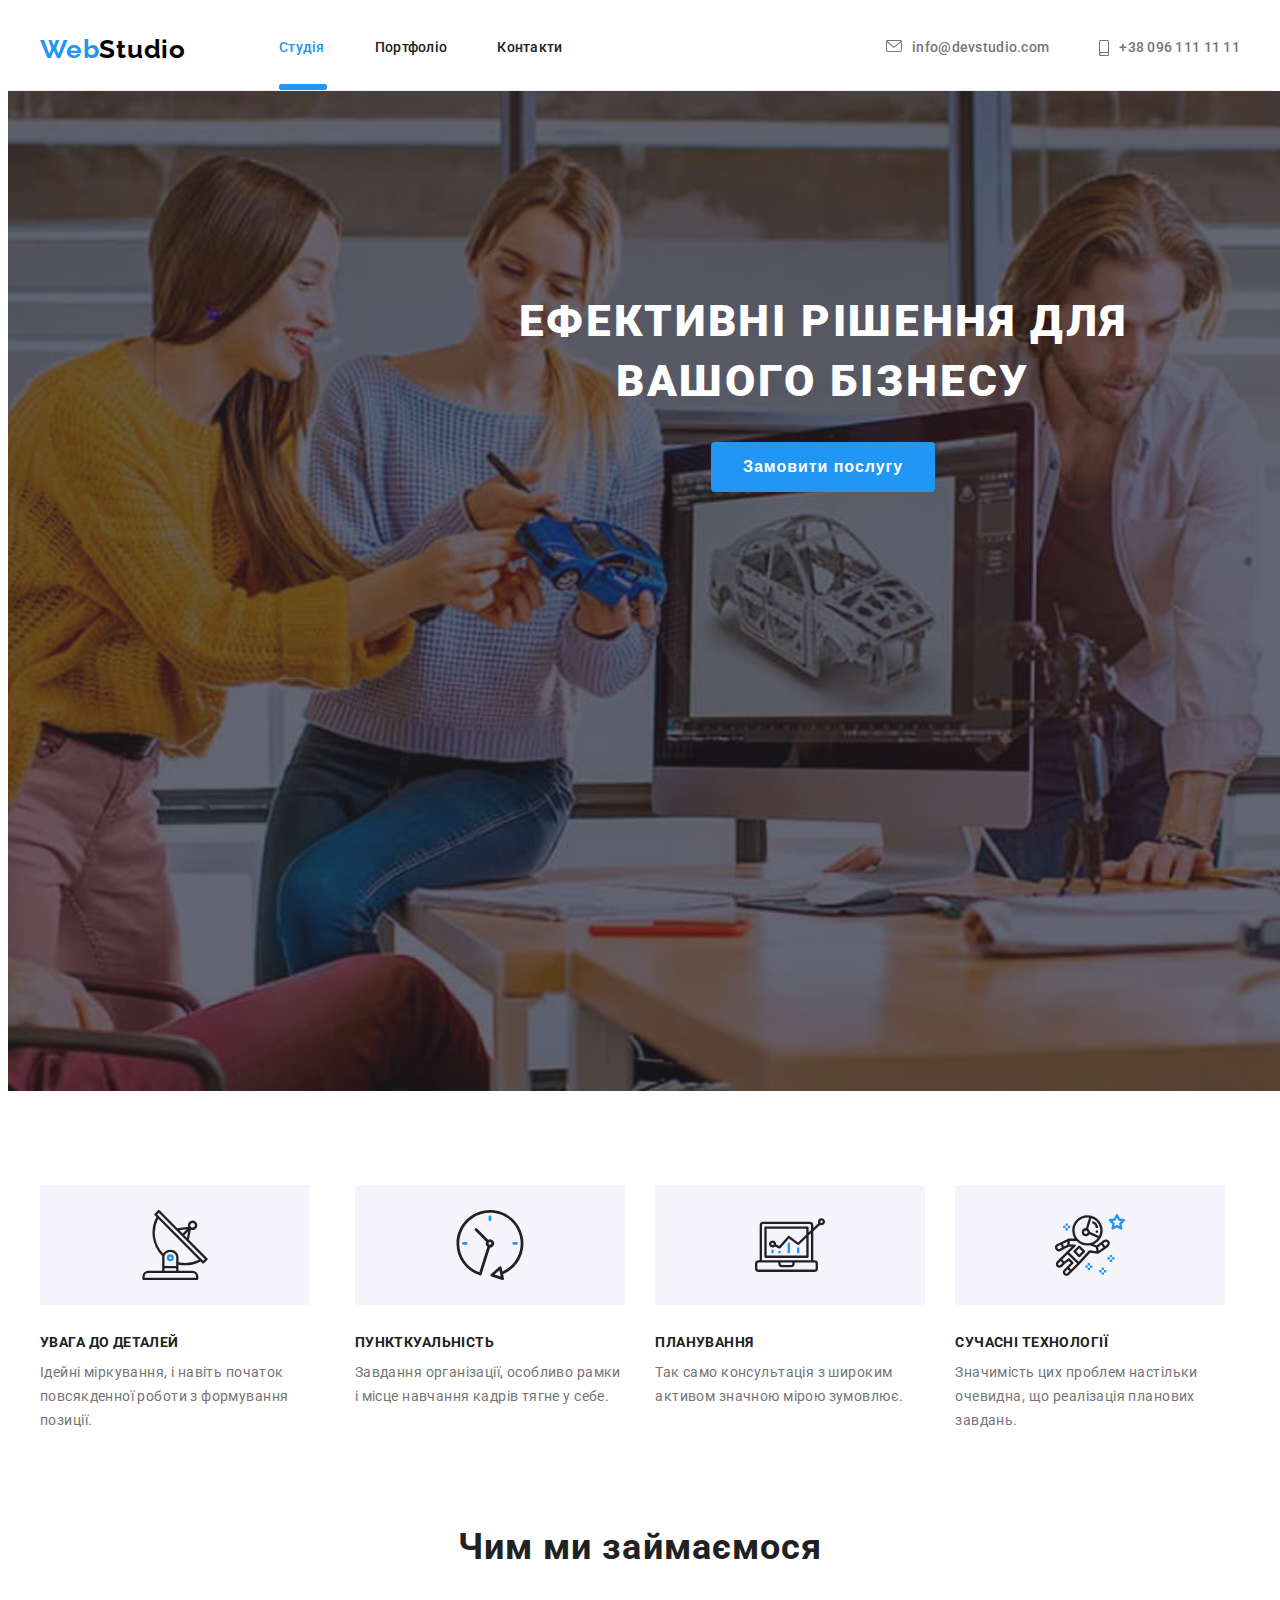
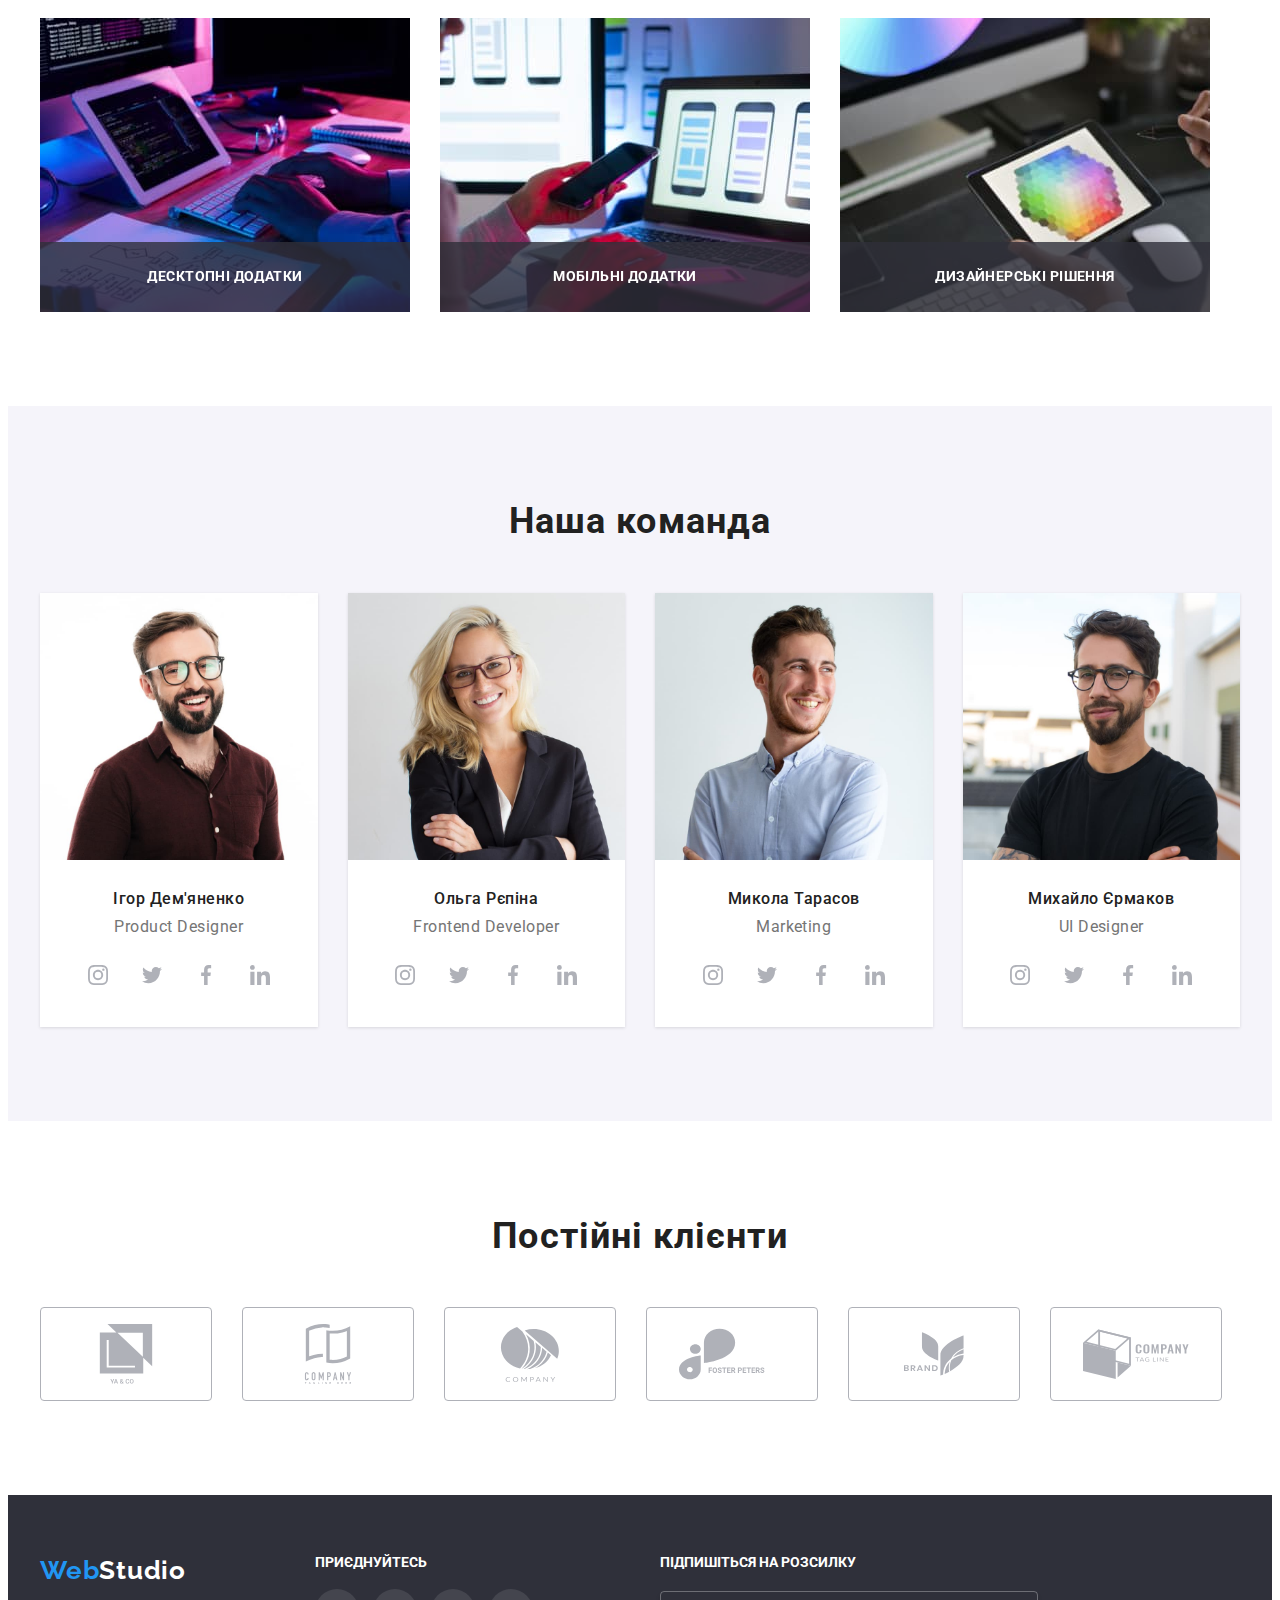
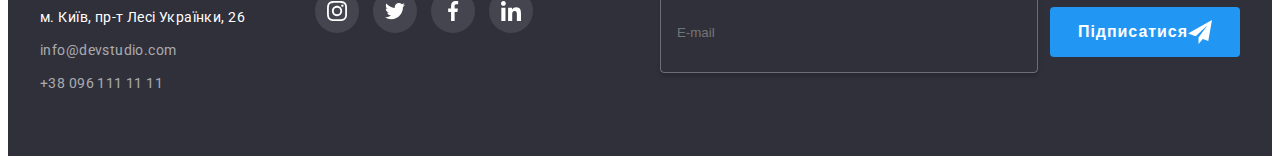
<file: index.html>
<!DOCTYPE html>
<html lang="uk">
    <head>
        <meta charset="UTF-8">
        <meta name="viewport" content="width=device-width, initial-scale=1.0">
        <link rel="preconnect" href="https://fonts.googleapis.com">
<link rel="preconnect" href="https://fonts.gstatic.com" crossorigin>
<link href="https://fonts.googleapis.com/css2?family=Raleway:wght@700&family=Roboto:wght@400;500;700;900&display=swap" rel="stylesheet">
<link rel="stylesheet" href="https://cdnjs.cloudflare.com/ajax/libs/modern-normalize/1.1.0/modern-normalize.min.css" integrity="sha512-wpPYUAdjBVSE4KJnH1VR1HeZfpl1ub8YT/NKx4PuQ5NmX2tKuGu6U/JRp5y+Y8XG2tV+wKQpNHVUX03MfMFn9Q==" crossorigin="anonymous" referrerpolicy="no-referrer" />
<link rel="stylesheet" href="css/styles.css">      
<title>Головна</title>
    </head>
    <body>
        <!--Верхня лінія-->
        <header>
            <div class="container headerdiv">
            <nav class="mainnav">
                <a href="./index.html" class="logomain"><span class="logoweb">Web</span>Studio</a>
                <ul class="menunav list">
                    <li><a class="mainmenu list current" href="index.html">Студія</a></li>
                    <li><a class="mainmenu list" href="portfolio.html">Портфоліо</a></li>
                    <li><a class="mainmenu list" href="">Контакти</a></li>
                </ul>
            </nav>
                <ul class="contactsnav list">
                    <li>
                        <div>
                        <a class="maincontacts list" href="mailto:info@devstudio.com">
                            <svg class="iconemail" width="16px" height="12px">
                                <use href="./images/symbols.svg#envelope"></use>
                            </svg>
                            info@devstudio.com
                        </a>
                        </div>
                    </li>
                    <li>
                        <div>
                        <a class="maincontacts list" href="tel:+380961111111">
                            <svg class="iconsmartphone" width="10px" height="16px">
                                <use href="./images/symbols.svg#smartphone"></use>
                            </svg>
                            +38 096 111 11 11
                        </a>
                        </div>
                    </li>
                </ul>
            </div>
        </header>
        <!--Шапка-->
        <main>
            <!--Герой-->
            <section class="mainpagebox">
                <div class="container overlay">
                <h1 class="mainpagetitle">
                    Ефективні рішення для Вашого бізнесу
                </h1>
                <button class="buttonopen" data-modal-open type="button">Замовити послугу</button>
                </div>
                <div data-modal class="backdrop is-hidden">
                    <div class="modal">
                        <button data-modal-close class="modalbutton">
                        <svg class="close" width="18px" height="18px"><use href="./images/symbol-defs.svg#close"></use></svg>
                        </button>
                        <p>Залиште свої дані, ми вам передзвонимо</p>
                        <form>
                            <div class="name">
                                <label class="form-label" type="name" for="username">Iм'я</label>
                                <input class="form-input" type="text" name="Name" id="username"/>
                                <svg width="18px" height="18px" class="nameitemform"><use href="./images/symbol-defin.svg#person-black"></use></svg>
                            </div>
                            <div class="phone">
                                <label class="form-label" type="phone" for="phone">Телефон</label>
                                <input class="form-input" type="tel" name="phone" id="phone"/>
                                <svg width="18px" height="18px" class="phoneitemform"><use href="./images/symbol-defin.svg#phone-black"></use></svg>
                            </div>
                            <div class="email">
                                <label class="form-label" type="email" for="email">Пошта</label>
                                <input class="form-input" type="email" name="email" id="email"/>
                                <svg width="18px" height="18px" class="emailitemform"><use href="./images/symbol-defin.svg#email-black"></use></svg>
                            </div>
                            <div class="comment">
                                <label class="form-label" type="textarea" for="textarea">Коментар</label>
                                <textarea class="form-input-agree" type="textarea" rows="6" name="textarea" id="textarea" placeholder="Введіть текст"></textarea>
                            </div>
                            <div class="agreetext">
                                <label class="agree-label">
                                    <input class="checkbox" type="checkbox" name="agreement"/>
                                    <span class="checkitem"><svg width="16" height="15"><use href="./images/defs.svg#icon-check"></use></svg></span>
                                    <p>Погоджуюся з розсилкою та приймаю <a class="agreelink" href="">Умови договору</a></p>
                                </label>
                            </div>
                            <button type="submit" class="agree">Відправити</button>
                        </form>
                    </div>
                </div>
            </section>
            <!--Особливості-->
            <section class="benefit">
                <div class="container">
                <h2 class="visually-hidden">Наші особливості</h2>
                <ul class="benefits list">
                    <li>
                        <div class="antenna">
                        <svg width="70px" height="70px"><use href="./images/icons.svg#antenna"></use></svg></div>
                        <h3 class="titlebenefits">Увага до деталей</h3>
                        <p class="textbenefits">Ідейні міркування, і навіть початок повсякденної роботи з формування позиції.</p>
                    </li>
                    <li>
                        <div class="clock">
                        <svg width="70px" height="70px"><use href="./images/icons.svg#clock"></use></svg></div>
                        <h3 class="titlebenefits">Пункткуальність</h3>
                        <p class="textbenefits">Завдання організації, особливо рамки і місце навчання кадрів тягне у себе.</p>
                    </li>
                    <li>
                        <div class="diagram">
                        <svg width="70px" height="70px"><use href="./images/icons.svg#diagram"></use></svg></div>
                        <h3 class="titlebenefits">Планування</h3>
                        <p class="textbenefits">Так само консультація з широким активом значною мірою зумовлює.</p>
                    </li>
                    <li>
                        <div class="astronaut">
                        <svg width="70px" height="70px"><use href="./images/icons.svg#astronaut"></use></svg></div>
                        <h3 class="titlebenefits">Сучасні технології</h3>
                        <p class="textbenefits">Значимість цих проблем настільки очевидна, що реалізація планових завдань.</p>
                    </li>
                </ul>
                </div>
            </section>
            <!--Чим ми займаємося-->
            <section class="work">
                <div class="container works">
                <h2>Чим ми займаємося</h2>
                <ul class="list">
                    <li class="working">
                        <img 
                        src="images/img01b.jpg" 
                        width="370" 
                        alt="programming"
                        >
                        <p>Десктопні додатки</p>
                    </li>
                    <li class="working">
                        <img 
                        src="images/img02b.jpg" 
                        width="370" 
                        alt="testing"
                        >
                        <p>Мобільні додатки</p>                           
                    </li>
                    <li class="working">
                        <img 
                        src="images/img03b.jpg" 
                        width="370" 
                        alt="design"
                        >
                        <p>Дизайнерські рішення</p>                         
                    </li>
                </ul>
                </div>
            </section>
            <!--Наша команда-->                        
            <section class="team">
                <div class="container teamsection">
                <h2 class="ourteamname">Наша команда</h2>
                <ul class="list">
                    <li class="teamsectionli">
                        <img 
                        src="images/img01a.jpg" 
                        width="260" 
                        alt="ihor_demyanenko"
                        >
                        <div class="teamdiv">
                        <h3 class="teammember">Ігор Дем'яненко</h3>
                        <p class="teamposition">Product Designer</p>
                        </div>
                            <ul class="teamicons">
                                <li><a class="teamiconlink" href="">
                                    <svg class="socialicon1" width="20px" height="20px"><use href="./images/icons.svg#instagram-1"></use></svg>
                                </a></li>
                                <li><a class="teamiconlink" href="">
                                    <svg class="socialicon1" width="20px" height="20px"><use href="./images/icons.svg#twitter-1"></use></svg>
                                </a></li>
                                <li><a class="teamiconlink" href="">
                                    <svg class="socialicon1" width="20px" height="20px"><use href="./images/icons.svg#facebook-1"></use></svg>
                                </a></li>
                                <li><a class="teamiconlink" href="">
                                    <svg class="socialicon1" width="20px" height="20px"><use href="./images/icons.svg#linkedin-1"></use></svg>
                                </a></li>
                            </ul>
                    </li>
                    <li class="teamsectionli">
                        <img 
                        src="images/img02a.jpg" 
                        width="260" 
                        alt="olha_repina"
                        >
                        <div class="teamdiv">
                        <h3 class="teammember">Ольга Рєпіна</h3>
                        <p class="teamposition">Frontend Developer</p>
                        </div>
                            <ul class="teamicons">
                                <li><a class="teamiconlink" href="">
                                    <svg class="socialicon1" width="20px" height="20px"><use href="./images/icons.svg#instagram-1"></use></svg>
                                </a></li>
                                <li><a class="teamiconlink" href="">
                                    <svg class="socialicon1" width="20px" height="20px"><use href="./images/icons.svg#twitter-1"></use></svg>
                                </a></li>
                                <li><a class="teamiconlink" href="">
                                    <svg class="socialicon1" width="20px" height="20px"><use href="./images/icons.svg#facebook-1"></use></svg>
                                </a></li>
                                <li><a class="teamiconlink" href="">
                                    <svg class="socialicon1" width="20px" height="20px"><use href="./images/icons.svg#linkedin-1"></use></svg>
                                </a></li>
                            </ul>
                    </li>
                    <li class="teamsectionli">
                        <img 
                        src="images/img03a.jpg" 
                        width="260" 
                        alt="mykola_tarasov"
                        >
                        <div class="teamdiv">
                        <h3 class="teammember">Микола Тарасов</h3>
                        <p class="teamposition">Marketing</p>
                        </div>
                            <ul class="teamicons">
                                <li><a class="teamiconlink" href="">
                                    <svg class="socialicon1" width="20px" height="20px"><use href="./images/icons.svg#instagram-1"></use></svg>
                                </a></li>
                                <li><a class="teamiconlink" href="">
                                    <svg class="socialicon1" width="20px" height="20px"><use href="./images/icons.svg#twitter-1"></use></svg>
                                </a></li>
                                <li><a class="teamiconlink" href="">
                                    <svg class="socialicon1" width="20px" height="20px"><use href="./images/icons.svg#facebook-1"></use></svg>
                                </a></li>
                                <li><a class="teamiconlink" href="">
                                    <svg class="socialicon1" width="20px" height="20px"><use href="./images/icons.svg#linkedin-1"></use></svg>
                                </a></li>
                            </ul>
                    </li>
                    <li class="teamsectionli">
                        <img 
                        src="images/img04a.jpg" 
                        width="260" 
                        alt="mykhailo_yermakov"
                        >
                        <div class="teamdiv">
                        <h3 class="teammember">Михайло Єрмаков</h3>
                        <p class="teamposition">UI Designer</p>
                        </div>
                            <ul class="teamicons">
                                <li><a class="teamiconlink" href="">
                                    <svg class="socialicon1" width="20px" height="20px"><use href="./images/icons.svg#instagram-1"></use></svg>
                                </a></li>
                                <li><a class="teamiconlink" href="">
                                    <svg class="socialicon1" width="20px" height="20px"><use href="./images/icons.svg#twitter-1"></use></svg>
                                </a></li>
                                <li><a class="teamiconlink" href="">
                                    <svg class="socialicon1" width="20px" height="20px"><use href="./images/icons.svg#facebook-1"></use></svg>
                                </a></li>
                                <li><a class="teamiconlink" href="">
                                    <svg class="socialicon1" width="20px" height="20px"><use href="./images/icons.svg#linkedin-1"></use></svg>
                                </a></li>
                            </ul>
                    </li>
                </ul>
                </div>
            </section>
                    <!--Клієнти-->                        
                    <section class="clients">
                        <div class="container clientlist">
                        <h2 class="ourclients">Постійні клієнти</h2>
                        <ul class="listclients">
                            <li><a class="linkclients" href=""><svg class="iconclients" width="106" height="60"><use href="./images/icons.svg#client1"></use></svg></a>
                            </li>
                            <li><a class="linkclients" href=""><svg class="iconclients" width="106" height="60"><use href="./images/icons.svg#client2"></use></svg></a>
                            </li>
                            <li><a class="linkclients" href=""><svg class="iconclients" width="106" height="60"><use href="./images/icons.svg#client3"></use></svg></a>
                            </li>
                            <li><a class="linkclients" href=""><svg class="iconclients" width="106" height="60"><use href="./images/icons.svg#client4"></use></svg></a>
                            </li>
                            <li><a class="linkclients" href=""><svg class="iconclients" width="106" height="60"><use href="./images/icons.svg#client5"></use></svg></a>
                            </li>
                            <li><a class="linkclients" href=""><svg class="iconclients" width="106" height="60"><use href="./images/icons.svg#client6"></use></svg></a>
                            </li>
                        </ul>
                        </div>
                    </section>
        </main>
        <footer>
        <!--Підвал-->
        <div class="container footerdiv">
            <div class="footercolumn1">
            <a href="/" class="logofooter"><span class="logoweb">Web</span><span class="logostudio">Studio</span></a>
            <address>
            <ul class="list">
               <li class="postaladdress"><a href="https://goo.gl/maps/3s3zqB7Dk2urCySu9">м. Київ, пр-т Лесі Українки, 26</a></li>
               <li class="otheraddress"><a href="mailto:info@devstudio.com">info@devstudio.com</a></li>
               <li class="otheraddress"><a href="tel:+380961111111">+38 096 111 11 11</a></li>
            </ul>
            </address>
            </div>
            <div class="footercolumn2">
            <p>Приєднуйтесь</p>
            <ul>
                <li class="instagramfooter">
                    <a class="linkinstagram" href="" title="Instagram">
                        <svg width="20px" height="20px"><use href="./images/icons.svg#instagram-2"></use></svg>
                    </a>
                </li>
                <li class="twitterfooter">
                    <a class="linktwitter" href="" title="Twitter">
                        <svg width="20px" height="20px"><use href="./images/icons.svg#twitter-2"></use></svg>
                    </a>    
                </li>
                <li class="facebookfooter">
                    <a class="linkfacebook" href="" title="Facebook">
                        <svg width="20px" height="20px"><use href="./images/icons.svg#facebook-2"></use></svg>
                    </a>
                </li>
                <li class="linkedinfooter">
                    <a class="linklinkedin" href="" title="Linkedin">
                        <svg width="20px" height="20px"><use href="./images/icons.svg#linkedin-2"></use></svg>
                    </a>
                </li>
            </ul>
            </div>
            <div class="footercolumn3">
                <p>Підпишіться на розсилку</p>
                <form>
                    <input class="inputfooter" type="Email" name="Email" placeholder="E-mail"/>
                    <button class="btnfooter" type="button" name="signup">
                            Підписатися
                            <svg width="24px" height="24px"><use href="./images/symbol-defin.svg#icon-send"></use></svg>
                    </button>
                </form>
            </div>
        </div>
        </footer>
        <script src="./js/modal.js"></script>
    </body>
</html>
</file>
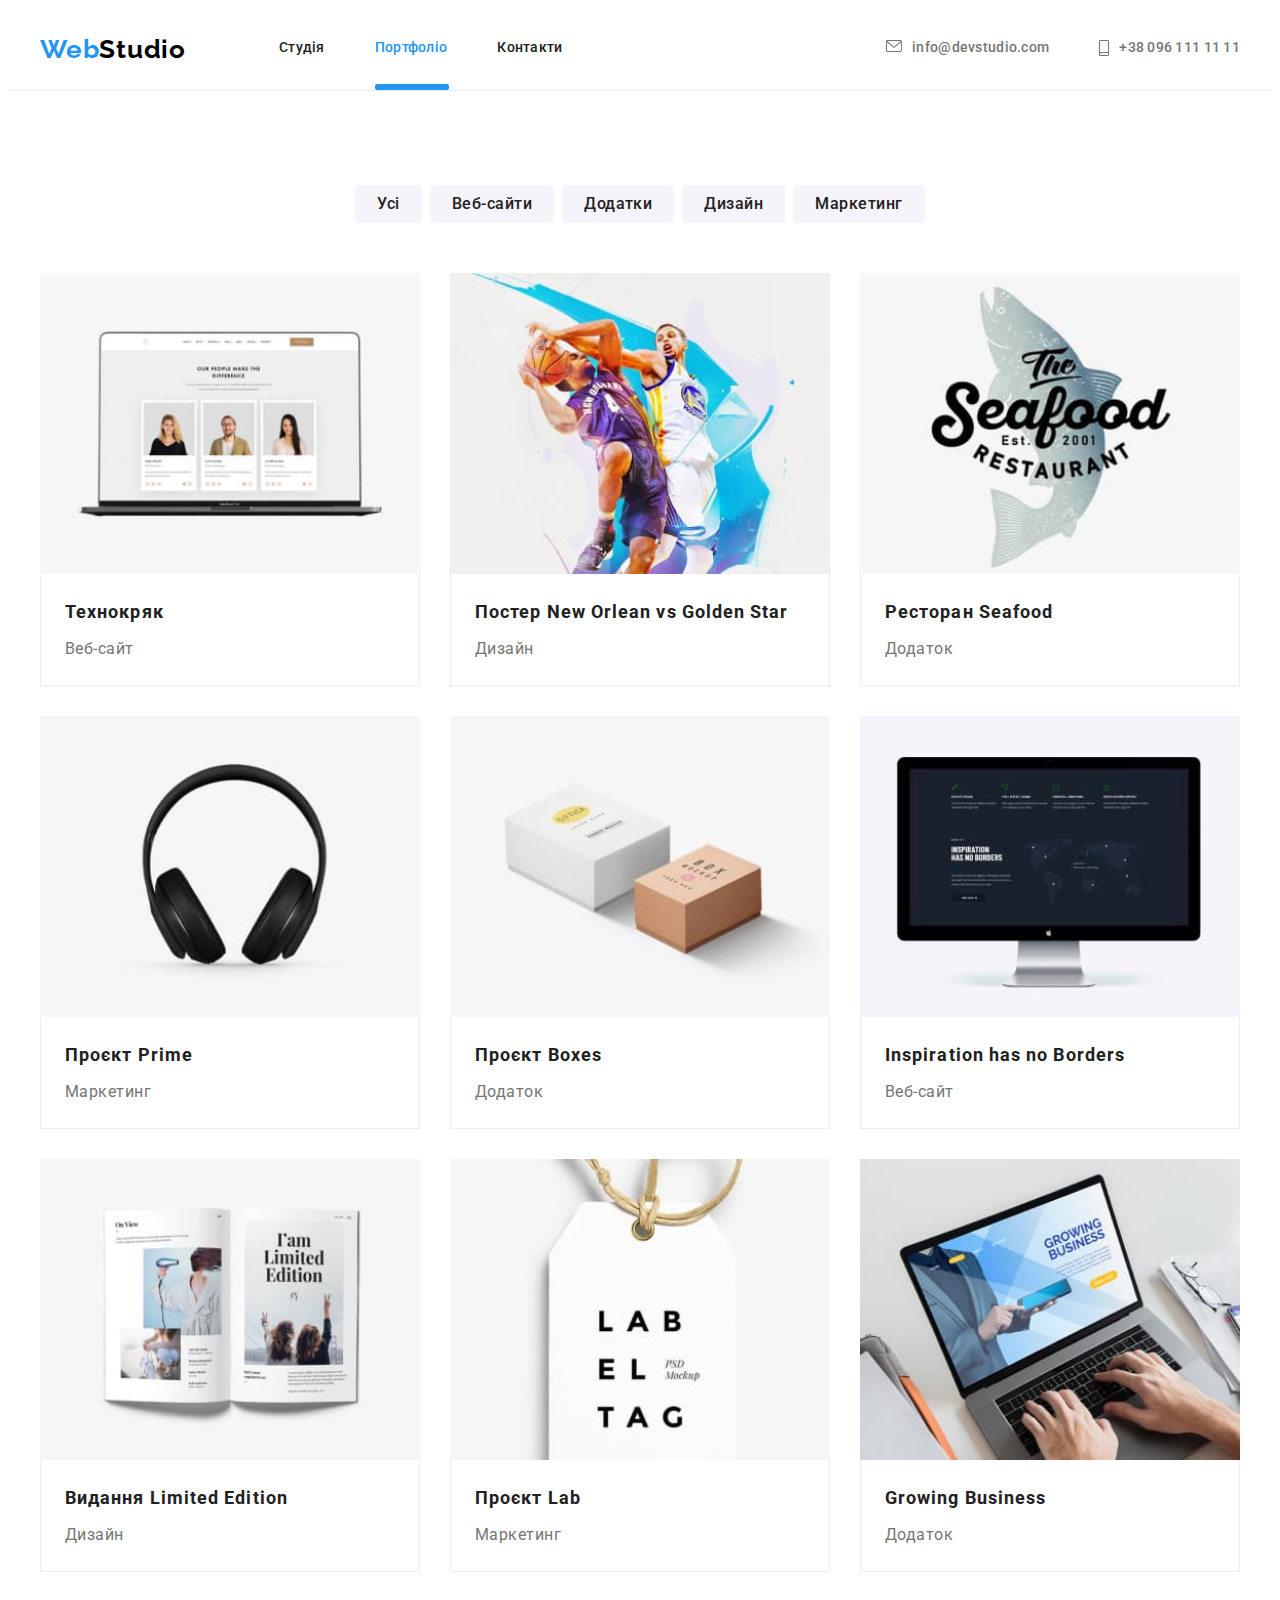
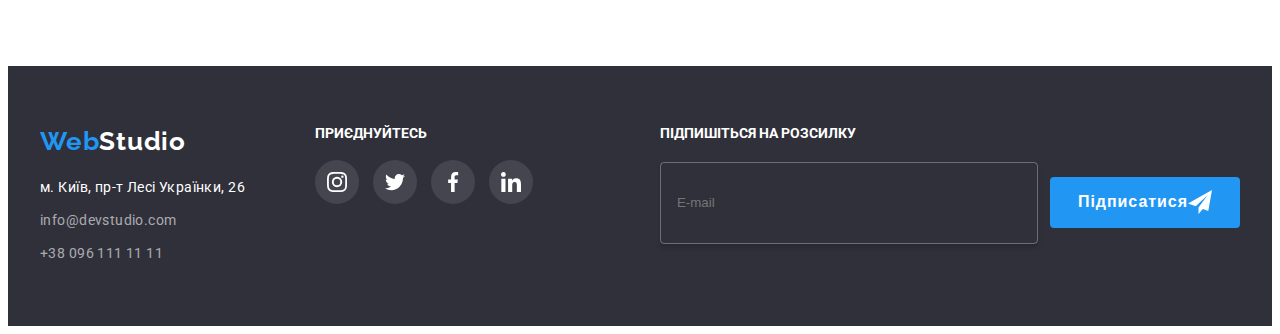
<file: portfolio.html>
<!DOCTYPE html>
<html lang="uk">
<head>
    <meta charset="UTF-8">
    <meta name="viewport" content="width=device-width, initial-scale=1.0">
    <link rel="preconnect" href="https://fonts.googleapis.com">
<link rel="preconnect" href="https://fonts.gstatic.com" crossorigin>
<link href="https://fonts.googleapis.com/css2?family=Raleway:wght@700&family=Roboto:wght@400;500;700;900&display=swap" rel="stylesheet">
<link rel="stylesheet" href="https://cdnjs.cloudflare.com/ajax/libs/modern-normalize/1.1.0/modern-normalize.min.css" integrity="sha512-wpPYUAdjBVSE4KJnH1VR1HeZfpl1ub8YT/NKx4PuQ5NmX2tKuGu6U/JRp5y+Y8XG2tV+wKQpNHVUX03MfMFn9Q==" crossorigin="anonymous" referrerpolicy="no-referrer" />
<link rel="stylesheet" href="css/styles.css">
<title>Портфоліо</title>
</head>
<body>
        <!--Верхня лінія-->
        <header>
            <div class="container headerdiv">
            <nav class="mainnav">
                <a href="./index.html" class="logomain"><span class="logoweb">Web</span>Studio</a>
                <ul class="menunav list">
                    <li><a class="mainmenu list" href="index.html">Студія</a></li>
                    <li><a class="mainmenu list current" href="portfolio.html">Портфоліо</a></li>
                    <li><a class="mainmenu list" href="">Контакти</a></li>
                </ul>
            </nav>
            <ul class="contactsnav list">
                <li>
                    <div>
                    <a class="maincontacts list" href="mailto:info@devstudio.com">
                        <svg class="iconemail" width="16px" height="12px">
                            <use href="./images/symbols.svg#envelope"></use>
                        </svg>
                        info@devstudio.com
                    </a>
                    </div>
                </li>
                <li>
                    <div>
                    <a class="maincontacts list" href="tel:+380961111111">
                        <svg class="iconsmartphone" width="10px" height="16px">
                            <use href="./images/symbols.svg#smartphone"></use>
                        </svg>
                        +38 096 111 11 11
                    </a>
                    </div>
                </li>
            </ul>
            </div>
        </header>
    <!--Шапка-->
    <main>
        <!--Перелік проектів-->
        <section class="pageportfolio">
            <div class="container portfolio">
            <h1 class="visually-hidden">Портфоліо робіт</h1>
            <ul class="projects">
                <li><button class="projectsbutton" type="button">Усі</button></li>
                <li><button class="projectsbutton" type="button">Веб-сайти</button></li>
                <li><button class="projectsbutton" type="button">Додатки</button></li>
                <li><button class="projectsbutton" type="button">Дизайн</button></li>
                <li><button class="projectsbutton" type="button">Маркетинг</button></li>
            </ul>
            <ul class="projectname list">
                <li class="projectlist"><a class="namelink" href="">
                    <div class="thumb">
                        <img src="./images/portfolio01.jpg" width="370" height="294" alt="Технокряк">
                        <div class="overlayproject"><p>Ресурс пропонує комплексні пропозиції з різним рівнем функціоналу та сервісів. Все це дозволить відвідувачу отримати вичерпні відомості про компанію чи приватну особу.</p></div>
                    </div>
                    <div class="portfolioflex">
                    <h2 class="portfoliotitle">Технокряк</h2>
                    <p class="description">Веб-сайт</p>
                    </div>
                    </a>
                </li>
                <li class="projectlist"><a class="namelink" href="">
                    <div class="thumb">
                        <img class="projectimg" src="./images/portfolio02.jpg" width="370" height="294" alt="Постер New Orlean vs Golden Star">
                        <div class="overlayproject"><p>Ресурс пропонує комплексні пропозиції з різним рівнем функціоналу та сервісів. Все це дозволить відвідувачу отримати вичерпні відомості про компанію чи приватну особу.</p></div>
                    </div>
                    <div class="portfolioflex">
                    <h2 class="portfoliotitle">Постер New Orlean vs Golden Star</h2>
                    <p class="description">Дизайн</p>
                    </div>
                    </a>
                </li>
                <li class="projectlist"><a class="namelink" href="">
                    <div class="thumb">
                        <img class="projectimg" src="./images/portfolio03.jpg" width="370" height="294" alt="Ресторан Seafood">
                        <div class="overlayproject"><p>Ресурс пропонує комплексні пропозиції з різним рівнем функціоналу та сервісів. Все це дозволить відвідувачу отримати вичерпні відомості про компанію чи приватну особу.</p></div>
                    </div>
                    <div class="portfolioflex">
                    <h2 class="portfoliotitle">Ресторан Seafood</h2>
                    <p class="description">Додаток</p>
                    </div>
                    </a>
                </li>
                <li class="projectlist"><a class="namelink" href="">
                    <div class="thumb">
                        <img class="projectimg" src="./images/portfolio04.jpg" width="370" height="294" alt="Проєкт Prime">
                        <div class="overlayproject"><p>Ресурс пропонує комплексні пропозиції з різним рівнем функціоналу та сервісів. Все це дозволить відвідувачу отримати вичерпні відомості про компанію чи приватну особу.</p></div>
                    </div>
                    <div class="portfolioflex">
                    <h2 class="portfoliotitle">Проєкт Prime</h2>
                    <p class="description">Маркетинг</p>
                    </div>
                    </a>
                </li>
                <li class="projectlist"><a class="namelink" href="">
                    <div class="thumb">
                        <img class="projectimg" src="./images/portfolio05.jpg" width="370" height="294" alt="Проєкт Boxes">
                        <div class="overlayproject"><p>Ресурс пропонує комплексні пропозиції з різним рівнем функціоналу та сервісів. Все це дозволить відвідувачу отримати вичерпні відомості про компанію чи приватну особу.</p></div>
                    </div>
                    <div class="portfolioflex">
                    <h2 class="portfoliotitle">Проєкт Boxes</h2>
                    <p class="description">Додаток</p>
                    </div>
                    </a>
                </li>
                <li class="projectlist"><a class="namelink" href="">
                    <div class="thumb">
                        <img class="projectimg" src="./images/portfolio06.jpg" width="370" height="294" alt="Inspiration has no Borders">
                        <div class="overlayproject"><p>Ресурс пропонує комплексні пропозиції з різним рівнем функціоналу та сервісів. Все це дозволить відвідувачу отримати вичерпні відомості про компанію чи приватну особу.</p></div>
                    </div>
                    <div class="portfolioflex">
                    <h2 class="portfoliotitle">Inspiration has no Borders</h2>
                    <p class="description">Веб-сайт</p>
                    </div>
                    </a>
                </li>
                <li class="projectlist"><a class="namelink" href="">
                    <div class="thumb">
                        <img class="projectimg" src="./images/portfolio07.jpg" width="370" height="294" alt="Видання Limited Edition">
                        <div class="overlayproject"><p>Ресурс пропонує комплексні пропозиції з різним рівнем функціоналу та сервісів. Все це дозволить відвідувачу отримати вичерпні відомості про компанію чи приватну особу.</p></div>
                    </div>
                    <div class="portfolioflex">
                    <h2 class="portfoliotitle">Видання Limited Edition</h2>
                    <p class="description">Дизайн</p>
                    </div>
                    </a>
                </li>
                <li class="projectlist"><a class="namelink" href="">
                    <div class="thumb">
                        <img class="projectimg" src="./images/portfolio08.jpg" width="370" height="294" alt="Проєкт Lab">
                        <div class="overlayproject"><p>Ресурс пропонує комплексні пропозиції з різним рівнем функціоналу та сервісів. Все це дозволить відвідувачу отримати вичерпні відомості про компанію чи приватну особу.</p></div>
                    </div>
                    <div class="portfolioflex">
                    <h2 class="portfoliotitle">Проєкт Lab</h2>
                    <p class="description">Маркетинг</p>
                    </div>
                    </a>
                </li>
                <li class="projectlist"><a class="namelink" href="">
                    <div class="thumb">
                        <img class="projectimg" src="./images/portfolio09.jpg" width="370" height="294" alt="Growing Business">
                        <div class="overlayproject"><p>Ресурс пропонує комплексні пропозиції з різним рівнем функціоналу та сервісів. Все це дозволить відвідувачу отримати вичерпні відомості про компанію чи приватну особу.</p></div>
                    </div>
                    <div class="portfolioflex">
                    <h2 class="portfoliotitle">Growing Business</h2>
                    <p class="description">Додаток</p>
                    </div>
                    </a>
                </li>
            </ul>
            </div>
        </section>
    </main>
    <footer>
        <!--Підвал-->
        <div class="container footerdiv">
            <div class="footercolumn1">
            <a href="/" class="logofooter"><span class="logoweb">Web</span><span class="logostudio">Studio</span></a>
            <address>
            <ul class="list">
               <li class="postaladdress"><a href="https://goo.gl/maps/3s3zqB7Dk2urCySu9">м. Київ, пр-т Лесі Українки, 26</a></li>
               <li class="otheraddress"><a href="mailto:info@devstudio.com">info@devstudio.com</a></li>
               <li class="otheraddress"><a href="tel:+380961111111">+38 096 111 11 11</a></li>
            </ul>
            </address>
            </div>
            <div class="footercolumn2">
            <p>Приєднуйтесь</p>
            <ul>
                <li class="instagramfooter">
                    <a class="linkinstagram" href="" title="Instagram">
                        <svg width="20px" height="20px"><use href="./images/icons.svg#instagram-2"></use></svg>
                    </a>
                </li>
                <li class="twitterfooter">
                    <a class="linktwitter" href="" title="Twitter">
                        <svg width="20px" height="20px"><use href="./images/icons.svg#twitter-2"></use></svg>
                    </a>    
                </li>
                <li class="facebookfooter">
                    <a class="linkfacebook" href="" title="Facebook">
                        <svg width="20px" height="20px"><use href="./images/icons.svg#facebook-2"></use></svg>
                    </a>
                </li>
                <li class="linkedinfooter">
                    <a class="linklinkedin" href="" title="Linkedin">
                        <svg width="20px" height="20px"><use href="./images/icons.svg#linkedin-2"></use></svg>
                    </a>
                </li>
            </ul>
            </div>
            <div class="footercolumn3">
                <p>Підпишіться на розсилку</p>
                <form>
                    <input class="inputfooter" type="Email" name="Email" placeholder="E-mail"/>
                    <button class="btnfooter" type="button" name="signup">
                            Підписатися
                            <svg width="24px" height="24px"><use href="./images/symbol-defin.svg#icon-send"></use></svg>
                    </button>
                </form>
            </div>
        </div>
        </footer>
        <script src="./js/modal.js"></script>
</body>
</html>
</file>
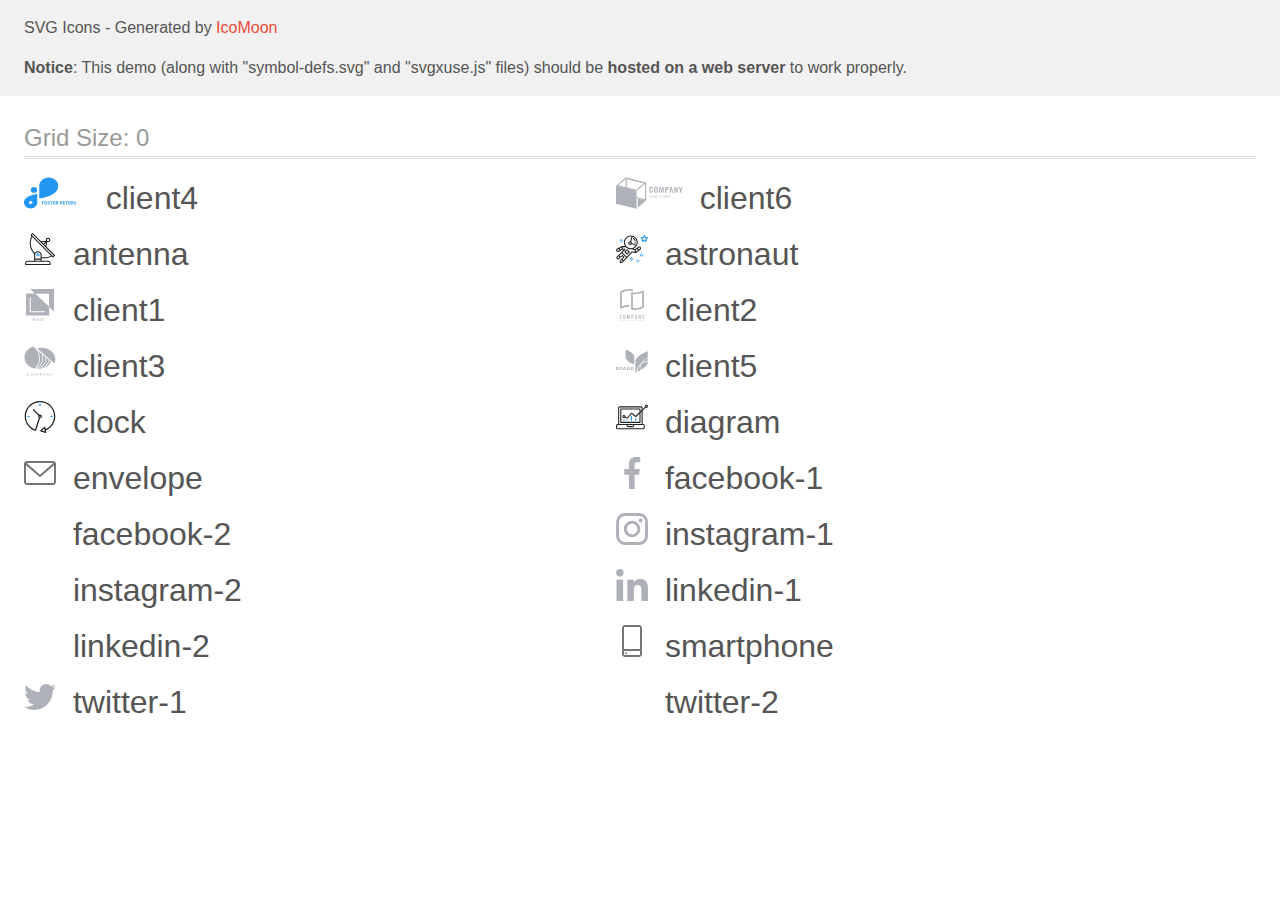
<file: icons/demo-external-svg.html>
<!doctype html>
<html>
<head>
    <title>IcoMoon - SVG Icons</title>
    <meta charset="utf-8">
    <meta name="viewport" content="width=device-width, initial-scale=1">
    <link rel="stylesheet" href="demo-files/demo.css">
    <link rel="stylesheet" href="style.css">
</head>
<body>
<header class="bgc1 clearfix">
<div class="mhl">
    <p>SVG Icons - Generated by <a href="https://icomoon.io/app">IcoMoon</a></p><p><strong>Notice</strong>: This demo (along with "symbol-defs.svg" and "svgxuse.js" files) should be <b>hosted on a web server</b> to work properly.</p>
</div>
</header>
    <div class="clearfix mhl ptl">
        <h1 class="mvm mtn fgc1">Grid Size: 0</h1>
        <div class="glyph fs1">
            <div class="clearfix pbs">
                <svg class="icon client4"><use xlink:href="symbol-defs.svg#client4"></use></svg><span class="name"> client4</span>
            </div>
        </div>
        <div class="glyph fs1">
            <div class="clearfix pbs">
                <svg class="icon client6"><use xlink:href="symbol-defs.svg#client6"></use></svg><span class="name"> client6</span>
            </div>
        </div>
        <div class="glyph fs1">
            <div class="clearfix pbs">
                <svg class="icon antenna"><use xlink:href="symbol-defs.svg#antenna"></use></svg><span class="name"> antenna</span>
            </div>
        </div>
        <div class="glyph fs1">
            <div class="clearfix pbs">
                <svg class="icon astronaut"><use xlink:href="symbol-defs.svg#astronaut"></use></svg><span class="name"> astronaut</span>
            </div>
        </div>
        <div class="glyph fs1">
            <div class="clearfix pbs">
                <svg class="icon client1"><use xlink:href="symbol-defs.svg#client1"></use></svg><span class="name"> client1</span>
            </div>
        </div>
        <div class="glyph fs1">
            <div class="clearfix pbs">
                <svg class="icon client2"><use xlink:href="symbol-defs.svg#client2"></use></svg><span class="name"> client2</span>
            </div>
        </div>
        <div class="glyph fs1">
            <div class="clearfix pbs">
                <svg class="icon client3"><use xlink:href="symbol-defs.svg#client3"></use></svg><span class="name"> client3</span>
            </div>
        </div>
        <div class="glyph fs1">
            <div class="clearfix pbs">
                <svg class="icon client5"><use xlink:href="symbol-defs.svg#client5"></use></svg><span class="name"> client5</span>
            </div>
        </div>
        <div class="glyph fs1">
            <div class="clearfix pbs">
                <svg class="icon clock"><use xlink:href="symbol-defs.svg#clock"></use></svg><span class="name"> clock</span>
            </div>
        </div>
        <div class="glyph fs1">
            <div class="clearfix pbs">
                <svg class="icon diagram"><use xlink:href="symbol-defs.svg#diagram"></use></svg><span class="name"> diagram</span>
            </div>
        </div>
        <div class="glyph fs1">
            <div class="clearfix pbs">
                <svg class="icon envelope"><use xlink:href="symbol-defs.svg#envelope"></use></svg><span class="name"> envelope</span>
            </div>
        </div>
        <div class="glyph fs1">
            <div class="clearfix pbs">
                <svg class="icon facebook-1"><use xlink:href="symbol-defs.svg#facebook-1"></use></svg><span class="name"> facebook-1</span>
            </div>
        </div>
        <div class="glyph fs1">
            <div class="clearfix pbs">
                <svg class="icon facebook-2"><use xlink:href="symbol-defs.svg#facebook-2"></use></svg><span class="name"> facebook-2</span>
            </div>
        </div>
        <div class="glyph fs1">
            <div class="clearfix pbs">
                <svg class="icon instagram-1"><use xlink:href="symbol-defs.svg#instagram-1"></use></svg><span class="name"> instagram-1</span>
            </div>
        </div>
        <div class="glyph fs1">
            <div class="clearfix pbs">
                <svg class="icon instagram-2"><use xlink:href="symbol-defs.svg#instagram-2"></use></svg><span class="name"> instagram-2</span>
            </div>
        </div>
        <div class="glyph fs1">
            <div class="clearfix pbs">
                <svg class="icon linkedin-1"><use xlink:href="symbol-defs.svg#linkedin-1"></use></svg><span class="name"> linkedin-1</span>
            </div>
        </div>
        <div class="glyph fs1">
            <div class="clearfix pbs">
                <svg class="icon linkedin-2"><use xlink:href="symbol-defs.svg#linkedin-2"></use></svg><span class="name"> linkedin-2</span>
            </div>
        </div>
        <div class="glyph fs1">
            <div class="clearfix pbs">
                <svg class="icon smartphone"><use xlink:href="symbol-defs.svg#smartphone"></use></svg><span class="name"> smartphone</span>
            </div>
        </div>
        <div class="glyph fs1">
            <div class="clearfix pbs">
                <svg class="icon twitter-1"><use xlink:href="symbol-defs.svg#twitter-1"></use></svg><span class="name"> twitter-1</span>
            </div>
        </div>
        <div class="glyph fs1">
            <div class="clearfix pbs">
                <svg class="icon twitter-2"><use xlink:href="symbol-defs.svg#twitter-2"></use></svg><span class="name"> twitter-2</span>
            </div>
        </div>
  </div>
<script defer src="svgxuse.js"></script>
</body>
</html>
</file>
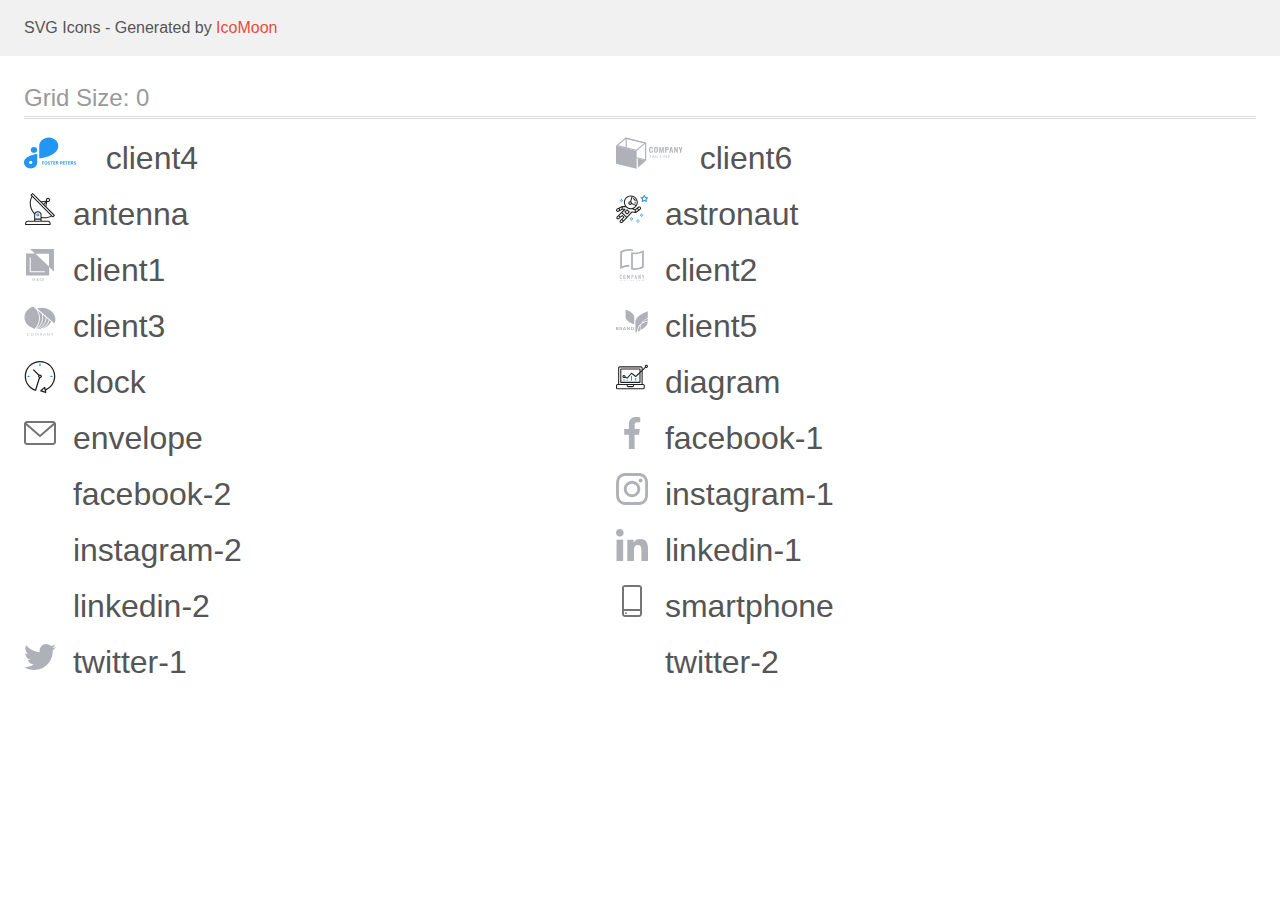
<file: icons/demo.html>
<!doctype html>
<html>
<head>
    <title>IcoMoon - SVG Icons</title>
    <meta charset="utf-8">
    <meta name="viewport" content="width=device-width, initial-scale=1">
    <link rel="stylesheet" href="demo-files/demo.css">
    <link rel="stylesheet" href="style.css">
</head>
<body>
<svg aria-hidden="true" style="position: absolute; width: 0; height: 0; overflow: hidden;" version="1.1" xmlns="http://www.w3.org/2000/svg" xmlns:xlink="http://www.w3.org/1999/xlink">
<defs>
<symbol id="client4" viewBox="0 0 65 32">
<path fill="#2196f3" style="fill: var(--color1, #2196f3)" d="M10.016 9.983h-0.002c-1.827 0-3.308 1.316-3.308 2.94v0.002c0 1.624 1.481 2.94 3.308 2.94h0.002c1.827 0 3.308-1.316 3.308-2.94v-0.002c0-1.624-1.481-2.94-3.308-2.94z"></path>
<path fill="#2196f3" style="fill: var(--color1, #2196f3)" d="M34.434 9.043c-0.005-2.255-1.015-4.417-2.81-6.012s-4.226-2.493-6.764-2.498v0c-2.538 0.004-4.972 0.902-6.767 2.497s-2.806 3.757-2.811 6.013v0 12.436c0 0 19.149-1.895 19.151-12.434v-0.002z"></path>
<path fill="#2196f3" style="fill: var(--color1, #2196f3)" d="M0 25.562c0.005 1.569 0.708 3.073 1.956 4.183s2.94 1.735 4.706 1.74v0c1.765-0.005 3.457-0.63 4.705-1.739s1.952-2.613 1.957-4.182v0-8.654c0 0-13.325 1.32-13.325 8.652zM6.662 27.112c-0.345 0-0.682-0.091-0.969-0.261s-0.511-0.413-0.643-0.696c-0.132-0.283-0.167-0.595-0.099-0.896s0.233-0.577 0.477-0.794 0.555-0.364 0.893-0.424c0.338-0.060 0.689-0.029 1.008 0.088s0.591 0.316 0.783 0.571c0.192 0.255 0.294 0.555 0.294 0.861 0.001 0.204-0.044 0.406-0.131 0.595s-0.216 0.36-0.378 0.505c-0.162 0.145-0.355 0.259-0.567 0.338s-0.439 0.119-0.669 0.119v-0.006z"></path>
<path fill="#2196f3" style="fill: var(--color1, #2196f3)" d="M20.128 26.258h-1.286v1.328h-0.67v-3.25h2.116v0.542h-1.446v0.839h1.286v0.54zM23.346 26.035c0 0.32-0.057 0.6-0.17 0.842s-0.275 0.427-0.487 0.558c-0.21 0.131-0.451 0.196-0.723 0.196-0.269 0-0.51-0.065-0.721-0.194s-0.375-0.314-0.491-0.554c-0.116-0.241-0.175-0.518-0.176-0.83v-0.161c0-0.32 0.057-0.601 0.172-0.844 0.116-0.244 0.279-0.431 0.489-0.56 0.211-0.131 0.452-0.196 0.723-0.196s0.511 0.065 0.721 0.196c0.211 0.129 0.374 0.316 0.489 0.56 0.116 0.242 0.174 0.523 0.174 0.841v0.145zM22.668 25.888c0-0.341-0.061-0.6-0.183-0.777s-0.296-0.266-0.522-0.266c-0.225 0-0.398 0.088-0.52 0.263-0.122 0.174-0.184 0.43-0.185 0.768v0.158c0 0.332 0.061 0.589 0.183 0.772s0.298 0.275 0.527 0.275c0.225 0 0.397-0.088 0.518-0.263 0.121-0.177 0.182-0.434 0.183-0.772v-0.158zM25.518 26.734c0-0.126-0.045-0.223-0.134-0.29-0.089-0.068-0.25-0.14-0.482-0.214-0.232-0.076-0.416-0.15-0.551-0.223-0.369-0.199-0.554-0.468-0.554-0.806 0-0.176 0.049-0.332 0.147-0.469 0.1-0.138 0.242-0.246 0.426-0.324 0.186-0.077 0.394-0.116 0.625-0.116 0.232 0 0.439 0.042 0.621 0.127 0.181 0.083 0.322 0.202 0.422 0.355 0.101 0.153 0.152 0.327 0.152 0.522h-0.67c0-0.149-0.047-0.264-0.141-0.346-0.094-0.083-0.225-0.125-0.395-0.125-0.164 0-0.291 0.035-0.382 0.105-0.091 0.068-0.136 0.159-0.136 0.272 0 0.106 0.053 0.194 0.158 0.266 0.107 0.071 0.264 0.138 0.471 0.201 0.381 0.115 0.659 0.257 0.833 0.426s0.261 0.381 0.261 0.634c0 0.281-0.106 0.502-0.319 0.663-0.213 0.159-0.499 0.239-0.859 0.239-0.25 0-0.478-0.045-0.683-0.136-0.205-0.092-0.362-0.218-0.471-0.377-0.107-0.159-0.161-0.344-0.161-0.554h0.672c0 0.359 0.214 0.538 0.643 0.538 0.159 0 0.284-0.032 0.373-0.096 0.089-0.065 0.134-0.156 0.134-0.272zM29.092 24.879h-0.996v2.708h-0.67v-2.708h-0.982v-0.542h2.647v0.542zM31.431 26.178h-1.286v0.871h1.509v0.538h-2.179v-3.25h2.174v0.542h-1.504v0.775h1.286v0.525zM33.251 26.396h-0.533v1.19h-0.67v-3.25h1.208c0.384 0 0.68 0.086 0.888 0.257s0.312 0.413 0.312 0.725c0 0.222-0.048 0.407-0.145 0.556-0.095 0.147-0.24 0.265-0.435 0.353l0.703 1.328v0.031h-0.719l-0.609-1.19zM32.717 25.854h0.54c0.168 0 0.298-0.042 0.391-0.127 0.092-0.086 0.138-0.205 0.138-0.355 0-0.153-0.044-0.274-0.132-0.362-0.086-0.088-0.219-0.132-0.4-0.132h-0.538v0.975zM36.775 26.441v1.145h-0.67v-3.25h1.268c0.244 0 0.458 0.045 0.643 0.134 0.186 0.089 0.329 0.216 0.429 0.382 0.1 0.164 0.15 0.35 0.15 0.56 0 0.318-0.109 0.57-0.328 0.754-0.217 0.183-0.519 0.275-0.904 0.275h-0.587zM36.775 25.899h0.598c0.177 0 0.312-0.042 0.404-0.125 0.094-0.083 0.141-0.202 0.141-0.357 0-0.159-0.047-0.288-0.141-0.386s-0.223-0.149-0.388-0.152h-0.614v1.020zM41.012 26.178h-1.286v0.871h1.509v0.538h-2.179v-3.25h2.174v0.542h-1.504v0.775h1.286v0.525zM44.119 24.879h-0.995v2.708h-0.67v-2.708h-0.982v-0.542h2.647v0.542zM46.458 26.178h-1.286v0.871h1.509v0.538h-2.178v-3.25h2.174v0.542h-1.504v0.775h1.286v0.525zM48.277 26.396h-0.533v1.19h-0.67v-3.25h1.208c0.384 0 0.68 0.086 0.888 0.257s0.313 0.413 0.313 0.725c0 0.222-0.048 0.407-0.145 0.556-0.095 0.147-0.24 0.265-0.435 0.353l0.703 1.328v0.031h-0.719l-0.609-1.19zM47.744 25.854h0.54c0.168 0 0.298-0.042 0.391-0.127 0.092-0.086 0.138-0.205 0.138-0.355 0-0.153-0.044-0.274-0.132-0.362-0.086-0.088-0.219-0.132-0.4-0.132h-0.538v0.975zM51.679 26.734c0-0.126-0.045-0.223-0.134-0.29-0.089-0.068-0.25-0.14-0.482-0.214-0.232-0.076-0.416-0.15-0.551-0.223-0.369-0.199-0.554-0.468-0.554-0.806 0-0.176 0.049-0.332 0.147-0.469 0.1-0.138 0.242-0.246 0.426-0.324 0.186-0.077 0.394-0.116 0.625-0.116 0.232 0 0.439 0.042 0.621 0.127 0.182 0.083 0.322 0.202 0.422 0.355 0.101 0.153 0.152 0.327 0.152 0.522h-0.67c0-0.149-0.047-0.264-0.141-0.346-0.094-0.083-0.225-0.125-0.395-0.125-0.164 0-0.291 0.035-0.382 0.105-0.091 0.068-0.136 0.159-0.136 0.272 0 0.106 0.053 0.194 0.158 0.266 0.107 0.071 0.264 0.138 0.471 0.201 0.381 0.115 0.658 0.257 0.833 0.426s0.261 0.381 0.261 0.634c0 0.281-0.106 0.502-0.319 0.663-0.213 0.159-0.499 0.239-0.859 0.239-0.25 0-0.478-0.045-0.683-0.136-0.205-0.092-0.362-0.218-0.471-0.377-0.107-0.159-0.161-0.344-0.161-0.554h0.672c0 0.359 0.214 0.538 0.643 0.538 0.159 0 0.283-0.032 0.373-0.096 0.089-0.065 0.134-0.156 0.134-0.272z"></path>
</symbol>
<symbol id="client6" viewBox="0 0 67 32">
<path fill="#afb1b8" style="fill: var(--color2, #afb1b8)" d="M33.724 15.224c-0.315-0.419-0.466-0.915-0.43-1.414v-2.050c0-0.628 0.142-1.106 0.428-1.433s0.775-0.489 1.469-0.488c0.652 0 1.115 0.139 1.389 0.417 0.299 0.355 0.444 0.789 0.411 1.226v0.482h-1.167v-0.488c0.004-0.16-0.007-0.319-0.034-0.478-0.017-0.108-0.076-0.208-0.167-0.284-0.12-0.081-0.271-0.121-0.423-0.111-0.16-0.010-0.318 0.031-0.444 0.117-0.102 0.084-0.169 0.193-0.193 0.313-0.033 0.167-0.049 0.337-0.046 0.507v2.488c-0.018 0.24 0.033 0.48 0.15 0.699 0.058 0.074 0.139 0.132 0.233 0.169s0.198 0.050 0.301 0.039c0.149 0.011 0.298-0.030 0.413-0.113 0.095-0.082 0.156-0.188 0.174-0.302 0.027-0.165 0.039-0.332 0.036-0.498v-0.505h1.167v0.461c0.033 0.456-0.109 0.909-0.403 1.289-0.268 0.305-0.725 0.457-1.396 0.457s-1.179-0.163-1.466-0.501z"></path>
<path fill="#afb1b8" style="fill: var(--color2, #afb1b8)" d="M38.583 15.245c-0.295-0.319-0.442-0.784-0.442-1.4v-2.157c0-0.609 0.147-1.070 0.442-1.383s0.788-0.469 1.478-0.467c0.686 0 1.177 0.156 1.471 0.467 0.295 0.313 0.444 0.774 0.444 1.383v2.157c0 0.609-0.15 1.076-0.449 1.397s-0.788 0.482-1.466 0.482c-0.679 0-1.181-0.163-1.478-0.48zM40.605 14.727c0.106-0.2 0.154-0.419 0.14-0.638v-2.641c0.014-0.215-0.034-0.43-0.138-0.626-0.059-0.075-0.142-0.135-0.238-0.172s-0.203-0.050-0.308-0.037c-0.105-0.013-0.212 0-0.308 0.037s-0.18 0.096-0.24 0.172c-0.106 0.195-0.154 0.41-0.14 0.626v2.653c-0.015 0.219 0.033 0.439 0.14 0.638 0.068 0.067 0.152 0.121 0.246 0.158s0.196 0.056 0.3 0.056c0.103 0 0.206-0.019 0.3-0.056s0.178-0.091 0.246-0.158v-0.012z"></path>
<path fill="#afb1b8" style="fill: var(--color2, #afb1b8)" d="M43.38 9.901h1.256l0.945 3.979 0.966-3.979h1.222l0.123 5.743h-0.904l-0.097-3.992-0.932 3.992h-0.725l-0.966-4.006-0.089 4.006h-0.913l0.114-5.743z"></path>
<path fill="#afb1b8" style="fill: var(--color2, #afb1b8)" d="M49.301 9.901h1.957c1.127 0 1.691 0.544 1.691 1.631 0 1.041-0.593 1.561-1.78 1.56h-0.667v2.553h-1.208l0.007-5.743zM50.973 12.356c0.119 0.013 0.24 0.004 0.355-0.028s0.22-0.084 0.309-0.154c0.139-0.194 0.2-0.422 0.174-0.649 0.006-0.175-0.013-0.35-0.058-0.521-0.017-0.057-0.047-0.111-0.089-0.158s-0.093-0.086-0.153-0.116c-0.168-0.069-0.353-0.101-0.539-0.092h-0.469v1.716h0.469z"></path>
<path fill="#afb1b8" style="fill: var(--color2, #afb1b8)" d="M54.691 9.901h1.297l1.331 5.743h-1.126l-0.263-1.324h-1.157l-0.271 1.324h-1.143l1.331-5.743zM55.8 13.655l-0.452-2.411-0.452 2.411h0.903z"></path>
<path fill="#afb1b8" style="fill: var(--color2, #afb1b8)" d="M58.395 9.901h0.846l1.619 3.276v-3.276h1.003v5.743h-0.804l-1.628-3.42v3.42h-1.036l0.002-5.743z"></path>
<path fill="#afb1b8" style="fill: var(--color2, #afb1b8)" d="M64.209 13.455l-1.346-3.546h1.133l0.821 2.277 0.771-2.277h1.109l-1.329 3.546v2.19h-1.16v-2.19z"></path>
<path fill="#afb1b8" style="fill: var(--color2, #afb1b8)" d="M35.589 18.156v0.3h-0.986v2.334h-0.413v-2.334h-0.99v-0.3h2.389z"></path>
<path fill="#afb1b8" style="fill: var(--color2, #afb1b8)" d="M38.679 20.79h-0.319c-0.032 0.002-0.064-0.007-0.089-0.025-0.024-0.015-0.043-0.036-0.053-0.060l-0.285-0.626h-1.367l-0.285 0.626c-0.008 0.026-0.023 0.050-0.044 0.071-0.025 0.017-0.057 0.026-0.089 0.025h-0.319l1.208-2.634h0.42l1.222 2.624zM36.679 19.812h1.14l-0.483-1.072c-0.036-0.081-0.066-0.164-0.089-0.248-0.017 0.050-0.031 0.098-0.046 0.14l-0.044 0.11-0.478 1.070z"></path>
<path fill="#afb1b8" style="fill: var(--color2, #afb1b8)" d="M40.762 20.532c0.076 0.003 0.151 0.003 0.227 0 0.065-0.006 0.13-0.016 0.193-0.031 0.059-0.013 0.117-0.029 0.174-0.048 0.053-0.019 0.106-0.042 0.162-0.065v-0.592h-0.483c-0.012 0.001-0.024-0.001-0.035-0.005s-0.021-0.009-0.030-0.016c-0.008-0.006-0.014-0.013-0.018-0.022s-0.006-0.017-0.006-0.026v-0.202h0.937v1.010c-0.077 0.047-0.157 0.089-0.242 0.125-0.086 0.037-0.176 0.067-0.268 0.090-0.099 0.025-0.2 0.043-0.302 0.054-0.117 0.011-0.235 0.017-0.353 0.017-0.208 0.002-0.415-0.032-0.609-0.098-0.181-0.063-0.345-0.156-0.483-0.275-0.134-0.12-0.24-0.262-0.312-0.417-0.076-0.175-0.114-0.36-0.111-0.547-0.003-0.188 0.034-0.374 0.109-0.551 0.069-0.156 0.176-0.298 0.312-0.417 0.138-0.119 0.302-0.212 0.483-0.273 0.207-0.067 0.426-0.1 0.647-0.098 0.112-0 0.225 0.008 0.336 0.023 0.098 0.014 0.195 0.036 0.288 0.067 0.084 0.027 0.165 0.062 0.242 0.104 0.074 0.041 0.144 0.087 0.21 0.138l-0.116 0.163c-0.009 0.015-0.023 0.027-0.039 0.036s-0.036 0.014-0.055 0.014c-0.027-0.001-0.053-0.008-0.075-0.021-0.036-0.017-0.075-0.038-0.118-0.063-0.051-0.028-0.106-0.052-0.162-0.071-0.072-0.025-0.146-0.044-0.222-0.058-0.101-0.016-0.204-0.024-0.307-0.023-0.159-0.002-0.318 0.023-0.466 0.073-0.134 0.047-0.256 0.118-0.355 0.209-0.1 0.095-0.177 0.206-0.225 0.328-0.108 0.285-0.108 0.593 0 0.878 0.053 0.124 0.135 0.237 0.242 0.332 0.099 0.090 0.219 0.162 0.353 0.209 0.154 0.046 0.316 0.063 0.478 0.052v0z"></path>
<path fill="#afb1b8" style="fill: var(--color2, #afb1b8)" d="M44.612 20.49h1.319v0.3h-1.722v-2.634h0.413l-0.010 2.334z"></path>
<path fill="#afb1b8" style="fill: var(--color2, #afb1b8)" d="M47.304 20.79h-0.413v-2.634h0.413v2.634z"></path>
<path fill="#afb1b8" style="fill: var(--color2, #afb1b8)" d="M48.84 18.168c0.025 0.012 0.046 0.028 0.063 0.048l1.766 1.986c-0.002-0.031-0.002-0.063 0-0.094 0-0.029 0-0.058 0-0.085v-1.877h0.36v2.645h-0.208c-0.031 0.002-0.062-0.003-0.089-0.015-0.025-0.013-0.047-0.030-0.065-0.050l-1.764-1.984c0 0.031 0 0.061 0 0.090s0 0.056 0 0.081v1.877h-0.345v-2.634h0.215c0.023 0 0.046 0.004 0.068 0.012v0z"></path>
<path fill="#afb1b8" style="fill: var(--color2, #afb1b8)" d="M54.070 18.156v0.29h-1.464v0.87h1.186v0.279h-1.186v0.899h1.464v0.29h-1.889v-2.628h1.889z"></path>
<path fill="#afb1b8" style="fill: var(--color2, #afb1b8)" d="M10.782 1.888l18.343 4.497v15.757l-18.343-4.494v-15.759zM9.605 0.545v17.867l20.694 5.074v-17.865l-20.694-5.076z"></path>
<path fill="#afb1b8" style="fill: var(--color2, #afb1b8)" d="M20.696 31.781l-20.696-5.079v-17.866l20.696 5.076v17.868z"></path>
<path fill="#afb1b8" style="fill: var(--color2, #afb1b8)" d="M9.948 1.686l18.104 4.44-7.699 6.649-18.106-4.442 7.702-6.647zM9.605 0.545l-9.605 8.292 20.696 5.076 9.603-8.292-20.694-5.076z"></path>
<path fill="#afb1b8" style="fill: var(--color2, #afb1b8)" d="M21.861 30.776l8.438-7.287-8.438-2.071v9.358z"></path>
</symbol>
<symbol id="antenna" viewBox="0 0 32 32">
<path fill="#212121" style="fill: var(--color3, #212121)" d="M30.773 22.098l-8.443-8.505 0.937-4.615c0.242 0.094 0.499 0.144 0.758 0.146h0.006c1.192 0.014 2.17-0.941 2.184-2.133s-0.941-2.17-2.133-2.184c-1.192-0.014-2.17 0.941-2.184 2.133-0.003 0.255 0.039 0.509 0.125 0.749l-4.96 0.605-8.091-8.133c-0.099-0.101-0.235-0.159-0.377-0.16-0.14 0.001-0.274 0.056-0.373 0.155l-1.513 1.504c-0.208 0.208-0.208 0.546 0 0.754l0.814 0.826c-3.153 5.798-2.129 12.978 2.519 17.663 0.043 0.041 0.092 0.074 0.146 0.098-0.034 0.18-0.051 0.364-0.052 0.547v6.187h-6.4c-1.472 0.002-2.665 1.195-2.667 2.667v1.067c0 0.295 0.239 0.533 0.533 0.533h24.533c0.295 0 0.533-0.239 0.533-0.533v-1.067c-0.002-1.472-1.195-2.665-2.667-2.667h-6.4v-2.742c1.003 0.21 2.024 0.317 3.049 0.32 2.458-0.003 4.877-0.615 7.040-1.783l0.818 0.823c0.099 0.101 0.235 0.159 0.377 0.16 0.14-0.001 0.274-0.056 0.373-0.155l1.513-1.504c0.208-0.208 0.208-0.546 0-0.754zM23.28 6.233c0.418-0.415 1.093-0.414 1.508 0.004s0.414 1.093-0.004 1.508c-0.2 0.199-0.47 0.31-0.752 0.31h-0.003c-0.589-0.003-1.064-0.483-1.061-1.072 0.002-0.282 0.115-0.552 0.314-0.751h-0.002zM22.024 9.738l-0.598 2.946-1.175-1.182 1.774-1.763zM21.419 8.836l-1.92 1.909-1.485-1.493 3.405-0.415zM24.004 28.8c0.884 0 1.6 0.716 1.6 1.6v0.533h-23.467v-0.533c0-0.884 0.716-1.6 1.6-1.6h20.267zM16.537 26.667v1.067h-5.333v-1.067h5.333zM11.204 25.6v-4.053c0-1.294 1.196-2.347 2.667-2.347s2.667 1.053 2.667 2.347v4.053h-5.333zM17.604 23.904v-2.357c0-1.882-1.675-3.413-3.733-3.413-1.331-0.020-2.576 0.657-3.281 1.786-4.058-4.274-4.971-10.645-2.279-15.887l18.602 18.708c-2.872 1.461-6.165 1.873-9.309 1.163zM28.893 23.22l-21.057-21.181 0.755-0.752 7.935 7.98c0.004 0 0.006 0.007 0.010 0.010l13.115 13.191-0.757 0.752z"></path>
<path fill="#2196f3" style="fill: var(--color1, #2196f3)" d="M13.876 20.267h-0.005c-0.884-0.001-1.601 0.714-1.602 1.598s0.714 1.601 1.598 1.602h0.005c0.884 0.001 1.601-0.714 1.602-1.598s-0.714-1.601-1.598-1.602zM14.249 22.245c-0.1 0.1-0.236 0.156-0.378 0.155-0.295-0.002-0.532-0.242-0.531-0.536 0.001-0.141 0.057-0.276 0.157-0.375s0.233-0.154 0.373-0.155c0.295 0.002 0.532 0.241 0.53 0.536-0.001 0.141-0.057 0.276-0.157 0.375h0.005z"></path>
</symbol>
<symbol id="astronaut" viewBox="0 0 32 32">
<path fill="#2196f3" style="fill: var(--color1, #2196f3)" d="M31.974 4.524c-0.063-0.193-0.229-0.333-0.43-0.363l-1.91-0.278-0.855-1.731c-0.179-0.365-0.777-0.365-0.956 0l-0.855 1.731-1.91 0.278c-0.201 0.029-0.367 0.17-0.431 0.363-0.062 0.193-0.011 0.405 0.135 0.547l1.383 1.348-0.326 1.903c-0.034 0.2 0.048 0.402 0.212 0.522 0.166 0.121 0.382 0.135 0.562 0.040l1.709-0.899 1.709 0.899c0.078 0.041 0.164 0.061 0.249 0.061 0.11 0 0.221-0.034 0.314-0.102 0.164-0.119 0.246-0.322 0.212-0.522l-0.326-1.903 1.383-1.348c0.145-0.142 0.197-0.354 0.135-0.547zM29.511 5.851c-0.125 0.122-0.183 0.299-0.153 0.472l0.191 1.114-1-0.526c-0.078-0.041-0.163-0.061-0.249-0.061s-0.17 0.020-0.249 0.061l-1.001 0.526 0.191-1.114c0.030-0.173-0.028-0.349-0.153-0.472l-0.81-0.789 1.119-0.163c0.174-0.025 0.324-0.134 0.402-0.292l0.5-1.013 0.5 1.013c0.078 0.157 0.228 0.267 0.402 0.292l1.119 0.163-0.809 0.789z"></path>
<path fill="#2196f3" style="fill: var(--color1, #2196f3)" d="M26.134 20.522h-1.067v1.067h1.067v-1.067z"></path>
<path fill="#2196f3" style="fill: var(--color1, #2196f3)" d="M26.134 22.656h-1.067v1.067h1.067v-1.067z"></path>
<path fill="#2196f3" style="fill: var(--color1, #2196f3)" d="M27.2 21.589h-1.067v1.067h1.067v-1.067z"></path>
<path fill="#2196f3" style="fill: var(--color1, #2196f3)" d="M25.067 21.589h-1.067v1.067h1.067v-1.067z"></path>
<path fill="#2196f3" style="fill: var(--color1, #2196f3)" d="M22.4 26.389h-1.067v1.067h1.067v-1.067z"></path>
<path fill="#2196f3" style="fill: var(--color1, #2196f3)" d="M22.4 28.522h-1.067v1.067h1.067v-1.067z"></path>
<path fill="#2196f3" style="fill: var(--color1, #2196f3)" d="M23.467 27.456h-1.067v1.067h1.067v-1.067z"></path>
<path fill="#2196f3" style="fill: var(--color1, #2196f3)" d="M21.333 27.456h-1.067v1.067h1.067v-1.067z"></path>
<path fill="#2196f3" style="fill: var(--color1, #2196f3)" d="M16 24.256h-1.067v1.067h1.067v-1.067z"></path>
<path fill="#2196f3" style="fill: var(--color1, #2196f3)" d="M16 26.389h-1.067v1.067h1.067v-1.067z"></path>
<path fill="#2196f3" style="fill: var(--color1, #2196f3)" d="M17.067 25.322h-1.067v1.067h1.067v-1.067z"></path>
<path fill="#2196f3" style="fill: var(--color1, #2196f3)" d="M14.933 25.322h-1.067v1.067h1.067v-1.067z"></path>
<path fill="#2196f3" style="fill: var(--color1, #2196f3)" d="M5.867 6.122h-1.067v1.067h1.067v-1.067z"></path>
<path fill="#2196f3" style="fill: var(--color1, #2196f3)" d="M5.867 8.255h-1.067v1.067h1.067v-1.067z"></path>
<path fill="#2196f3" style="fill: var(--color1, #2196f3)" d="M6.933 7.189h-1.067v1.067h1.067v-1.067z"></path>
<path fill="#2196f3" style="fill: var(--color1, #2196f3)" d="M4.8 7.189h-1.067v1.067h1.067v-1.067z"></path>
<path fill="#212121" style="fill: var(--color3, #212121)" d="M24.715 14.159c-0.287-0.388-0.709-0.637-1.188-0.705-0.481-0.068-0.956 0.058-1.34 0.352l-1.252 0.96-1.898 1.417-1.358-0.541c2.421-1.086 4.114-3.508 4.114-6.32 0-3.823-3.123-6.933-6.961-6.933s-6.961 3.11-6.961 6.933c0 1.386 0.414 2.674 1.12 3.758l-2.764-0.024c-0.002 0-0.003 0-0.005 0-0.009 0-0.015 0.004-0.023 0.005-0.053 0.002-0.105 0.013-0.155 0.031-0.013 0.005-0.026 0.008-0.038 0.013-0.006 0.003-0.013 0.003-0.019 0.006l-3.233 1.596c-0.001 0-0.001 0-0.001 0.001l-1.893 0.911c-0.021 0.009-0.042 0.021-0.063 0.035-0.755 0.502-1.012 1.489-0.598 2.295 0.22 0.429 0.595 0.745 1.056 0.889 0.178 0.055 0.359 0.083 0.539 0.083 0.29 0 0.577-0.071 0.839-0.211l1.388-0.738 2.264-1.169 1.357-0.008-5.442 5.416c-0.001 0.001-0.001 0.001-0.002 0.001l-1.339 1.333c-0.316 0.315-0.49 0.732-0.49 1.178s0.174 0.863 0.49 1.179c0.325 0.323 0.752 0.485 1.179 0.485s0.854-0.162 1.18-0.485l1.314-1.309 1.741-1.3 0.901 0.897-1.762 1.754c-0 0.001-0.001 0.001-0.002 0.001l-1.339 1.333c-0.316 0.315-0.49 0.732-0.49 1.178s0.174 0.863 0.49 1.179c0.325 0.323 0.753 0.485 1.18 0.485s0.855-0.162 1.18-0.485l3.482-3.467c0.001-0.001 0.001-0.001 0.001-0.002l1.010-1-0.004-0.004c0.006-0.006 0.015-0.009 0.022-0.015l5.166-5.658 3.471 0.494c0.025 0.004 0.050 0.005 0.075 0.005 0.065 0 0.127-0.015 0.187-0.038 0.018-0.006 0.033-0.015 0.050-0.023 0.019-0.010 0.039-0.015 0.058-0.027l3.213-2.133c0.012-0.008 0.018-0.021 0.029-0.029 0.013-0.010 0.029-0.014 0.041-0.026l1.271-1.191c0.662-0.62 0.753-1.635 0.212-2.362zM2.13 17.77c-0.173 0.093-0.37 0.111-0.558 0.052-0.187-0.058-0.338-0.186-0.427-0.358-0.161-0.314-0.068-0.695 0.214-0.902l1.314-0.632 0.449 1.312-0.992 0.528zM5.628 15.942l-1.548 0.8-0.439-1.283 2.027-1.001-0.040 1.484zM20.727 9.322c0 0.918-0.219 1.785-0.599 2.559l-4.181-1.899c-0.044-0.573-0.341-1.075-0.788-1.388l1.464-4.86c2.378 0.756 4.105 2.974 4.105 5.588zM8.938 9.322c0-3.235 2.644-5.867 5.894-5.867 0.253 0 0.5 0.021 0.745 0.052l-1.432 4.754c-0.019-0.001-0.037-0.006-0.057-0.006-1.033 0-1.873 0.837-1.873 1.867s0.84 1.867 1.873 1.867c0.694 0 1.294-0.383 1.618-0.945l3.862 1.755c-1.075 1.446-2.795 2.39-4.737 2.39-3.25 0-5.894-2.632-5.894-5.867zM14.894 10.122c0 0.441-0.362 0.8-0.806 0.8s-0.806-0.359-0.806-0.8c0-0.441 0.362-0.8 0.806-0.8s0.806 0.359 0.806 0.8zM2.465 25.146c-0.236 0.234-0.619 0.234-0.854 0.001-0.114-0.114-0.176-0.263-0.176-0.423s0.062-0.309 0.176-0.421l0.962-0.958 0.851 0.848-0.959 0.955zM5.679 28.88c-0.236 0.234-0.619 0.235-0.855 0.001-0.114-0.114-0.176-0.263-0.176-0.423s0.062-0.309 0.176-0.421l0.963-0.959 0.852 0.848-0.96 0.955zM9.16 25.411c-0.001 0-0.001 0-0.002 0.001l-1.765 1.76-0.852-0.848 1.763-1.755c0 0 0 0 0-0s0.001-0.001 0.002-0.001c0.040-0.040 0.065-0.088 0.090-0.135 0.007-0.014 0.020-0.026 0.026-0.040 0.017-0.041 0.019-0.085 0.026-0.129 0.003-0.025 0.014-0.047 0.014-0.073 0-0.036-0.013-0.070-0.020-0.106-0.006-0.032-0.006-0.065-0.019-0.095-0.020-0.050-0.055-0.094-0.091-0.138-0.010-0.012-0.014-0.027-0.025-0.038 0 0 0 0-0.001 0s-0.001-0.002-0.001-0.002l-1.607-1.6c-0.017-0.017-0.039-0.024-0.058-0.038-0.028-0.022-0.055-0.042-0.087-0.058-0.030-0.015-0.061-0.024-0.093-0.033-0.034-0.010-0.067-0.017-0.103-0.020-0.033-0.002-0.063 0.001-0.095 0.005-0.036 0.004-0.069 0.009-0.104 0.020-0.034 0.011-0.063 0.027-0.094 0.045-0.020 0.011-0.042 0.015-0.061 0.029l-1.773 1.324-0.901-0.897 2.399-2.386 4.361 4.289-0.928 0.919zM15.979 18.394c-0.015-0.002-0.030 0.004-0.045 0.003-0.039-0.002-0.076 0.001-0.115 0.007-0.030 0.005-0.059 0.011-0.088 0.021-0.034 0.012-0.065 0.028-0.097 0.047-0.030 0.018-0.057 0.037-0.083 0.061-0.013 0.011-0.028 0.017-0.040 0.029l-4.698 5.146-4.328-4.257 2.833-2.818c0.209-0.208 0.21-0.546 0.002-0.755-0.105-0.105-0.243-0.157-0.381-0.156v-0.001l-2.219 0.013 0.028-1.607 3.104 0.027c1.265 1.294 3.029 2.101 4.981 2.101 0.437 0 0.864-0.045 1.279-0.123 0.040 0.032 0.079 0.065 0.13 0.085l2.41 0.96 0.331 1.644-3.003-0.427zM20.020 18.572l-0.313-1.558 1.446-1.080 0.947 1.257-2.080 1.381zM23.774 15.741l-0.838 0.785-0.931-1.236 0.831-0.637c0.155-0.119 0.351-0.168 0.543-0.143 0.193 0.027 0.364 0.128 0.48 0.284 0.217 0.292 0.18 0.699-0.085 0.947z"></path>
<path fill="#212121" style="fill: var(--color3, #212121)" d="M13.602 18.544l-2.143-2.133c-0.207-0.207-0.545-0.207-0.753 0l-2.142 2.133c-0.1 0.101-0.157 0.236-0.157 0.378s0.056 0.278 0.157 0.378l2.142 2.133c0.104 0.103 0.241 0.155 0.377 0.155s0.273-0.052 0.376-0.155l2.143-2.133c0.1-0.1 0.157-0.236 0.157-0.378s-0.057-0.278-0.157-0.378zM11.083 20.303l-1.387-1.381 1.387-1.381 1.387 1.381-1.387 1.381z"></path>
<path fill="#212121" style="fill: var(--color3, #212121)" d="M17.164 5.071l-0.258 1.036c0.071 0.018 1.738 0.452 1.738 2.149h1.067c-0-2.017-1.666-2.965-2.547-3.185z"></path>
<path fill="#212121" style="fill: var(--color3, #212121)" d="M19.711 9.322h-1.067v1.067h1.067v-1.067z"></path>
</symbol>
<symbol id="client1" viewBox="0 0 32 32">
<path fill="#afb1b8" style="fill: var(--color2, #afb1b8)" d="M6.128 0l4.771 4.517-8.856-0.005v21.915h23.149v-8.379l4.766 4.512v-22.559h-23.83zM24.982 17.517l-13.528-12.807h13.528v12.807zM20.782 23.221h-15.076v-14.739h1.066v13.741h14.010v0.998zM9.266 29.344l-0.557 1.147-0.557-1.147h-0.467l0.813 1.529v0.891h0.422v-0.891l0.811-1.529h-0.465zM9.965 31.764l0.196-0.563h0.938l0.198 0.563h0.439l-0.916-2.42h-0.377l-0.914 2.42h0.437zM10.63 29.858l0.351 1.004h-0.701l0.351-1.004zM12.848 30.804c-0.061 0.093-0.091 0.196-0.091 0.307 0 0.204 0.072 0.37 0.214 0.497 0.144 0.126 0.336 0.189 0.575 0.189s0.445-0.065 0.618-0.194l0.136 0.161h0.469l-0.356-0.421c0.14-0.191 0.209-0.435 0.209-0.733h-0.351c0 0.163-0.034 0.311-0.101 0.444l-0.467-0.552 0.165-0.12c0.116-0.084 0.2-0.168 0.251-0.253 0.051-0.085 0.076-0.178 0.076-0.279 0-0.153-0.056-0.281-0.17-0.384-0.112-0.104-0.256-0.156-0.432-0.156-0.195 0-0.35 0.055-0.465 0.166-0.115 0.11-0.173 0.259-0.173 0.449 0 0.078 0.018 0.158 0.055 0.241 0.038 0.083 0.104 0.184 0.198 0.303-0.18 0.129-0.3 0.24-0.361 0.334zM13.94 31.339c-0.119 0.091-0.246 0.136-0.382 0.136-0.121 0-0.217-0.035-0.289-0.105s-0.108-0.161-0.108-0.273c0-0.13 0.067-0.245 0.2-0.346l0.052-0.037 0.529 0.623zM13.506 30.267c-0.114-0.141-0.171-0.258-0.171-0.351 0-0.081 0.023-0.148 0.070-0.201s0.109-0.080 0.188-0.080c0.073 0 0.133 0.023 0.181 0.068 0.048 0.044 0.072 0.098 0.072 0.161 0 0.095-0.034 0.173-0.103 0.234l-0.052 0.042-0.184 0.126zM17.445 31.581c0.166-0.145 0.262-0.347 0.286-0.605h-0.419c-0.022 0.173-0.075 0.296-0.158 0.371s-0.207 0.111-0.372 0.111c-0.181 0-0.318-0.069-0.412-0.206-0.093-0.137-0.14-0.337-0.14-0.598v-0.214c0.002-0.258 0.052-0.454 0.15-0.587 0.099-0.134 0.239-0.201 0.422-0.201 0.157 0 0.276 0.039 0.357 0.116 0.082 0.076 0.133 0.202 0.153 0.376h0.419c-0.027-0.265-0.121-0.47-0.284-0.615s-0.378-0.218-0.645-0.218c-0.198 0-0.373 0.047-0.525 0.141-0.151 0.094-0.267 0.228-0.347 0.402s-0.121 0.375-0.121 0.603v0.226c0.003 0.223 0.045 0.418 0.125 0.587s0.193 0.299 0.339 0.391c0.147 0.091 0.317 0.136 0.51 0.136 0.276 0 0.497-0.072 0.663-0.216zM19.917 31.242c0.082-0.18 0.123-0.388 0.123-0.625v-0.135c-0.001-0.236-0.043-0.443-0.126-0.62-0.083-0.178-0.201-0.315-0.354-0.409-0.152-0.095-0.326-0.143-0.524-0.143s-0.372 0.048-0.525 0.145c-0.152 0.095-0.27 0.233-0.354 0.414-0.083 0.181-0.125 0.389-0.125 0.625v0.136c0.001 0.232 0.043 0.436 0.126 0.613 0.084 0.177 0.203 0.314 0.356 0.411 0.154 0.095 0.329 0.143 0.525 0.143 0.198 0 0.373-0.048 0.525-0.143 0.153-0.096 0.27-0.234 0.352-0.412zM19.467 29.874c0.102 0.143 0.153 0.349 0.153 0.617v0.126c0 0.273-0.050 0.48-0.151 0.622-0.1 0.142-0.243 0.213-0.429 0.213-0.184 0-0.328-0.073-0.432-0.218-0.103-0.145-0.155-0.351-0.155-0.617v-0.14c0.002-0.26 0.054-0.462 0.156-0.603 0.103-0.143 0.245-0.214 0.427-0.214 0.186 0 0.33 0.072 0.43 0.214z"></path>
</symbol>
<symbol id="client2" viewBox="0 0 32 32">
<path fill="#afb1b8" style="fill: var(--color2, #afb1b8)" d="M14.224 1.806h-0.084c-0.129-0.008-0.258-0.011-0.388-0.014v0h-0.28c-0.244 0-0.494 0.006-0.741 0.019-0.019-0.001-0.037-0.001-0.056 0-2.243 0.127-4.44 0.688-6.471 1.651l-0.266 0.128v13.625l0.623-0.211c0.546-0.188 1.129-0.357 1.731-0.513 1.629-0.418 3.301-0.64 4.982-0.662v1.79c-0.223 0.002-0.439 0.008-0.655 0.019h-0.051c-1.294 0.071-2.577 0.268-3.833 0.588-1.59 0.398-3.124 0.996-4.566 1.779v-17.475c1.497-0.873 3.11-1.529 4.79-1.948 1.475-0.381 2.992-0.576 4.515-0.582h0.263c0.314 0.008 0.621 0.022 0.909 0.044 0.759 0.053 1.511 0.173 2.249 0.358v1.762c-0.717-0.167-1.445-0.277-2.179-0.329-0.015-0.001-0.030-0.003-0.045-0.004-0.152-0.013-0.304-0.026-0.446-0.026zM17.325 3.607c0.391 0.030 0.796 0.044 1.205 0.044 1.601-0.006 3.195-0.21 4.747-0.609 1.589-0.4 3.123-0.998 4.564-1.781v17.163c-1.498 0.873-3.111 1.529-4.792 1.948-1.475 0.379-2.992 0.574-4.515 0.581-1.154 0.009-2.304-0.126-3.425-0.404v-17.275c0.265 0.061 0.537 0.117 0.814 0.164 0.455 0.077 0.934 0.133 1.401 0.167zM26.060 3.74l-0.623 0.21c-0.573 0.192-1.15 0.365-1.731 0.518-1.691 0.434-3.428 0.657-5.173 0.663-0.406 0-0.78-0.011-1.141-0.034l-0.497-0.033v14.017l0.427 0.038c0.395 0.034 0.803 0.052 1.214 0.052 1.374-0.006 2.743-0.183 4.074-0.527 1.096-0.275 2.162-0.658 3.184-1.144l0.266-0.128v-13.63z"></path>
<path fill="#afb1b8" style="fill: var(--color2, #afb1b8)" d="M5.377 25.977c-0.090-0.093-0.197-0.166-0.317-0.214s-0.247-0.071-0.376-0.066c-0.137-0.002-0.273 0.024-0.4 0.075-0.117 0.046-0.222 0.116-0.311 0.205s-0.156 0.196-0.201 0.313c-0.049 0.123-0.073 0.254-0.072 0.387v2.335c-0.006 0.165 0.026 0.328 0.092 0.479 0.055 0.12 0.135 0.226 0.234 0.313 0.093 0.079 0.203 0.135 0.321 0.166 0.114 0.032 0.231 0.048 0.349 0.049 0.13 0.001 0.259-0.027 0.377-0.081 0.117-0.051 0.222-0.124 0.311-0.216 0.087-0.091 0.156-0.197 0.204-0.313 0.050-0.118 0.075-0.244 0.075-0.372v-0.261h-0.61v0.208c0.002 0.071-0.010 0.142-0.036 0.208-0.020 0.050-0.050 0.095-0.089 0.131-0.038 0.031-0.081 0.053-0.128 0.067-0.041 0.014-0.084 0.021-0.128 0.022-0.054 0.006-0.11-0.002-0.16-0.024s-0.094-0.057-0.126-0.101c-0.058-0.094-0.086-0.203-0.081-0.313v-2.177c-0.004-0.121 0.022-0.241 0.075-0.349 0.032-0.049 0.077-0.089 0.129-0.114s0.112-0.034 0.17-0.027c0.053-0.002 0.105 0.009 0.152 0.032s0.089 0.057 0.12 0.099c0.068 0.090 0.104 0.2 0.101 0.313v0.202h0.604v-0.238c0.001-0.14-0.024-0.278-0.075-0.408-0.045-0.122-0.114-0.234-0.204-0.329z"></path>
<path fill="#afb1b8" style="fill: var(--color2, #afb1b8)" d="M9.002 25.95c-0.195-0.164-0.44-0.255-0.694-0.257-0.124 0-0.248 0.023-0.364 0.066-0.119 0.042-0.228 0.107-0.322 0.191-0.101 0.091-0.182 0.202-0.237 0.327-0.061 0.143-0.092 0.297-0.089 0.452v2.239c-0.004 0.158 0.026 0.314 0.089 0.459 0.055 0.12 0.136 0.227 0.237 0.313 0.093 0.087 0.203 0.154 0.322 0.197 0.117 0.043 0.24 0.065 0.364 0.066s0.248-0.023 0.364-0.066c0.121-0.044 0.233-0.111 0.33-0.197 0.097-0.087 0.176-0.194 0.23-0.313 0.063-0.145 0.093-0.301 0.089-0.459v-2.239c0.003-0.155-0.027-0.31-0.089-0.452-0.054-0.123-0.133-0.235-0.23-0.327zM8.718 28.969c0.005 0.060-0.003 0.12-0.024 0.176s-0.054 0.107-0.097 0.148c-0.081 0.068-0.182 0.105-0.287 0.105s-0.207-0.037-0.287-0.105c-0.043-0.041-0.076-0.092-0.097-0.148s-0.029-0.116-0.024-0.176v-2.239c-0.005-0.060 0.003-0.12 0.024-0.176s0.054-0.107 0.097-0.148c0.081-0.068 0.182-0.105 0.287-0.105s0.207 0.037 0.287 0.105c0.043 0.041 0.076 0.092 0.097 0.148s0.029 0.116 0.024 0.176v2.239z"></path>
<path fill="#afb1b8" style="fill: var(--color2, #afb1b8)" d="M13.764 29.969v-4.239h-0.587l-0.771 2.244h-0.011l-0.777-2.244h-0.581v4.239h0.606v-2.579h0.011l0.593 1.823h0.302l0.598-1.823h0.011v2.579h0.606z"></path>
<path fill="#afb1b8" style="fill: var(--color2, #afb1b8)" d="M17.205 26.027c-0.093-0.105-0.211-0.184-0.343-0.232-0.142-0.046-0.29-0.068-0.439-0.066h-0.9v4.239h0.604v-1.656h0.311c0.189 0.009 0.376-0.031 0.545-0.116 0.137-0.076 0.252-0.188 0.332-0.324 0.070-0.113 0.117-0.238 0.139-0.369 0.024-0.16 0.035-0.321 0.033-0.482 0.006-0.204-0.014-0.407-0.059-0.606-0.040-0.147-0.117-0.281-0.223-0.39zM16.894 27.319c-0.003 0.077-0.022 0.152-0.056 0.221-0.035 0.065-0.089 0.117-0.156 0.149-0.089 0.040-0.187 0.058-0.285 0.053h-0.276v-1.441h0.311c0.094-0.005 0.187 0.014 0.272 0.053 0.062 0.036 0.112 0.091 0.142 0.157 0.033 0.074 0.051 0.155 0.053 0.236 0 0.089 0 0.183 0 0.282s0.006 0.2 0 0.291h-0.006z"></path>
<path fill="#afb1b8" style="fill: var(--color2, #afb1b8)" d="M20.066 25.73h-0.495l-0.934 4.239h0.604l0.177-0.911h0.823l0.177 0.911h0.604l-0.957-4.239zM19.509 28.481l0.297-1.537h0.011l0.296 1.537h-0.604z"></path>
<path fill="#afb1b8" style="fill: var(--color2, #afb1b8)" d="M23.969 28.284h-0.011l-0.912-2.554h-0.581v4.239h0.604v-2.549h0.012l0.923 2.549h0.568v-4.239h-0.604v2.554z"></path>
<path fill="#afb1b8" style="fill: var(--color2, #afb1b8)" d="M27.66 25.73l-0.486 1.685h-0.012l-0.486-1.685h-0.64l0.83 2.447v1.792h0.604v-1.792l0.83-2.447h-0.64z"></path>
<path fill="#afb1b8" style="fill: var(--color2, #afb1b8)" d="M3.692 31.166h0.291v0.817h0.198v-0.817h0.29v-0.167h-0.778v0.167z"></path>
<path fill="#afb1b8" style="fill: var(--color2, #afb1b8)" d="M6.14 30.998l-0.381 0.984h0.21l0.081-0.224h0.392l0.084 0.224h0.215l-0.391-0.984h-0.21zM6.108 31.593l0.134-0.365 0.134 0.365h-0.268z"></path>
<path fill="#afb1b8" style="fill: var(--color2, #afb1b8)" d="M8.559 31.62h0.227v0.127c-0.066 0.053-0.149 0.082-0.233 0.083-0.040 0.002-0.079-0.005-0.116-0.021s-0.068-0.041-0.093-0.072c-0.052-0.075-0.078-0.165-0.073-0.257 0-0.219 0.095-0.329 0.283-0.329 0.050-0.005 0.099 0.008 0.14 0.037s0.070 0.071 0.082 0.12l0.195-0.038c-0.042-0.192-0.181-0.289-0.417-0.289-0.127-0.003-0.25 0.042-0.344 0.127-0.050 0.049-0.088 0.108-0.112 0.174s-0.034 0.135-0.029 0.205c-0.006 0.135 0.039 0.267 0.126 0.369 0.048 0.050 0.107 0.088 0.171 0.113s0.134 0.035 0.203 0.031c0.154 0.004 0.304-0.052 0.417-0.157v-0.388h-0.427v0.166z"></path>
<path fill="#afb1b8" style="fill: var(--color2, #afb1b8)" d="M11.029 30.998h-0.199v0.984h0.69v-0.167h-0.49v-0.817z"></path>
<path fill="#afb1b8" style="fill: var(--color2, #afb1b8)" d="M13.118 30.998h-0.199v0.984h0.199v-0.984z"></path>
<path fill="#afb1b8" style="fill: var(--color2, #afb1b8)" d="M15.161 31.656l-0.403-0.657h-0.193v0.984h0.185v-0.643l0.395 0.643h0.198v-0.984h-0.182v0.657z"></path>
<path fill="#afb1b8" style="fill: var(--color2, #afb1b8)" d="M17.007 31.549h0.49v-0.167h-0.49v-0.216h0.528v-0.167h-0.727v0.984h0.747v-0.167h-0.548v-0.266z"></path>
<path fill="#afb1b8" style="fill: var(--color2, #afb1b8)" d="M21.484 31.387h-0.388v-0.388h-0.198v0.984h0.198v-0.43h0.388v0.43h0.198v-0.984h-0.198v0.388z"></path>
<path fill="#afb1b8" style="fill: var(--color2, #afb1b8)" d="M23.342 31.549h0.492v-0.167h-0.492v-0.216h0.529v-0.167h-0.727v0.984h0.746v-0.167h-0.548v-0.266z"></path>
<path fill="#afb1b8" style="fill: var(--color2, #afb1b8)" d="M25.86 31.549c0.171-0.027 0.258-0.117 0.258-0.274 0.005-0.042-0.001-0.084-0.018-0.123s-0.044-0.072-0.078-0.096c-0.089-0.045-0.189-0.065-0.288-0.058h-0.417v0.984h0.198v-0.412h0.039c0.042-0.003 0.084 0.005 0.123 0.022 0.029 0.018 0.053 0.043 0.070 0.072l0.215 0.313h0.237l-0.12-0.192c-0.053-0.095-0.128-0.176-0.218-0.236zM25.661 31.413h-0.146v-0.247h0.156c0.068-0.005 0.136 0.002 0.201 0.023 0.014 0.013 0.026 0.029 0.033 0.046s0.011 0.037 0.010 0.056c-0.001 0.019-0.006 0.038-0.015 0.055s-0.022 0.032-0.037 0.043c-0.065 0.020-0.133 0.028-0.201 0.023z"></path>
<path fill="#afb1b8" style="fill: var(--color2, #afb1b8)" d="M27.76 31.549h0.49v-0.167h-0.49v-0.216h0.529v-0.167h-0.729v0.984h0.747v-0.167h-0.548v-0.266z"></path>
</symbol>
<symbol id="client3" viewBox="0 0 32 32">
<path fill="#afb1b8" style="fill: var(--color2, #afb1b8)" d="M5.267 30.294c0.011 0 0.022 0.003 0.033 0.007s0.020 0.010 0.027 0.017l0.155 0.148c-0.12 0.12-0.269 0.216-0.436 0.281-0.196 0.071-0.406 0.106-0.619 0.101-0.199 0.004-0.397-0.029-0.582-0.094-0.166-0.060-0.316-0.151-0.438-0.266-0.125-0.119-0.221-0.259-0.283-0.411-0.068-0.17-0.101-0.348-0.099-0.527-0.003-0.181 0.033-0.36 0.107-0.529 0.068-0.153 0.17-0.293 0.301-0.411 0.132-0.116 0.291-0.207 0.465-0.268 0.191-0.064 0.394-0.096 0.599-0.094 0.19-0.004 0.379 0.025 0.556 0.086 0.154 0.058 0.295 0.138 0.417 0.238l-0.13 0.158c-0.009 0.011-0.020 0.021-0.033 0.029-0.015 0.009-0.034 0.013-0.052 0.012-0.020-0.001-0.040-0.007-0.056-0.017l-0.070-0.042-0.097-0.054c-0.042-0.020-0.085-0.037-0.13-0.052-0.058-0.018-0.117-0.032-0.176-0.042-0.076-0.012-0.153-0.018-0.231-0.017-0.147-0.002-0.294 0.022-0.43 0.071-0.127 0.045-0.242 0.113-0.337 0.199-0.097 0.092-0.171 0.2-0.219 0.317-0.055 0.134-0.082 0.276-0.079 0.418-0.002 0.145 0.025 0.288 0.079 0.425 0.047 0.116 0.12 0.223 0.215 0.315 0.089 0.086 0.199 0.152 0.322 0.195 0.127 0.046 0.262 0.068 0.399 0.067 0.079 0.001 0.158-0.003 0.237-0.013 0.128-0.014 0.25-0.052 0.359-0.113 0.054-0.031 0.106-0.066 0.153-0.104 0.020-0.017 0.046-0.026 0.074-0.027z"></path>
<path fill="#afb1b8" style="fill: var(--color2, #afb1b8)" d="M9.745 29.549c0.002 0.179-0.033 0.356-0.105 0.524-0.063 0.152-0.163 0.291-0.292 0.407s-0.286 0.207-0.458 0.267c-0.38 0.126-0.799 0.126-1.179 0-0.172-0.061-0.327-0.152-0.456-0.268-0.129-0.118-0.23-0.258-0.295-0.411-0.14-0.339-0.14-0.71 0-1.050 0.066-0.153 0.166-0.293 0.295-0.413 0.13-0.112 0.285-0.2 0.456-0.258 0.379-0.128 0.8-0.128 1.179 0 0.172 0.061 0.328 0.152 0.458 0.268 0.128 0.117 0.227 0.255 0.293 0.406 0.072 0.169 0.107 0.347 0.105 0.527zM9.338 29.549c0.003-0.143-0.022-0.285-0.074-0.421-0.043-0.116-0.114-0.224-0.207-0.315-0.091-0.087-0.203-0.154-0.328-0.199-0.276-0.092-0.581-0.092-0.857 0-0.125 0.044-0.237 0.112-0.328 0.199-0.095 0.091-0.166 0.198-0.209 0.315-0.099 0.274-0.099 0.568 0 0.842 0.044 0.117 0.115 0.224 0.209 0.315 0.091 0.086 0.203 0.153 0.328 0.197 0.276 0.090 0.581 0.090 0.857 0 0.125-0.044 0.237-0.111 0.328-0.197 0.093-0.092 0.164-0.199 0.207-0.315 0.052-0.136 0.077-0.278 0.074-0.421z"></path>
<path fill="#afb1b8" style="fill: var(--color2, #afb1b8)" d="M12.801 29.991l0.041 0.094c0.015-0.034 0.029-0.064 0.045-0.094 0.015-0.032 0.032-0.063 0.050-0.093l0.991-1.565c0.019-0.027 0.037-0.044 0.056-0.049 0.026-0.007 0.054-0.010 0.081-0.008h0.293v2.545h-0.347v-1.871c0-0.024 0-0.051 0-0.079-0.002-0.029-0.002-0.058 0-0.088l-0.997 1.587c-0.013 0.024-0.033 0.044-0.058 0.058s-0.055 0.021-0.085 0.021h-0.056c-0.030 0-0.060-0.007-0.085-0.021s-0.046-0.034-0.058-0.058l-1.026-1.597c0 0.030 0 0.061 0 0.091s0 0.057 0 0.081v1.871h-0.335v-2.54h0.293c0.028-0.001 0.055 0.001 0.081 0.008 0.024 0.010 0.043 0.028 0.054 0.049l1.012 1.567c0.020 0.029 0.037 0.059 0.050 0.091z"></path>
<path fill="#afb1b8" style="fill: var(--color2, #afb1b8)" d="M16.529 29.864v0.953h-0.388v-2.542h0.865c0.163-0.003 0.326 0.016 0.483 0.056 0.125 0.031 0.242 0.085 0.341 0.158 0.086 0.069 0.153 0.154 0.194 0.249 0.046 0.104 0.068 0.214 0.066 0.325 0.002 0.111-0.023 0.222-0.072 0.325-0.047 0.098-0.118 0.185-0.209 0.254-0.099 0.076-0.216 0.134-0.343 0.168-0.151 0.042-0.309 0.062-0.467 0.059l-0.469-0.007zM16.529 29.592h0.469c0.102 0.001 0.203-0.012 0.3-0.039 0.080-0.023 0.154-0.061 0.217-0.11 0.058-0.047 0.103-0.104 0.132-0.168 0.032-0.068 0.048-0.141 0.047-0.214 0.004-0.071-0.009-0.141-0.039-0.207s-0.076-0.125-0.136-0.174c-0.148-0.1-0.334-0.149-0.522-0.136h-0.469v1.048z"></path>
<path fill="#afb1b8" style="fill: var(--color2, #afb1b8)" d="M21.741 30.821h-0.306c-0.031 0.001-0.061-0.007-0.085-0.024-0.022-0.016-0.039-0.036-0.050-0.059l-0.264-0.615h-1.324l-0.273 0.615c-0.010 0.022-0.027 0.042-0.049 0.057-0.025 0.017-0.056 0.026-0.087 0.025h-0.306l1.163-2.546h0.403l1.179 2.546zM19.821 29.876h1.093l-0.461-1.036c-0.035-0.078-0.064-0.158-0.087-0.239l-0.045 0.133c-0.014 0.040-0.029 0.078-0.043 0.108l-0.458 1.034z"></path>
<path fill="#afb1b8" style="fill: var(--color2, #afb1b8)" d="M23.416 28.288c0.023 0.011 0.043 0.027 0.058 0.045l1.697 1.919c0-0.030 0-0.061 0-0.089s0-0.057 0-0.084v-1.803h0.347v2.545h-0.194c-0.028 0.001-0.055-0.004-0.079-0.015-0.024-0.012-0.045-0.028-0.062-0.047l-1.695-1.917c0.002 0.029 0.002 0.058 0 0.088 0 0.029 0 0.054 0 0.077v1.814h-0.347v-2.545h0.206c0.024-0.001 0.048 0.003 0.070 0.012z"></path>
<path fill="#afb1b8" style="fill: var(--color2, #afb1b8)" d="M28.375 29.809v1.011h-0.388v-1.011l-1.072-1.533h0.347c0.030-0.002 0.059 0.006 0.083 0.022 0.021 0.016 0.039 0.036 0.052 0.057l0.671 0.989c0.027 0.042 0.050 0.081 0.070 0.118s0.035 0.072 0.049 0.108l0.050-0.11c0.019-0.040 0.041-0.079 0.066-0.116l0.661-0.996c0.014-0.020 0.031-0.038 0.050-0.054 0.023-0.017 0.053-0.027 0.083-0.025h0.351l-1.074 1.54z"></path>
<path fill="#afb1b8" style="fill: var(--color2, #afb1b8)" d="M12.609 24.004c0.169 0.019 0.339 0.034 0.512 0.047 2.616-1.017 4.829-2.681 6.363-4.785s2.319-4.553 2.259-7.043l-2.883-2.505c0.586 2.651 0.312 5.39-0.792 7.913s-2.994 4.729-5.459 6.372z"></path>
<path fill="#afb1b8" style="fill: var(--color2, #afb1b8)" d="M11.579 23.888l0.078 0.013c2.634-1.637 4.642-3.923 5.765-6.562s1.308-5.51 0.533-8.242l-4.106-3.568c1.661 2.933 2.33 6.215 1.928 9.464s-1.857 6.334-4.196 8.893z"></path>
<path fill="#afb1b8" style="fill: var(--color2, #afb1b8)" d="M25.506 15.165c-0.698 2.735-2.392 5.202-4.832 7.035-0.712 0.538-1.481 1.017-2.296 1.432 1.986-0.507 3.812-1.404 5.337-2.621s2.707-2.723 3.456-4.4l-1.665-1.445z"></path>
<path fill="#afb1b8" style="fill: var(--color2, #afb1b8)" d="M24.853 14.763l-2.371-2.060c-0.045 2.349-0.814 4.644-2.226 6.648s-3.416 3.642-5.803 4.745h0.012c0.532-0 1.064-0.028 1.592-0.083 2.231-0.791 4.202-2.050 5.737-3.664s2.586-3.533 3.060-5.586z"></path>
<path fill="#afb1b8" style="fill: var(--color2, #afb1b8)" d="M11.923 4.026l-2.829-2.461c-2.529 0.849-4.704 2.342-6.24 4.282s-2.362 4.239-2.37 6.595v0c0.009 2.603 1.018 5.128 2.865 7.177s4.429 3.504 7.335 4.135c2.594-2.746 4.113-6.14 4.336-9.688s-0.862-7.065-3.097-10.040z"></path>
<path fill="#afb1b8" style="fill: var(--color2, #afb1b8)" d="M31.388 14.384c-0.010-3.088-1.427-6.047-3.94-8.23s-5.919-3.414-9.473-3.423c-1.642-0.001-3.271 0.262-4.803 0.777l17.32 15.048c0.593-1.33 0.897-2.744 0.896-4.171z"></path>
</symbol>
<symbol id="client5" viewBox="0 0 32 32">
<path fill="#afb1b8" style="fill: var(--color2, #afb1b8)" d="M2.416 23.738c0.124 0.14 0.19 0.316 0.186 0.496 0.006 0.118-0.016 0.235-0.066 0.344s-0.126 0.205-0.222 0.283c-0.24 0.166-0.538 0.248-0.839 0.229h-1.475v-3.145h1.445c0.285-0.017 0.568 0.056 0.8 0.209 0.093 0.072 0.167 0.162 0.216 0.264s0.071 0.213 0.064 0.324c0.008 0.173-0.051 0.344-0.168 0.481-0.112 0.125-0.267 0.212-0.44 0.246 0.196 0.033 0.372 0.128 0.498 0.269zM0.686 23.264h0.617c0.14 0.009 0.28-0.028 0.393-0.104 0.046-0.038 0.082-0.086 0.105-0.139s0.032-0.111 0.027-0.168c0.004-0.057-0.005-0.114-0.028-0.167s-0.058-0.101-0.103-0.14c-0.116-0.079-0.26-0.117-0.404-0.106h-0.607v0.825zM1.757 24.47c0.050-0.039 0.089-0.089 0.114-0.144s0.036-0.115 0.032-0.175c0.004-0.061-0.008-0.121-0.034-0.177s-0.065-0.106-0.116-0.145c-0.121-0.082-0.269-0.122-0.419-0.114h-0.648v0.865h0.656c0.148 0.008 0.294-0.031 0.414-0.109z"></path>
<path fill="#afb1b8" style="fill: var(--color2, #afb1b8)" d="M5.369 25.090l-0.804-1.229h-0.302v1.229h-0.691v-3.145h1.309c0.33-0.021 0.656 0.075 0.911 0.267 0.183 0.171 0.293 0.396 0.311 0.634s-0.058 0.475-0.214 0.667c-0.161 0.169-0.382 0.282-0.624 0.32l0.856 1.257h-0.752zM4.264 23.433h0.565c0.393 0 0.589-0.159 0.589-0.476 0.004-0.065-0.007-0.13-0.032-0.191s-0.063-0.116-0.113-0.163c-0.124-0.094-0.284-0.14-0.445-0.128h-0.572l0.007 0.957z"></path>
<path fill="#afb1b8" style="fill: var(--color2, #afb1b8)" d="M9.148 24.457h-1.378l-0.243 0.633h-0.725l1.265-3.11h0.784l1.26 3.11h-0.725l-0.238-0.633zM8.963 23.981l-0.503-1.327-0.503 1.327h1.007z"></path>
<path fill="#afb1b8" style="fill: var(--color2, #afb1b8)" d="M13.878 25.090h-0.686l-1.539-2.139v2.139h-0.685v-3.145h0.685l1.539 2.151v-2.151h0.686v3.145z"></path>
<path fill="#afb1b8" style="fill: var(--color2, #afb1b8)" d="M17.794 24.338c-0.142 0.237-0.358 0.431-0.621 0.555-0.299 0.138-0.63 0.206-0.965 0.198h-1.222v-3.145h1.222c0.334-0.008 0.665 0.058 0.965 0.194 0.263 0.121 0.479 0.312 0.621 0.548 0.141 0.256 0.215 0.538 0.215 0.825s-0.074 0.569-0.215 0.825zM17.009 24.262c0.196-0.209 0.304-0.475 0.304-0.751s-0.108-0.542-0.304-0.75c-0.237-0.189-0.545-0.285-0.859-0.267h-0.476v2.036h0.476c0.314 0.018 0.622-0.078 0.859-0.267z"></path>
<path fill="#afb1b8" style="fill: var(--color2, #afb1b8)" d="M9.578 4.453c0 0 8.858 3.062 8.67 7.493v7.494c0 0-8.851-3.063-8.666-7.494l-0.003-7.493z"></path>
<path fill="#afb1b8" style="fill: var(--color2, #afb1b8)" d="M26.139 17.685c1.673-1.054 3.608-1.707 5.628-1.899v-2.346c-2.327 0.821-4.302 2.311-5.628 4.245z"></path>
<path fill="#afb1b8" style="fill: var(--color2, #afb1b8)" d="M25.134 18.392c1.369-2.524 3.743-4.472 6.633-5.443v-6.76c0 0-12.615 4.362-12.348 10.671v10.67c0 0 0.562-0.195 1.446-0.561 0-0.341 0-0.685 0.040-1.031 0.261-2.929 1.782-5.644 4.228-7.546z"></path>
<path fill="#afb1b8" style="fill: var(--color2, #afb1b8)" d="M23.934 22.356c0.066-0.74 0.214-1.472 0.441-2.185-1.523 1.643-2.446 3.682-2.638 5.83-0.018 0.203-0.029 0.406-0.034 0.615 0.716-0.315 1.55-0.708 2.426-1.171-0.224-1.016-0.29-2.056-0.196-3.090z"></path>
<path fill="#afb1b8" style="fill: var(--color2, #afb1b8)" d="M24.436 22.394c-0.084 0.935-0.032 1.876 0.156 2.798 3.446-1.888 7.319-4.806 7.17-8.332v-0.307c-2.462 0.252-4.766 1.238-6.557 2.805-0.419 0.971-0.678 1.994-0.768 3.036z"></path>
</symbol>
<symbol id="clock" viewBox="0 0 32 32">
<path fill="#212121" style="fill: var(--color3, #212121)" d="M31.297 15.301c-0.002-8.452-6.855-15.303-15.308-15.301s-15.303 6.855-15.301 15.308c0.001 6.658 4.307 12.551 10.649 14.576 0.061 0.019 0.124 0.029 0.187 0.029 0.121-0 0.239-0.032 0.342-0.094 0.135-0.080 0.236-0.207 0.283-0.356l3.865-12.25c1.057-0.005 1.909-0.866 1.903-1.923s-0.866-1.909-1.923-1.903c-0.284 0.001-0.565 0.067-0.82 0.191l-5.106-5.107c-0.253-0.245-0.657-0.238-0.902 0.016-0.239 0.247-0.239 0.639 0 0.886l5.103 5.109c-0.392 0.799-0.168 1.764 0.536 2.309l-3.683 11.673c-7.278-2.681-11.004-10.754-8.323-18.032s10.754-11.004 18.032-8.323 11.004 10.754 8.323 18.032c-1.31 3.556-4.001 6.431-7.462 7.973l-0.398-1.874c-0.073-0.344-0.411-0.565-0.756-0.492-0.109 0.023-0.209 0.074-0.292 0.148l-3.837 3.426c-0.263 0.234-0.287 0.637-0.052 0.9 0.076 0.085 0.174 0.149 0.283 0.184l4.899 1.563c0.335 0.108 0.694-0.077 0.802-0.412 0.034-0.106 0.040-0.219 0.017-0.328l-0.391-1.839c5.664-2.388 9.342-7.942 9.329-14.089zM15.992 14.664c0.352 0 0.638 0.286 0.638 0.638s-0.286 0.638-0.638 0.638c-0.352 0-0.638-0.285-0.638-0.638s0.285-0.638 0.638-0.638zM18.093 29.528l2.184-1.948 0.603 2.84-2.787-0.892z"></path>
<path fill="#2196f3" style="fill: var(--color1, #2196f3)" d="M15.354 3.185v1.275c0 0.352 0.285 0.638 0.638 0.638s0.638-0.285 0.638-0.638v-1.275c0-0.352-0.286-0.638-0.638-0.638s-0.638 0.286-0.638 0.638z"></path>
<path fill="#2196f3" style="fill: var(--color1, #2196f3)" d="M3.876 14.664c-0.352 0-0.638 0.286-0.638 0.638s0.285 0.638 0.638 0.638h1.275c0.352 0 0.638-0.285 0.638-0.638s-0.285-0.638-0.638-0.638h-1.275z"></path>
<path fill="#2196f3" style="fill: var(--color1, #2196f3)" d="M28.108 15.939c0.352 0 0.638-0.285 0.638-0.638s-0.285-0.638-0.638-0.638h-1.275c-0.352 0-0.638 0.286-0.638 0.638s0.286 0.638 0.638 0.638h1.275z"></path>
</symbol>
<symbol id="diagram" viewBox="0 0 32 32">
<path fill="#2196f3" style="fill: var(--color1, #2196f3)" d="M14.926 14.965h1.066v4.798h-1.066v-4.797z"></path>
<path fill="#2196f3" style="fill: var(--color1, #2196f3)" d="M19.19 17.097h1.066v2.665h-1.066v-2.665z"></path>
<path fill="#2196f3" style="fill: var(--color1, #2196f3)" d="M10.661 18.696h1.066v1.066h-1.066v-1.066z"></path>
<path fill="#2196f3" style="fill: var(--color1, #2196f3)" d="M7.463 18.163h1.066v1.599h-1.066v-1.599z"></path>
<path fill="#212121" style="fill: var(--color3, #212121)" d="M1.599 28.291h25.587c0.883 0 1.599-0.716 1.599-1.599v-2.132c0-0.883-0.716-1.599-1.599-1.599h-0.533v-13.293l3.028-2.868c0.703 0.346 1.553 0.136 2.013-0.499s0.396-1.508-0.152-2.068-1.42-0.644-2.065-0.198c-0.644 0.446-0.873 1.292-0.542 2.002l-2.281 2.163v-1.23c0-0.883-0.716-1.599-1.599-1.599h-21.322c-0.883 0-1.599 0.716-1.599 1.599v15.992h-0.533c-0.883 0-1.599 0.716-1.599 1.599v2.132c0 0.883 0.716 1.599 1.599 1.599zM30.384 4.837c0.294 0 0.533 0.239 0.533 0.533s-0.239 0.533-0.533 0.533c-0.294 0-0.533-0.239-0.533-0.533s0.239-0.533 0.533-0.533zM3.198 6.969c0-0.294 0.239-0.533 0.533-0.533h21.322c0.294 0 0.533 0.239 0.533 0.533v2.239l-1.066 1.013v-2.186c0-0.294-0.239-0.533-0.533-0.533h-19.19c-0.294 0-0.533 0.239-0.533 0.533v13.326c0 0.294 0.239 0.533 0.533 0.533h19.19c0.294 0 0.533-0.239 0.533-0.533v-9.674l1.066-1.010v12.284h-22.388v-15.992zM7.996 13.899c-0.721-0.002-1.354 0.478-1.546 1.174s0.105 1.433 0.725 1.801c0.62 0.368 1.41 0.276 1.928-0.226l1.853 0.93c0.215 0.108 0.476 0.057 0.636-0.123l3.939-4.431 3.872 2.901c0.208 0.156 0.498 0.139 0.686-0.039l3.365-3.188v8.131h-18.124v-12.26h18.124v2.66l-3.771 3.572-3.904-2.927c-0.222-0.166-0.534-0.135-0.718 0.072l-3.993 4.493-1.493-0.746c0.011-0.064 0.018-0.129 0.020-0.193 0-0.883-0.716-1.599-1.599-1.599zM8.529 15.498c0 0.294-0.239 0.533-0.533 0.533s-0.533-0.239-0.533-0.533c0-0.294 0.239-0.533 0.533-0.533s0.533 0.239 0.533 0.533zM11.727 24.027h5.331v0.533c0 0.294-0.239 0.533-0.533 0.533h-4.264c-0.294 0-0.533-0.239-0.533-0.533v-0.533zM1.066 24.56c0-0.294 0.239-0.533 0.533-0.533h9.062v0.533c0 0.883 0.716 1.599 1.599 1.599h4.264c0.883 0 1.599-0.716 1.599-1.599v-0.533h9.062c0.294 0 0.533 0.239 0.533 0.533v2.132c0 0.294-0.239 0.533-0.533 0.533h-25.587c-0.294 0-0.533-0.239-0.533-0.533v-2.132z"></path>
</symbol>
<symbol id="envelope" viewBox="0 0 32 32">
<path fill="#757575" style="fill: var(--color4, #757575)" d="M29 4h-26c-1.654 0-3 1.346-3 3v18c0 1.654 1.346 3 3 3h26c1.654 0 3-1.346 3-3v-18c0-1.654-1.346-3-3-3zM29 6c0.136 0 0.265 0.028 0.383 0.077l-13.383 11.599-13.383-11.599c0.118-0.049 0.247-0.077 0.383-0.077h26zM29 26h-26c-0.552 0-1-0.448-1-1v-16.81l13.345 11.565c0.188 0.163 0.422 0.244 0.655 0.244s0.467-0.081 0.655-0.244l13.345-11.565v16.81c0 0.552-0.448 1-1 1z"></path>
</symbol>
<symbol id="facebook-1" viewBox="0 0 32 32">
<path fill="#afb1b8" style="fill: var(--color2, #afb1b8)" d="M21.329 5.313h2.921v-5.088c-0.504-0.069-2.237-0.225-4.256-0.225-4.212 0-7.097 2.649-7.097 7.519v4.481h-4.648v5.688h4.648v14.312h5.699v-14.311h4.46l0.708-5.688h-5.169v-3.919c0.001-1.644 0.444-2.769 2.735-2.769z"></path>
</symbol>
<symbol id="facebook-2" viewBox="0 0 32 32">
<path fill="#fff" style="fill: var(--color5, #fff)" d="M21.329 5.313h2.921v-5.088c-0.504-0.069-2.237-0.225-4.256-0.225-4.212 0-7.097 2.649-7.097 7.519v4.481h-4.648v5.688h4.648v14.312h5.699v-14.311h4.46l0.708-5.688h-5.169v-3.919c0.001-1.644 0.444-2.769 2.735-2.769z"></path>
</symbol>
<symbol id="instagram-1" viewBox="0 0 32 32">
<path fill="#afb1b8" style="fill: var(--color2, #afb1b8)" d="M31.969 9.408c-0.075-1.7-0.35-2.869-0.744-3.882-0.406-1.075-1.032-2.038-1.851-2.838-0.8-0.813-1.769-1.444-2.832-1.844-1.019-0.394-2.182-0.669-3.882-0.744-1.713-0.081-2.257-0.1-6.601-0.1s-4.888 0.019-6.595 0.094c-1.7 0.075-2.869 0.35-3.882 0.744-1.075 0.406-2.038 1.031-2.838 1.85-0.813 0.8-1.444 1.769-1.844 2.832-0.394 1.019-0.669 2.182-0.744 3.882-0.081 1.713-0.1 2.257-0.1 6.601s0.019 4.888 0.094 6.595c0.075 1.7 0.35 2.869 0.744 3.882 0.406 1.075 1.038 2.038 1.85 2.838 0.8 0.813 1.769 1.444 2.832 1.844 1.019 0.394 2.182 0.669 3.882 0.744 1.706 0.075 2.25 0.094 6.595 0.094s4.888-0.019 6.595-0.094c1.7-0.075 2.869-0.35 3.882-0.744 2.151-0.832 3.851-2.532 4.682-4.682 0.394-1.019 0.669-2.182 0.744-3.882 0.075-1.707 0.094-2.251 0.094-6.595s-0.006-4.888-0.081-6.595zM29.087 22.473c-0.069 1.563-0.331 2.407-0.55 2.969-0.538 1.394-1.644 2.5-3.038 3.038-0.563 0.219-1.413 0.481-2.969 0.55-1.688 0.075-2.194 0.094-6.464 0.094s-4.782-0.019-6.464-0.094c-1.563-0.069-2.407-0.331-2.969-0.55-0.694-0.256-1.325-0.663-1.838-1.194-0.531-0.519-0.938-1.144-1.194-1.838-0.219-0.563-0.481-1.413-0.55-2.969-0.075-1.688-0.094-2.194-0.094-6.464s0.019-4.782 0.094-6.464c0.069-1.563 0.331-2.407 0.55-2.969 0.256-0.694 0.663-1.325 1.2-1.838 0.519-0.531 1.144-0.938 1.838-1.194 0.563-0.219 1.413-0.481 2.969-0.55 1.688-0.075 2.194-0.094 6.464-0.094 4.276 0 4.782 0.019 6.464 0.094 1.563 0.069 2.407 0.331 2.969 0.55 0.694 0.256 1.325 0.662 1.838 1.194 0.531 0.519 0.938 1.144 1.194 1.838 0.219 0.563 0.481 1.413 0.55 2.969 0.075 1.688 0.094 2.194 0.094 6.464s-0.019 4.77-0.094 6.458z"></path>
<path fill="#afb1b8" style="fill: var(--color2, #afb1b8)" d="M16.059 7.783c-4.538 0-8.22 3.682-8.22 8.22s3.682 8.22 8.22 8.22c4.538 0 8.22-3.682 8.22-8.22s-3.682-8.22-8.22-8.22zM16.059 21.335c-2.944 0-5.332-2.388-5.332-5.332s2.388-5.332 5.332-5.332c2.944 0 5.332 2.388 5.332 5.332s-2.388 5.332-5.332 5.332z"></path>
<path fill="#afb1b8" style="fill: var(--color2, #afb1b8)" d="M26.524 7.458c0 1.060-0.859 1.919-1.919 1.919s-1.919-0.859-1.919-1.919c0-1.060 0.859-1.919 1.919-1.919s1.919 0.859 1.919 1.919z"></path>
</symbol>
<symbol id="instagram-2" viewBox="0 0 32 32">
<path fill="#fff" style="fill: var(--color5, #fff)" d="M31.969 9.408c-0.075-1.7-0.35-2.869-0.744-3.882-0.406-1.075-1.032-2.038-1.851-2.838-0.8-0.813-1.769-1.444-2.832-1.844-1.019-0.394-2.182-0.669-3.882-0.744-1.713-0.081-2.257-0.1-6.601-0.1s-4.888 0.019-6.595 0.094c-1.7 0.075-2.869 0.35-3.882 0.744-1.075 0.406-2.038 1.031-2.838 1.85-0.813 0.8-1.444 1.769-1.844 2.832-0.394 1.019-0.669 2.182-0.744 3.882-0.081 1.713-0.1 2.257-0.1 6.601s0.019 4.888 0.094 6.595c0.075 1.7 0.35 2.869 0.744 3.882 0.406 1.075 1.038 2.038 1.85 2.838 0.8 0.813 1.769 1.444 2.832 1.844 1.019 0.394 2.182 0.669 3.882 0.744 1.706 0.075 2.25 0.094 6.595 0.094s4.888-0.019 6.595-0.094c1.7-0.075 2.869-0.35 3.882-0.744 2.151-0.832 3.851-2.532 4.682-4.682 0.394-1.019 0.669-2.182 0.744-3.882 0.075-1.707 0.094-2.251 0.094-6.595s-0.006-4.888-0.081-6.595zM29.087 22.473c-0.069 1.563-0.331 2.407-0.55 2.969-0.538 1.394-1.644 2.5-3.038 3.038-0.563 0.219-1.413 0.481-2.969 0.55-1.688 0.075-2.194 0.094-6.464 0.094s-4.782-0.019-6.464-0.094c-1.563-0.069-2.407-0.331-2.969-0.55-0.694-0.256-1.325-0.663-1.838-1.194-0.531-0.519-0.938-1.144-1.194-1.838-0.219-0.563-0.481-1.413-0.55-2.969-0.075-1.688-0.094-2.194-0.094-6.464s0.019-4.782 0.094-6.464c0.069-1.563 0.331-2.407 0.55-2.969 0.256-0.694 0.663-1.325 1.2-1.838 0.519-0.531 1.144-0.938 1.838-1.194 0.563-0.219 1.413-0.481 2.969-0.55 1.688-0.075 2.194-0.094 6.464-0.094 4.276 0 4.782 0.019 6.464 0.094 1.563 0.069 2.407 0.331 2.969 0.55 0.694 0.256 1.325 0.662 1.838 1.194 0.531 0.519 0.938 1.144 1.194 1.838 0.219 0.563 0.481 1.413 0.55 2.969 0.075 1.688 0.094 2.194 0.094 6.464s-0.019 4.77-0.094 6.458z"></path>
<path fill="#fff" style="fill: var(--color5, #fff)" d="M16.059 7.783c-4.538 0-8.22 3.682-8.22 8.22s3.682 8.22 8.22 8.22c4.539 0 8.22-3.682 8.22-8.22s-3.682-8.22-8.22-8.22zM16.059 21.335c-2.944 0-5.332-2.388-5.332-5.332s2.388-5.332 5.332-5.332c2.944 0 5.332 2.388 5.332 5.332s-2.388 5.332-5.332 5.332v0z"></path>
<path fill="#fff" style="fill: var(--color5, #fff)" d="M26.524 7.458c0 1.060-0.859 1.919-1.919 1.919s-1.919-0.859-1.919-1.919c0-1.060 0.859-1.919 1.919-1.919s1.919 0.859 1.919 1.919v0z"></path>
</symbol>
<symbol id="linkedin-1" viewBox="0 0 32 32">
<path fill="#afb1b8" style="fill: var(--color2, #afb1b8)" d="M31.992 32v-0.001h0.008v-11.736c0-5.741-1.236-10.164-7.948-10.164-3.227 0-5.392 1.771-6.276 3.449h-0.093v-2.913h-6.364v21.364h6.627v-10.579c0-2.785 0.528-5.479 3.977-5.479 3.399 0 3.449 3.179 3.449 5.657v10.401h6.62z"></path>
<path fill="#afb1b8" style="fill: var(--color2, #afb1b8)" d="M0.528 10.636h6.635v21.364h-6.635v-21.364z"></path>
<path fill="#afb1b8" style="fill: var(--color2, #afb1b8)" d="M3.843 0c-2.121 0-3.843 1.721-3.843 3.843s1.721 3.879 3.843 3.879c2.121 0 3.843-1.757 3.843-3.879-0.001-2.121-1.723-3.843-3.843-3.843v0z"></path>
</symbol>
<symbol id="linkedin-2" viewBox="0 0 32 32">
<path fill="#fff" style="fill: var(--color5, #fff)" d="M31.992 32v-0.001h0.008v-11.736c0-5.741-1.236-10.164-7.948-10.164-3.227 0-5.392 1.771-6.276 3.449h-0.093v-2.913h-6.364v21.364h6.627v-10.579c0-2.785 0.528-5.479 3.977-5.479 3.399 0 3.449 3.179 3.449 5.657v10.401h6.62z"></path>
<path fill="#fff" style="fill: var(--color5, #fff)" d="M0.528 10.636h6.635v21.364h-6.635v-21.364z"></path>
<path fill="#fff" style="fill: var(--color5, #fff)" d="M3.843 0c-2.121 0-3.843 1.721-3.843 3.843s1.721 3.879 3.843 3.879c2.121 0 3.843-1.757 3.843-3.879-0.001-2.121-1.723-3.843-3.843-3.843v0z"></path>
</symbol>
<symbol id="smartphone" viewBox="0 0 32 32">
<path fill="#757575" style="fill: var(--color4, #757575)" d="M23 0h-14c-1.654 0-3 1.346-3 3v26c0 1.654 1.346 3 3 3h14c1.654 0 3-1.346 3-3v-26c0-1.654-1.346-3-3-3zM9 2h14c0.552 0 1 0.448 1 1v21h-16v-21c0-0.552 0.448-1 1-1zM23 30h-14c-0.552 0-1-0.448-1-1v-3h16v3c0 0.552-0.448 1-1 1z"></path>
<path fill="#757575" style="fill: var(--color4, #757575)" d="M10.707 27.478c0.391 0.365 0.391 0.956 0 1.321s-1.024 0.365-1.414 0c-0.391-0.365-0.391-0.956 0-1.321s1.024-0.365 1.414 0z"></path>
</symbol>
<symbol id="twitter-1" viewBox="0 0 32 32">
<path fill="#afb1b8" style="fill: var(--color2, #afb1b8)" d="M32 6.078c-1.19 0.522-2.458 0.868-3.78 1.036 1.36-0.812 2.398-2.088 2.886-3.626-1.268 0.756-2.668 1.29-4.16 1.588-1.204-1.282-2.92-2.076-4.792-2.076-3.632 0-6.556 2.948-6.556 6.562 0 0.52 0.044 1.020 0.152 1.496-5.454-0.266-10.28-2.88-13.522-6.862-0.566 0.982-0.898 2.106-0.898 3.316 0 2.272 1.17 4.286 2.914 5.452-1.054-0.020-2.088-0.326-2.964-0.808 0 0.020 0 0.046 0 0.072 0 3.188 2.274 5.836 5.256 6.446-0.534 0.146-1.116 0.216-1.72 0.216-0.42 0-0.844-0.024-1.242-0.112 0.85 2.598 3.262 4.508 6.13 4.57-2.232 1.746-5.066 2.798-8.134 2.798-0.538 0-1.054-0.024-1.57-0.090 2.906 1.874 6.35 2.944 10.064 2.944 12.072 0 18.672-10 18.672-18.668 0-0.29-0.010-0.57-0.024-0.848 1.302-0.924 2.396-2.078 3.288-3.406z"></path>
</symbol>
<symbol id="twitter-2" viewBox="0 0 32 32">
<path fill="#fff" style="fill: var(--color5, #fff)" d="M32 6.078c-1.19 0.522-2.458 0.868-3.78 1.036 1.36-0.812 2.398-2.088 2.886-3.626-1.268 0.756-2.668 1.29-4.16 1.588-1.204-1.282-2.92-2.076-4.792-2.076-3.632 0-6.556 2.948-6.556 6.562 0 0.52 0.044 1.020 0.152 1.496-5.454-0.266-10.28-2.88-13.522-6.862-0.566 0.982-0.898 2.106-0.898 3.316 0 2.272 1.17 4.286 2.914 5.452-1.054-0.020-2.088-0.326-2.964-0.808 0 0.020 0 0.046 0 0.072 0 3.188 2.274 5.836 5.256 6.446-0.534 0.146-1.116 0.216-1.72 0.216-0.42 0-0.844-0.024-1.242-0.112 0.85 2.598 3.262 4.508 6.13 4.57-2.232 1.746-5.066 2.798-8.134 2.798-0.538 0-1.054-0.024-1.57-0.090 2.906 1.874 6.35 2.944 10.064 2.944 12.072 0 18.672-10 18.672-18.668 0-0.29-0.010-0.57-0.024-0.848 1.302-0.924 2.396-2.078 3.288-3.406z"></path>
</symbol>
</defs>
</svg>

<header class="bgc1 clearfix">
<div class="mhl">
    <p>SVG Icons - Generated by <a href="https://icomoon.io/app">IcoMoon</a></p>
</div>
</header>
    <div class="clearfix mhl ptl">
        <h1 class="mvm mtn fgc1">Grid Size: 0</h1>
        <div class="glyph fs1">
            <div class="clearfix pbs">
                <svg class="icon client4"><use xlink:href="#client4"></use></svg><span class="name"> client4</span>
            </div>
        </div>
        <div class="glyph fs1">
            <div class="clearfix pbs">
                <svg class="icon client6"><use xlink:href="#client6"></use></svg><span class="name"> client6</span>
            </div>
        </div>
        <div class="glyph fs1">
            <div class="clearfix pbs">
                <svg class="icon antenna"><use xlink:href="#antenna"></use></svg><span class="name"> antenna</span>
            </div>
        </div>
        <div class="glyph fs1">
            <div class="clearfix pbs">
                <svg class="icon astronaut"><use xlink:href="#astronaut"></use></svg><span class="name"> astronaut</span>
            </div>
        </div>
        <div class="glyph fs1">
            <div class="clearfix pbs">
                <svg class="icon client1"><use xlink:href="#client1"></use></svg><span class="name"> client1</span>
            </div>
        </div>
        <div class="glyph fs1">
            <div class="clearfix pbs">
                <svg class="icon client2"><use xlink:href="#client2"></use></svg><span class="name"> client2</span>
            </div>
        </div>
        <div class="glyph fs1">
            <div class="clearfix pbs">
                <svg class="icon client3"><use xlink:href="#client3"></use></svg><span class="name"> client3</span>
            </div>
        </div>
        <div class="glyph fs1">
            <div class="clearfix pbs">
                <svg class="icon client5"><use xlink:href="#client5"></use></svg><span class="name"> client5</span>
            </div>
        </div>
        <div class="glyph fs1">
            <div class="clearfix pbs">
                <svg class="icon clock"><use xlink:href="#clock"></use></svg><span class="name"> clock</span>
            </div>
        </div>
        <div class="glyph fs1">
            <div class="clearfix pbs">
                <svg class="icon diagram"><use xlink:href="#diagram"></use></svg><span class="name"> diagram</span>
            </div>
        </div>
        <div class="glyph fs1">
            <div class="clearfix pbs">
                <svg class="icon envelope"><use xlink:href="#envelope"></use></svg><span class="name"> envelope</span>
            </div>
        </div>
        <div class="glyph fs1">
            <div class="clearfix pbs">
                <svg class="icon facebook-1"><use xlink:href="#facebook-1"></use></svg><span class="name"> facebook-1</span>
            </div>
        </div>
        <div class="glyph fs1">
            <div class="clearfix pbs">
                <svg class="icon facebook-2"><use xlink:href="#facebook-2"></use></svg><span class="name"> facebook-2</span>
            </div>
        </div>
        <div class="glyph fs1">
            <div class="clearfix pbs">
                <svg class="icon instagram-1"><use xlink:href="#instagram-1"></use></svg><span class="name"> instagram-1</span>
            </div>
        </div>
        <div class="glyph fs1">
            <div class="clearfix pbs">
                <svg class="icon instagram-2"><use xlink:href="#instagram-2"></use></svg><span class="name"> instagram-2</span>
            </div>
        </div>
        <div class="glyph fs1">
            <div class="clearfix pbs">
                <svg class="icon linkedin-1"><use xlink:href="#linkedin-1"></use></svg><span class="name"> linkedin-1</span>
            </div>
        </div>
        <div class="glyph fs1">
            <div class="clearfix pbs">
                <svg class="icon linkedin-2"><use xlink:href="#linkedin-2"></use></svg><span class="name"> linkedin-2</span>
            </div>
        </div>
        <div class="glyph fs1">
            <div class="clearfix pbs">
                <svg class="icon smartphone"><use xlink:href="#smartphone"></use></svg><span class="name"> smartphone</span>
            </div>
        </div>
        <div class="glyph fs1">
            <div class="clearfix pbs">
                <svg class="icon twitter-1"><use xlink:href="#twitter-1"></use></svg><span class="name"> twitter-1</span>
            </div>
        </div>
        <div class="glyph fs1">
            <div class="clearfix pbs">
                <svg class="icon twitter-2"><use xlink:href="#twitter-2"></use></svg><span class="name"> twitter-2</span>
            </div>
        </div>
  </div>
<script defer src="svgxuse.js"></script>
</body>
</html>
</file>
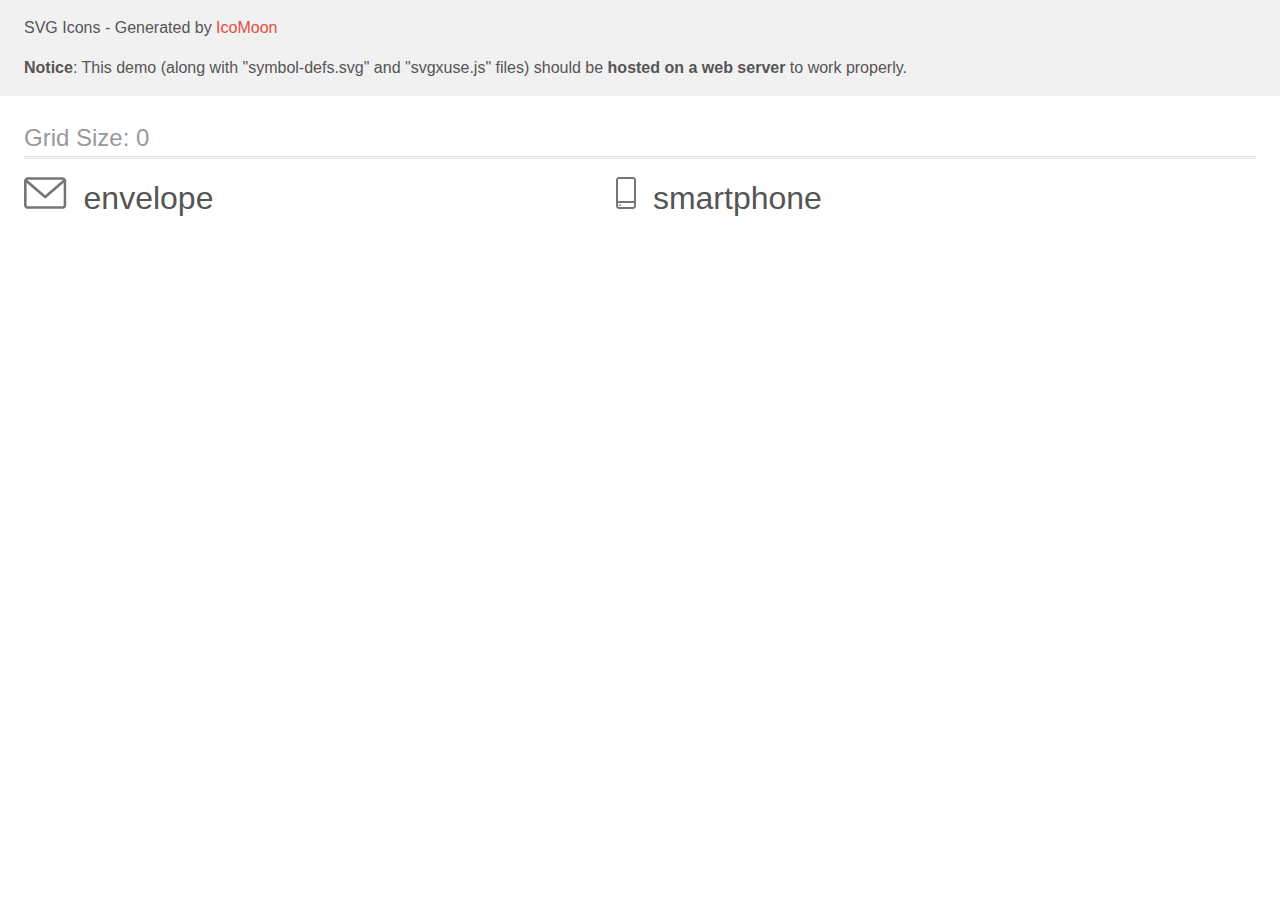
<file: icons1/demo-external-svg.html>
<!doctype html>
<html>
<head>
    <title>IcoMoon - SVG Icons</title>
    <meta charset="utf-8">
    <meta name="viewport" content="width=device-width, initial-scale=1">
    <link rel="stylesheet" href="demo-files/demo.css">
    <link rel="stylesheet" href="style.css">
</head>
<body>
<header class="bgc1 clearfix">
<div class="mhl">
    <p>SVG Icons - Generated by <a href="https://icomoon.io/app">IcoMoon</a></p><p><strong>Notice</strong>: This demo (along with "symbol-defs.svg" and "svgxuse.js" files) should be <b>hosted on a web server</b> to work properly.</p>
</div>
</header>
    <div class="clearfix mhl ptl">
        <h1 class="mvm mtn fgc1">Grid Size: 0</h1>
        <div class="glyph fs1">
            <div class="clearfix pbs">
                <svg class="icon envelope"><use xlink:href="symbol-defs.svg#envelope"></use></svg><span class="name"> envelope</span>
            </div>
        </div>
        <div class="glyph fs1">
            <div class="clearfix pbs">
                <svg class="icon smartphone"><use xlink:href="symbol-defs.svg#smartphone"></use></svg><span class="name"> smartphone</span>
            </div>
        </div>
  </div>
<script defer src="svgxuse.js"></script>
</body>
</html>
</file>
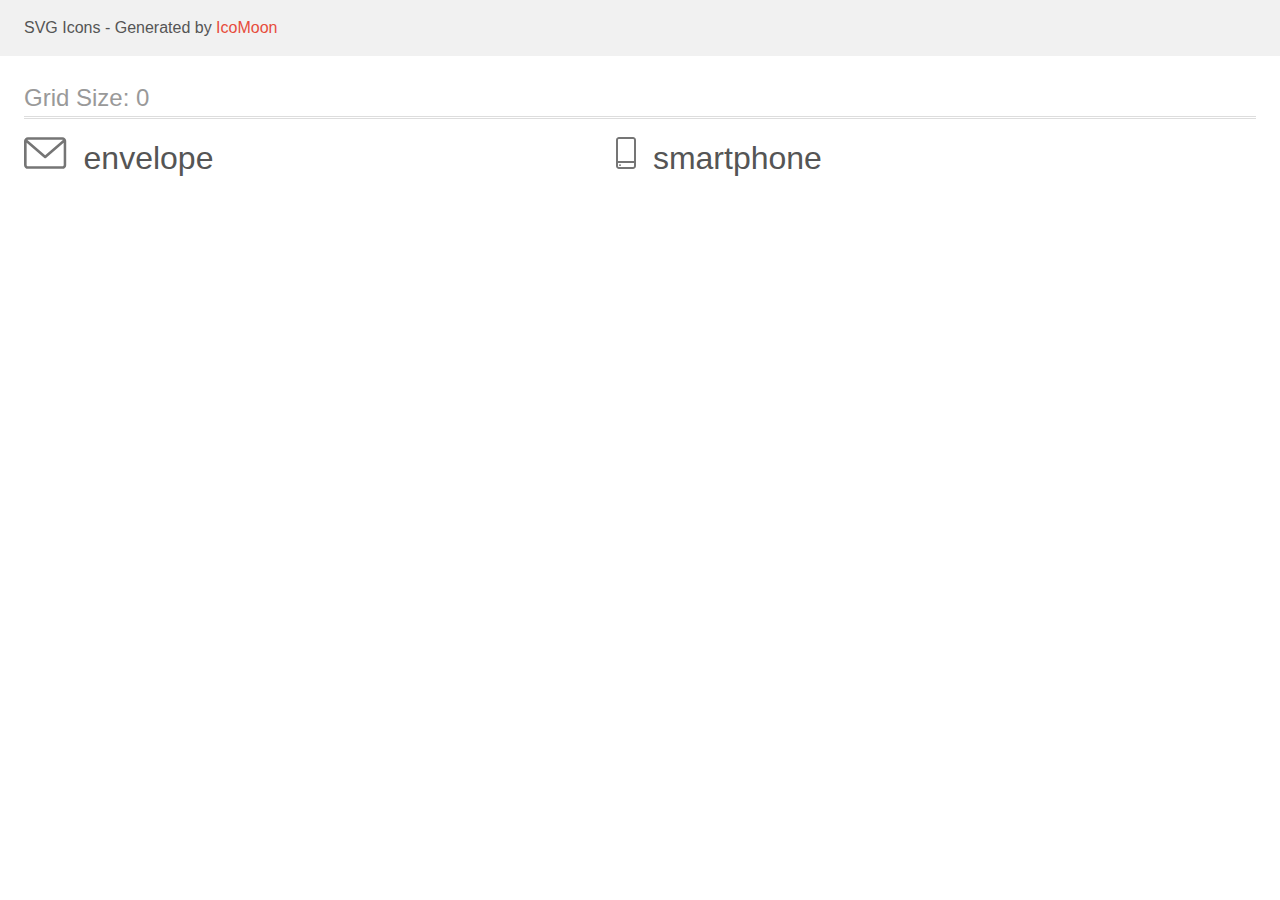
<file: icons1/demo.html>
<!doctype html>
<html>
<head>
    <title>IcoMoon - SVG Icons</title>
    <meta charset="utf-8">
    <meta name="viewport" content="width=device-width, initial-scale=1">
    <link rel="stylesheet" href="demo-files/demo.css">
    <link rel="stylesheet" href="style.css">
</head>
<body>
<svg aria-hidden="true" style="position: absolute; width: 0; height: 0; overflow: hidden;" version="1.1" xmlns="http://www.w3.org/2000/svg" xmlns:xlink="http://www.w3.org/1999/xlink">
<defs>
<symbol id="envelope" viewBox="0 0 43 32">
<path fill="#757575" style="fill: var(--color1, #757575)" d="M38.667 0h-34.667c-2.206 0-4 1.794-4 4v24c0 2.206 1.794 4 4 4h34.667c2.206 0 4-1.794 4-4v-24c0-2.206-1.794-4-4-4v0zM38.667 2.667c0.181 0 0.353 0.038 0.511 0.103l-17.844 15.466-17.844-15.466c0.158-0.066 0.33-0.103 0.511-0.103h34.667zM38.667 29.333h-34.667c-0.736 0-1.333-0.598-1.333-1.333v-22.413l17.793 15.421c0.251 0.217 0.563 0.326 0.874 0.326s0.622-0.108 0.874-0.326l17.793-15.421v22.413c0 0.736-0.598 1.333-1.333 1.333v0z"></path>
</symbol>
<symbol id="smartphone" viewBox="0 0 20 32">
<path fill="#757575" style="fill: var(--color1, #757575)" d="M17 0h-14c-1.654 0-3 1.346-3 3v26c0 1.654 1.346 3 3 3h14c1.654 0 3-1.346 3-3v-26c0-1.654-1.346-3-3-3zM3 2h14c0.552 0 1 0.448 1 1v21h-16v-21c0-0.552 0.448-1 1-1zM17 30h-14c-0.552 0-1-0.448-1-1v-3h16v3c0 0.552-0.448 1-1 1z"></path>
<path fill="#757575" style="fill: var(--color1, #757575)" d="M4.707 27.478c0.391 0.365 0.391 0.956 0 1.321s-1.024 0.365-1.414 0c-0.391-0.365-0.391-0.956 0-1.321s1.024-0.365 1.414 0z"></path>
</symbol>
</defs>
</svg>

<header class="bgc1 clearfix">
<div class="mhl">
    <p>SVG Icons - Generated by <a href="https://icomoon.io/app">IcoMoon</a></p>
</div>
</header>
    <div class="clearfix mhl ptl">
        <h1 class="mvm mtn fgc1">Grid Size: 0</h1>
        <div class="glyph fs1">
            <div class="clearfix pbs">
                <svg class="icon envelope"><use xlink:href="#envelope"></use></svg><span class="name"> envelope</span>
            </div>
        </div>
        <div class="glyph fs1">
            <div class="clearfix pbs">
                <svg class="icon smartphone"><use xlink:href="#smartphone"></use></svg><span class="name"> smartphone</span>
            </div>
        </div>
  </div>
<script defer src="svgxuse.js"></script>
</body>
</html>
</file>
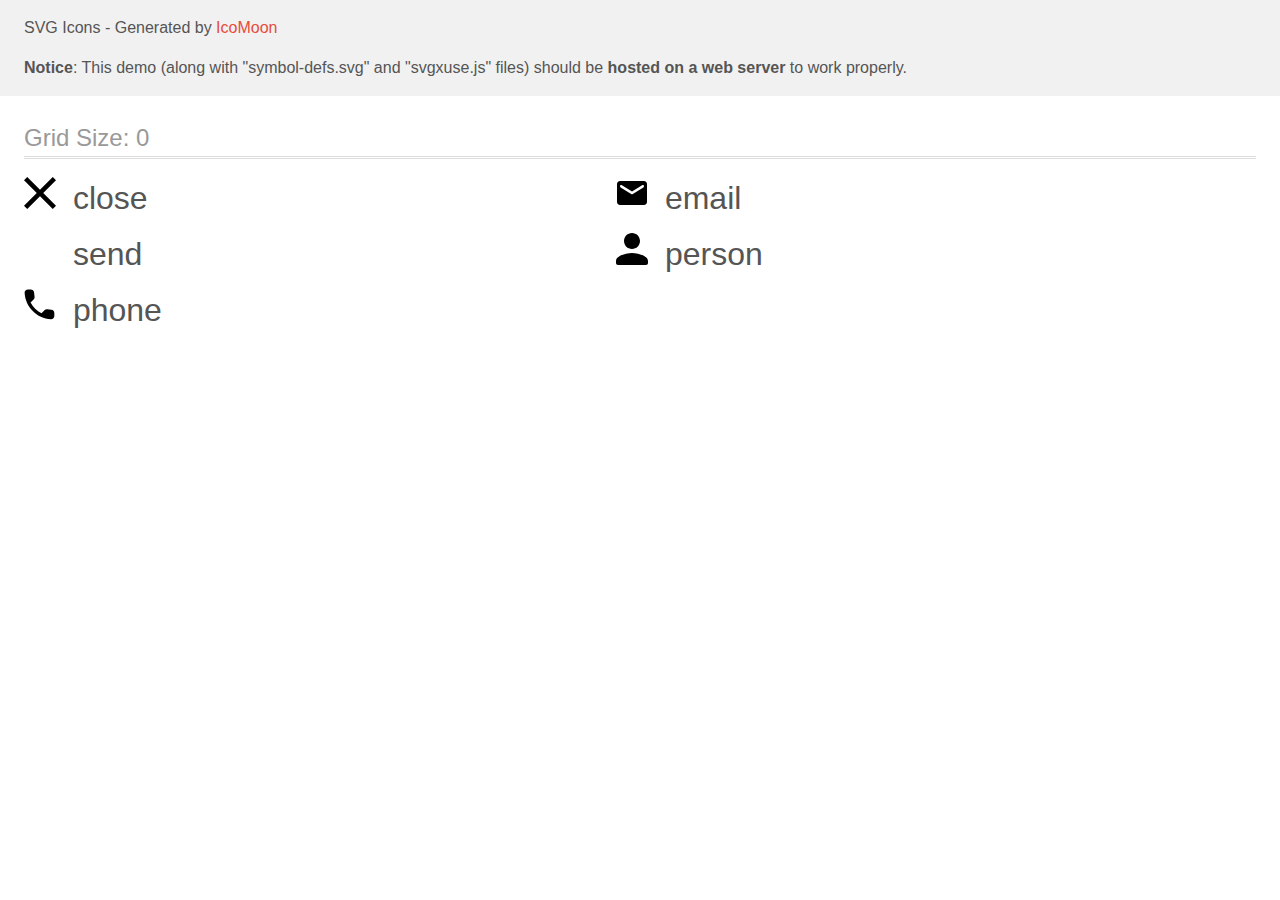
<file: icons6/demo-external-svg.html>
<!doctype html>
<html>
<head>
    <title>IcoMoon - SVG Icons</title>
    <meta charset="utf-8">
    <meta name="viewport" content="width=device-width, initial-scale=1">
    <link rel="stylesheet" href="demo-files/demo.css">
    <link rel="stylesheet" href="style.css">
</head>
<body>
<header class="bgc1 clearfix">
<div class="mhl">
    <p>SVG Icons - Generated by <a href="https://icomoon.io/app">IcoMoon</a></p><p><strong>Notice</strong>: This demo (along with "symbol-defs.svg" and "svgxuse.js" files) should be <b>hosted on a web server</b> to work properly.</p>
</div>
</header>
    <div class="clearfix mhl ptl">
        <h1 class="mvm mtn fgc1">Grid Size: 0</h1>
        <div class="glyph fs1">
            <div class="clearfix pbs">
                <svg class="icon close"><use xlink:href="symbol-defs.svg#close"></use></svg><span class="name"> close</span>
            </div>
        </div>
        <div class="glyph fs1">
            <div class="clearfix pbs">
                <svg class="icon email"><use xlink:href="symbol-defs.svg#email"></use></svg><span class="name"> email</span>
            </div>
        </div>
        <div class="glyph fs1">
            <div class="clearfix pbs">
                <svg class="icon send"><use xlink:href="symbol-defs.svg#send"></use></svg><span class="name"> send</span>
            </div>
        </div>
        <div class="glyph fs1">
            <div class="clearfix pbs">
                <svg class="icon person"><use xlink:href="symbol-defs.svg#person"></use></svg><span class="name"> person</span>
            </div>
        </div>
        <div class="glyph fs1">
            <div class="clearfix pbs">
                <svg class="icon phone"><use xlink:href="symbol-defs.svg#phone"></use></svg><span class="name"> phone</span>
            </div>
        </div>
  </div>
<script defer src="svgxuse.js"></script>
</body>
</html>
</file>
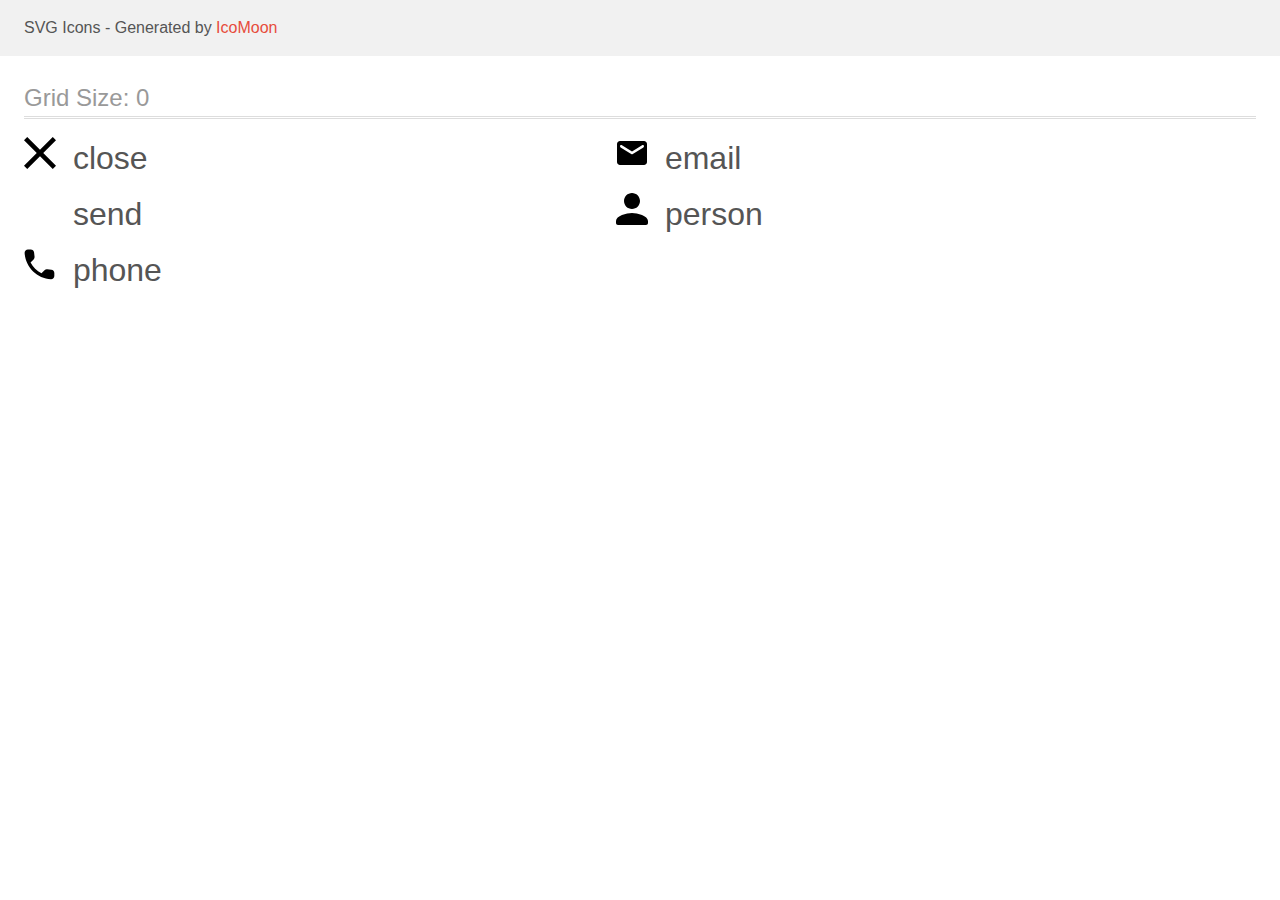
<file: icons6/demo.html>
<!doctype html>
<html>
<head>
    <title>IcoMoon - SVG Icons</title>
    <meta charset="utf-8">
    <meta name="viewport" content="width=device-width, initial-scale=1">
    <link rel="stylesheet" href="demo-files/demo.css">
    <link rel="stylesheet" href="style.css">
</head>
<body>
<svg aria-hidden="true" style="position: absolute; width: 0; height: 0; overflow: hidden;" version="1.1" xmlns="http://www.w3.org/2000/svg" xmlns:xlink="http://www.w3.org/1999/xlink">
<defs>
<symbol id="close" viewBox="0 0 32 32">
<path d="M32 3.223l-3.223-3.223-12.777 12.777-12.777-12.777-3.223 3.223 12.777 12.777-12.777 12.777 3.223 3.223 12.777-12.777 12.777 12.777 3.223-3.223-12.777-12.777 12.777-12.777z"></path>
</symbol>
<symbol id="email" viewBox="0 0 32 32">
<path d="M28 4h-24c-1.65 0-2.985 1.35-2.985 3l-0.015 18c0 1.65 1.35 3 3 3h24c1.65 0 3-1.35 3-3v-18c0-1.65-1.35-3-3-3zM27.4 10.375l-10.605 6.63c-0.48 0.3-1.11 0.3-1.59 0l-10.605-6.63c-0.375-0.24-0.6-0.645-0.6-1.080 0-1.005 1.095-1.605 1.95-1.080l10.050 6.285 10.050-6.285c0.855-0.525 1.95 0.075 1.95 1.080 0 0.435-0.225 0.84-0.6 1.080z"></path>
</symbol>
<symbol id="send" viewBox="0 0 32 32">
<path fill="#fff" style="fill: var(--color1, #fff)" d="M32 0l-32 18 10.227 3.788 15.773-14.788-11.998 16.186 0.010 0.004-0.012-0.004v8.814l5.735-6.691 7.265 2.691 5-28z"></path>
</symbol>
<symbol id="person" viewBox="0 0 32 32">
<path d="M16 16c4.42 0 8-3.58 8-8s-3.58-8-8-8c-4.42 0-8 3.58-8 8s3.58 8 8 8zM16 20c-5.34 0-16 2.68-16 8v2c0 1.1 0.9 2 2 2h28c1.1 0 2-0.9 2-2v-2c0-5.32-10.66-8-16-8z"></path>
</symbol>
<symbol id="phone" viewBox="0 0 32 32">
<path d="M27.419 20.852l-4.201-0.48c-1.009-0.116-2.002 0.232-2.713 0.943l-3.044 3.044c-4.681-2.382-8.519-6.203-10.901-10.901l3.060-3.060c0.711-0.711 1.059-1.704 0.943-2.713l-0.48-4.168c-0.198-1.671-1.604-2.928-3.292-2.928h-2.862c-1.869 0-3.424 1.555-3.308 3.424 0.877 14.126 12.174 25.407 26.284 26.284 1.869 0.116 3.424-1.439 3.424-3.308v-2.861c0.016-1.671-1.241-3.077-2.911-3.275z"></path>
</symbol>
</defs>
</svg>

<header class="bgc1 clearfix">
<div class="mhl">
    <p>SVG Icons - Generated by <a href="https://icomoon.io/app">IcoMoon</a></p>
</div>
</header>
    <div class="clearfix mhl ptl">
        <h1 class="mvm mtn fgc1">Grid Size: 0</h1>
        <div class="glyph fs1">
            <div class="clearfix pbs">
                <svg class="icon close"><use xlink:href="#close"></use></svg><span class="name"> close</span>
            </div>
        </div>
        <div class="glyph fs1">
            <div class="clearfix pbs">
                <svg class="icon email"><use xlink:href="#email"></use></svg><span class="name"> email</span>
            </div>
        </div>
        <div class="glyph fs1">
            <div class="clearfix pbs">
                <svg class="icon send"><use xlink:href="#send"></use></svg><span class="name"> send</span>
            </div>
        </div>
        <div class="glyph fs1">
            <div class="clearfix pbs">
                <svg class="icon person"><use xlink:href="#person"></use></svg><span class="name"> person</span>
            </div>
        </div>
        <div class="glyph fs1">
            <div class="clearfix pbs">
                <svg class="icon phone"><use xlink:href="#phone"></use></svg><span class="name"> phone</span>
            </div>
        </div>
  </div>
<script defer src="svgxuse.js"></script>
</body>
</html>
</file>
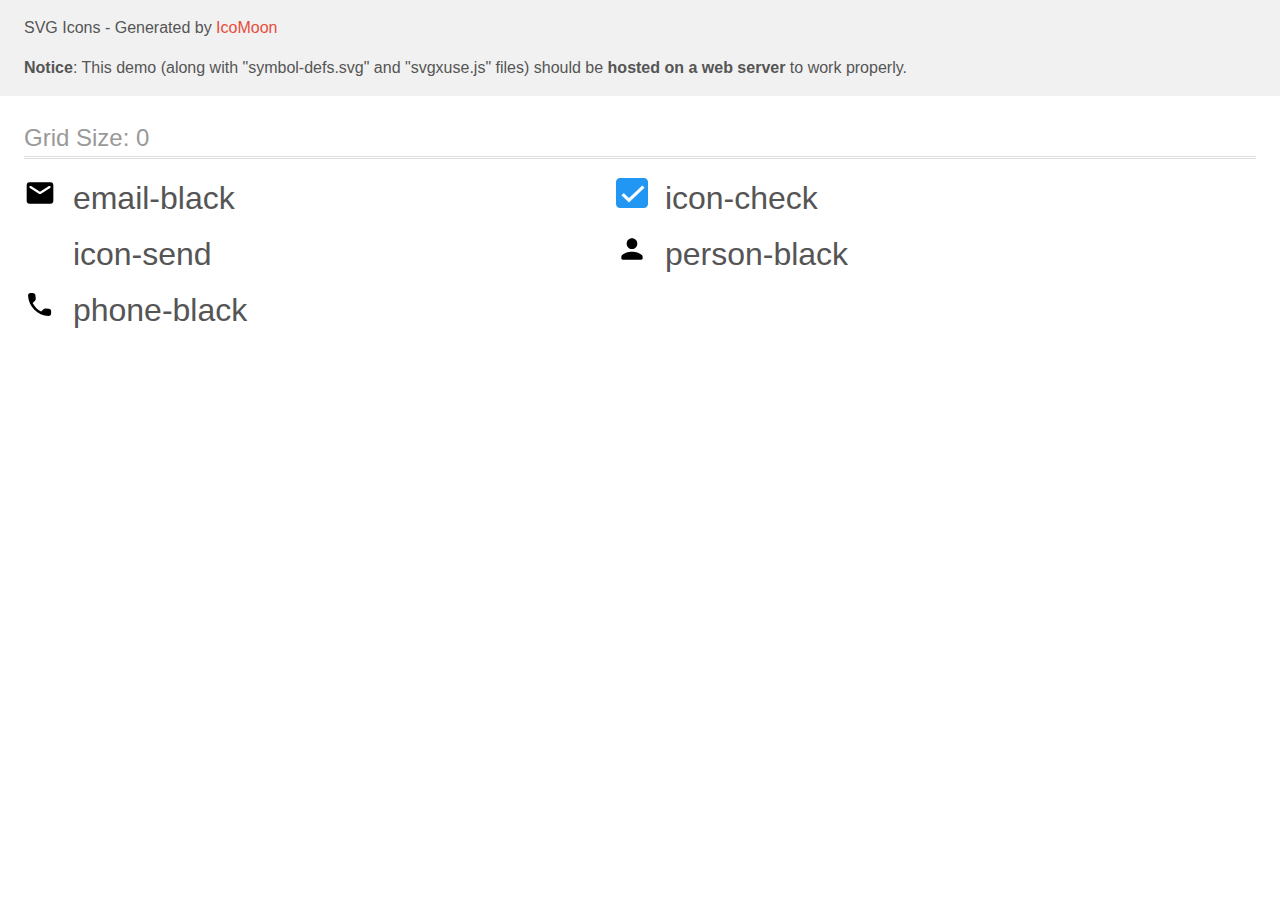
<file: icons6f/demo-external-svg.html>
<!doctype html>
<html>
<head>
    <title>IcoMoon - SVG Icons</title>
    <meta charset="utf-8">
    <meta name="viewport" content="width=device-width, initial-scale=1">
    <link rel="stylesheet" href="demo-files/demo.css">
    <link rel="stylesheet" href="style.css">
</head>
<body>
<header class="bgc1 clearfix">
<div class="mhl">
    <p>SVG Icons - Generated by <a href="https://icomoon.io/app">IcoMoon</a></p><p><strong>Notice</strong>: This demo (along with "symbol-defs.svg" and "svgxuse.js" files) should be <b>hosted on a web server</b> to work properly.</p>
</div>
</header>
    <div class="clearfix mhl ptl">
        <h1 class="mvm mtn fgc1">Grid Size: 0</h1>
        <div class="glyph fs1">
            <div class="clearfix pbs">
                <svg class="icon email-black"><use xlink:href="symbol-defs.svg#email-black"></use></svg><span class="name"> email-black</span>
            </div>
        </div>
        <div class="glyph fs1">
            <div class="clearfix pbs">
                <svg class="icon icon-check"><use xlink:href="symbol-defs.svg#icon-check"></use></svg><span class="name"> icon-check</span>
            </div>
        </div>
        <div class="glyph fs1">
            <div class="clearfix pbs">
                <svg class="icon icon-send"><use xlink:href="symbol-defs.svg#icon-send"></use></svg><span class="name"> icon-send</span>
            </div>
        </div>
        <div class="glyph fs1">
            <div class="clearfix pbs">
                <svg class="icon person-black"><use xlink:href="symbol-defs.svg#person-black"></use></svg><span class="name"> person-black</span>
            </div>
        </div>
        <div class="glyph fs1">
            <div class="clearfix pbs">
                <svg class="icon phone-black"><use xlink:href="symbol-defs.svg#phone-black"></use></svg><span class="name"> phone-black</span>
            </div>
        </div>
  </div>
<script defer src="svgxuse.js"></script>
</body>
</html>
</file>
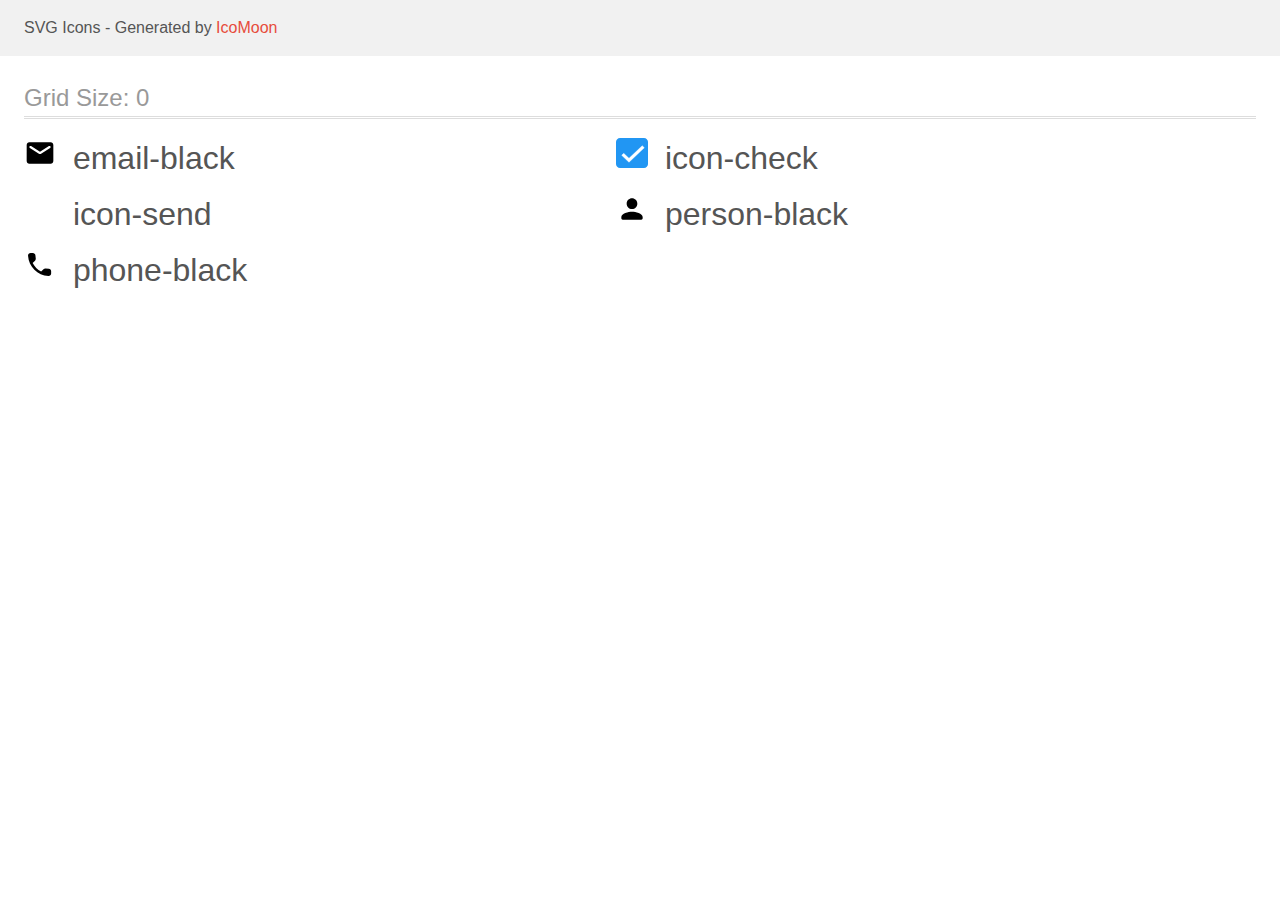
<file: icons6f/demo.html>
<!doctype html>
<html>
<head>
    <title>IcoMoon - SVG Icons</title>
    <meta charset="utf-8">
    <meta name="viewport" content="width=device-width, initial-scale=1">
    <link rel="stylesheet" href="demo-files/demo.css">
    <link rel="stylesheet" href="style.css">
</head>
<body>
<svg aria-hidden="true" style="position: absolute; width: 0; height: 0; overflow: hidden;" version="1.1" xmlns="http://www.w3.org/2000/svg" xmlns:xlink="http://www.w3.org/1999/xlink">
<defs>
<symbol id="email-black" viewBox="0 0 32 32">
<path d="M26.667 5.333h-21.333c-1.467 0-2.653 1.2-2.653 2.667l-0.013 16c0 1.467 1.2 2.667 2.667 2.667h21.333c1.467 0 2.667-1.2 2.667-2.667v-16c0-1.467-1.2-2.667-2.667-2.667zM26.133 11l-9.427 5.893c-0.427 0.267-0.987 0.267-1.413 0l-9.427-5.893c-0.333-0.213-0.533-0.573-0.533-0.96 0-0.893 0.973-1.427 1.733-0.96l8.933 5.587 8.933-5.587c0.76-0.467 1.733 0.067 1.733 0.96 0 0.387-0.2 0.747-0.533 0.96z"></path>
</symbol>
<symbol id="icon-check" viewBox="0 0 32 32">
<path fill="#2196f3" style="fill: var(--color1, #2196f3)" d="M4 1h24c2.209 0 4 1.791 4 4v22c0 2.209-1.791 4-4 4h-24c-2.209 0-4-1.791-4-4v-22c0-2.209 1.791-4 4-4z"></path>
<path fill="#fff" style="fill: var(--color2, #fff); stroke: var(--color2, #fff)" stroke="#fff" stroke-linejoin="miter" stroke-linecap="butt" stroke-miterlimit="4" stroke-width="0.4" d="M7.914 16.503l-0.138-0.131-2.067 1.958 7.282 6.947 15.298-14.594-2.053-1.959-13.245 12.623-5.077-4.844z"></path>
</symbol>
<symbol id="icon-send" viewBox="0 0 32 32">
<path fill="#fff" style="fill: var(--color2, #fff)" d="M32 0l-32 18 10.227 3.788 15.773-14.788-11.998 16.186 0.010 0.004-0.012-0.004v8.814l5.735-6.691 7.265 2.691 5-28z"></path>
</symbol>
<symbol id="person-black" viewBox="0 0 32 32">
<path d="M16 16c2.947 0 5.333-2.387 5.333-5.333s-2.387-5.333-5.333-5.333c-2.947 0-5.333 2.387-5.333 5.333s2.387 5.333 5.333 5.333zM16 18.667c-3.56 0-10.667 1.787-10.667 5.333v1.333c0 0.733 0.6 1.333 1.333 1.333h18.667c0.733 0 1.333-0.6 1.333-1.333v-1.333c0-3.547-7.107-5.333-10.667-5.333z"></path>
</symbol>
<symbol id="phone-black" viewBox="0 0 32 32">
<path d="M24.882 19.773l-3.268-0.373c-0.785-0.090-1.557 0.18-2.11 0.733l-2.367 2.367c-3.641-1.853-6.626-4.825-8.478-8.478l2.38-2.38c0.553-0.553 0.823-1.325 0.733-2.11l-0.373-3.242c-0.154-1.299-1.248-2.277-2.56-2.277h-2.226c-1.454 0-2.663 1.209-2.573 2.663 0.682 10.987 9.469 19.761 20.443 20.443 1.454 0.090 2.663-1.119 2.663-2.573v-2.226c0.013-1.3-0.965-2.393-2.264-2.547z"></path>
</symbol>
</defs>
</svg>

<header class="bgc1 clearfix">
<div class="mhl">
    <p>SVG Icons - Generated by <a href="https://icomoon.io/app">IcoMoon</a></p>
</div>
</header>
    <div class="clearfix mhl ptl">
        <h1 class="mvm mtn fgc1">Grid Size: 0</h1>
        <div class="glyph fs1">
            <div class="clearfix pbs">
                <svg class="icon email-black"><use xlink:href="#email-black"></use></svg><span class="name"> email-black</span>
            </div>
        </div>
        <div class="glyph fs1">
            <div class="clearfix pbs">
                <svg class="icon icon-check"><use xlink:href="#icon-check"></use></svg><span class="name"> icon-check</span>
            </div>
        </div>
        <div class="glyph fs1">
            <div class="clearfix pbs">
                <svg class="icon icon-send"><use xlink:href="#icon-send"></use></svg><span class="name"> icon-send</span>
            </div>
        </div>
        <div class="glyph fs1">
            <div class="clearfix pbs">
                <svg class="icon person-black"><use xlink:href="#person-black"></use></svg><span class="name"> person-black</span>
            </div>
        </div>
        <div class="glyph fs1">
            <div class="clearfix pbs">
                <svg class="icon phone-black"><use xlink:href="#phone-black"></use></svg><span class="name"> phone-black</span>
            </div>
        </div>
  </div>
<script defer src="svgxuse.js"></script>
</body>
</html>
</file>
<file: css/styles.css>
/*Page Styles*/

:root{
    --main-blue: #2196F3;
    --main-black: #000000;
    --main-blackish: #212121;
    --main-grey: #757575;
    --main-background: #2F303A;
    --main-white: #ffffff;
}

body {
    font-family: "Roboto", sans-serif;
    background-color: var(--main-white);
}

a {
    text-decoration: none;
    color: inherit;
}

.list {
    list-style: none;
    text-decoration: none;
}

header, h1, h2, ul {
    margin: 0;
    padding: 0;
}

header {
    border-bottom: 1px solid #ECECEC;
}

.container {
    width: 1200px;
    padding-left: 15px;
    padding-right: 15px;
    margin-left: auto;
    margin-right: auto;
}

/*Header Styles*/

.headerdiv {
    display: flex;
}

.mainnav {
    display: flex;
    align-items: center;
}

.logomain {
    font-family: "Raleway", sans-serif;
    font-weight: 700;
    font-size: 26px;
    line-height: 1.19em;
    letter-spacing: 0.03em;
    text-decoration: none;
    
    color: var(--main-black);

    display: flex;
}

.logoweb {
    color: var(--main-blue);
}

.menunav {
    margin-left: 93px;
    display: flex;
}

.menunav li + li {
    margin-left: 50px;
}

.contactsnav {
    margin-left: auto;
    display: inline-flex;
}

.contactsnav li + li {
    margin-left: 50px;
}

.mainmenu {
    font-weight: 500;
    font-size: 14px;
    line-height: 1.14em;
    letter-spacing: 0.02em;
    text-decoration: none;

    color: var(--main-blackish);

    display: flex;
    padding-top: 32px;
    padding-bottom: 32px;
    flex-direction: column;

    transition: color 250ms cubic-bezier(0.4, 0, 0.2, 1);
}

.maincontacts {
    font-weight: 500;
    font-size: 14px;
    line-height: 1.14em;
    letter-spacing: 0.02em;
    text-decoration: none;

    color: var(--main-grey);

    display: flex;
    justify-content: center;
    padding-top: 32px;
    padding-bottom: 32px;

    transition: color 250ms cubic-bezier(0.4, 0, 0.2, 1);
}

.mainmenu:hover, .mainmenu:focus {
    color: var(--main-blue);
}

.maincontacts:hover, .maincontacts:focus {
    color: var(--main-blue);
}

.maincontacts:hover .iconemail,
.maincontacts:focus .iconemail,
.maincontacts:hover .iconsmartphone,
.maincontacts:focus .iconsmartphone {
    fill: var(--main-blue);
    color: var(--main-blue);
}

.iconsmartphone, .iconemail {
    fill: var(--main-grey);
    padding: 0;
    border: none;
    margin-right: 10px;

    transition: fill 250ms cubic-bezier(0.4, 0, 0.2, 1);
}

.current {
    color: var(--main-blue);
    padding-bottom: 0;
}

.current::after {
    content: "";
    display: block;
    height: 4px;
    width: 100%;
    background: var(--main-blue);
    border: 1px solid;
    border-radius: 2px;
    margin-top: 28px;
}

/*Main Styles*/

.mainpagebox {
    text-align: center;
}

.overlay {
    height: 600px;
    width: 1600px;
    padding-top: 200px;
    padding-bottom: 200px;
    margin-left: auto;
    margin-right: auto;
    background-image: linear-gradient(to right, rgba(47, 48, 58, 0.4), rgba(47, 48, 58, 0.4)), url(../images/background\ hero.jpg);
    background-size: cover;
    background-position: center;
    background-repeat: no-repeat;
}

.mainpagetitle {
    font-weight: 900;
    font-size: 44px;
    line-height: 1.37em;
    letter-spacing: 0.06em;
    text-transform: uppercase;

    color: var(--main-white);

    margin: 0px auto 30px;
    width: 696px;
}

.mainpagebox .buttonopen {
    font-size: 16px;
    font-weight: 700;
    line-height: 1.88em;
    letter-spacing: 0.06em;
    cursor: pointer;
    border-radius: 4px;
    border: none;

    color: var(--main-white);
    background-color: var(--main-blue);

    padding: 10px 32px;
}

.overlay > .buttonopen {
    transition: background-color 250ms cubic-bezier(0.4, 0, 0.2, 1);
}

.overlay > .buttonopen:hover, .overlay > .buttonopen:focus {
    background-color: #188CE8;
    border-radius: none;
}

.backdrop {
    position: fixed;
    top: 0;
    left: 0;
    width: 100%;
    height: 100%;
    opacity: 1;

    background-color: rgba(0, 0, 0, 0.2);

    transition: opacity 250ms cubic-bezier(0.4, 0, 0.2, 1);
}

.backdrop.is-hidden {
    opacity: 0;
    pointer-events: none;
}

.modal {
    background-color: var(--main-white);
    width: 528px;
    position: absolute;
    top: 50%;
    left: 50%;
    transform: translate(-50%, -50%) scale(1);
    transition: transform 250ms cubic-bezier(0.4, 0, 0.2, 1);
    padding: 40px;
}

.modalbutton {
    background-color: var(--main-white);
    border-radius: 50%;
    border-color: rgba(0, 0, 0, 0.1);
    width: 30px;
    height: 30px;
    display: flex;
    justify-content: center;
    align-items: center;
    top: 8px;
    right: 8px;
    position: absolute;
    cursor: pointer;

    transition: fill 250ms cubic-bezier(0.4, 0, 0.2, 1);
}

.modalbutton:hover, .modalbutton:focus {
    fill: var(--main-blue);
}

.modal > p {
    margin: 0 0 12px;
    font-weight: 700;
    font-size: 20px;
    color: var(--main-blackish);
    text-align: center;
    line-height: 1.15;
    letter-spacing: 0.03em;
}

.name, .phone, .email, .comment {
    width: 448px;
    display: flex;
    flex-direction: column;
    justify-content: flex-start;
    align-items: flex-start;
}

.phone, .email, .comment {
    margin-top: 10px;
}

.comment {
    margin-bottom: 20px;
}

.formdiv {
    width: 448px;
}

.form-input {
    width: 100%;
    height: 40px;
    margin: 0;
    outline: 0;
    font: inherit;
    border-radius: 4px;
    border: 1px solid rgba(33, 33, 33, 0.2);
    padding: 11px 30px;

    transition: border 250ms cubic-bezier(0.4, 0, 0.2, 1);
}

.form-input-agree {
    padding: 12px 16px;
    width: 100%;
    height: 120px;
    margin: 0;
    border-radius: 4px;
    outline: 0;
    border: 1px solid rgba(33, 33, 33, 0.2);
    resize: none;

    transition: border 250ms cubic-bezier(0.4, 0, 0.2, 1);
}

.form-input-agree::placeholder {
    color: rgba(117, 117, 117, 0.5);
    font-size: 12px;
    line-height: 1.16;
    letter-spacing: 0.01em;
}

.agree-label > p {
    margin: 0;
}

.form-input:focus, .form-input:hover,
.form-input-agree:hover, .form-input-agree:focus,
.form-input:active, .form-input-agree:active {
    border: 1px solid #2196F3;
}

.form-label {
    font-weight: 400;
    font-size: 12px;
    line-height: 1.16;
    letter-spacing: 0.01em;
    color: var(--main-grey);
    margin-bottom: 4px;
}

.name, .phone, .email {
    position: relative;
}

form > .agree {
    font-size: 16px;
    font-weight: 700;
    line-height: 1.88em;
    letter-spacing: 0.06em;
    cursor: pointer;
    border-radius: 4px;
    border: none;

    color: var(--main-white);
    background-color: var(--main-blue);

    padding: 10px 52px;

    transition: background-color 250ms cubic-bezier(0.4, 0, 0.2, 1);
}

form > .agree:hover, form > .agree:focus {
    background-color: #188CE8;
    border-radius: none;
}

.agreetext .agreelink {
    color: var(--main-blue);
    text-decoration: underline;
}

.emailitemform,
.nameitemform,
.phoneitemform {
    position: absolute;
    fill: var(--main-blackish);
    transform: translateX (-60%);
    bottom: 17%;
    right: 94%;
}

.form-input:hover + .emailitemform,
.form-input:hover + .phoneitemform,
.form-input:hover + .nameitemform,
.form-input:focus + .emailitemform,
.form-input:focus + .phoneitemform,
.form-input:focus + .nameitemform,
.form-input:active + .emailitemform,
.form-input:active + .phoneitemform,
.form-input:active + .nameitemform {
    fill: var(--main-blue);
}

form > .agreetext {
    margin-bottom: 30px;
}

.agree-label {
    display: flex;
    justify-content: center;
    align-items: center;
    cursor: pointer;
}

.agree-label > p {
    font-weight: 400;
    font-size: 14px;
    line-height: 1.7;
    letter-spacing: 0.03em;
    color: var(--main-grey);
}

.checkbox {
    position: absolute;
    appearance: none;
    -webkit-appearance: none;
    -moz-appearance: none;
}

.checkitem {
    display: inline-block;
    width: 16px;
    height: 15px;
    fill: var(--main-white);
    border: 1px solid var(--main-blackish);
    margin-right: 8.38px;
    border-radius: 4px;
}

.checkitem > svg {
    opacity: 0;
}

.checkbox:checked + .checkitem{
    background-color: var(--main-blue);
    border: none;
    border-radius: 4px;
}

.checkbox:checked + .checkitem>svg {
    opacity: 1;
}

h1 {
    display: block;
}

h2,
h3 {
    color: var(--main-blackish);
}

.benefit {
    padding-top: 94px;
    padding-bottom: 94px;
}

h2 {
    font-weight: 700;
    font-size: 36px;
    line-height: 1.17em;
    letter-spacing: 0.03em;
    text-align: center;

    margin-bottom: 50px;
}

.titlebenefits, .textbenefits {
    margin: 0;
    padding: 0;
}

.visually-hidden {
        position: absolute;
        white-space: nowrap;
        width: 1px;
        height: 1px;
        overflow: hidden;
        border: 0;
        padding: 0;
        clip: rect(0 0 0 0);
        clip-path: inset(50%);
        margin: -1px; 
}

.benefits {
    display: flex;
}

.benefits li + li {
    margin-left: 30px;
}

.antenna, .clock, .diagram, .astronaut {
    display: flex;
    width: 270px;
    height: 120px;
    justify-content: center;
    align-items: center;
    background-color: #F5F4FA;
}

.titlebenefits {
    font-weight: 700;
    font-size: 14px;
    line-height: 1.14em;
    letter-spacing: 0.03em;
    text-transform: uppercase;

    margin-bottom:10px;
    margin-top: 30px;
}

.textbenefits {
    font-weight: 400;
    font-size: 14px;
    line-height: 1.7em;
    letter-spacing: 0.03em;

    color: var(--main-grey);
}

img {
    display: block; 
    width: 100%; 
    height: auto; 
}

.work {
    padding-bottom: 94px;
}

.works ul {
    display: flex;
}

.works li + li {
    margin-left: 30px;
}

.working {
    position: relative;
}

.working > p {
    position: absolute;
    bottom: 0;
    margin: 0;

    display: flex;
    justify-content: center;
    align-items: center;
    width: 100%;
    height: 70px;

    text-transform: uppercase;
    color: var(--main-white);
    font-weight: 700;
    font-size: 14px;
    line-height: 1.14;
    text-align: center;
    letter-spacing: 0.03em;
    background-color:rgba(47, 48, 58, 0.8);
}

.working:hover, .working:focus {
    box-shadow: 0px 4px 4px 0px rgba(0, 0, 0, 0.25);
}

.team {
    background-color: #F5F4FA;
    padding-top: 94px;
    padding-bottom: 94px;
}

h2 .ourteamname {
    margin-top: 94px;
    display: inline-block;
    text-align: center;
}

.container .teamsection {
    margin-top: 0;
}

.teamsection ul {
    display: flex;
}

.teamsection li + li {
    margin-left: 30px;
}

.teamsectionli {
    background-color: #ffffff;
    box-shadow: 0px 2px 1px rgba(0, 0, 0, 0.2);
    box-shadow: 0px 1px 1px rgba(0, 0, 0, 0.14);
    box-shadow: 0px 1px 3px rgba(0, 0, 0, 0.12);
}

.teammember, .teamposition {
    margin: 0;
    padding: 0;
}

.teamdiv {
    margin-top: 30px;
    margin-bottom: 16px;
}

.teammember {
    font-weight: 500;
    font-size: 16px;
    line-height: 1.17;
    letter-spacing: 0.03em;

    margin-bottom: 10px;
    text-align: center;
}

.teamposition {
    font-weight: 400;
    font-size: 16px;
    line-height: 1.17;
    letter-spacing: 0.03em;

    color: var(--main-grey);

    text-align: center;
}

.teamicons {
    display: flex;
    padding-bottom: 30px;
    justify-content: center;
    list-style: none;
}

.teamiconlink {
    display: flex;
    width: 44px;
    height: 44px;
    justify-content: center;
    align-items: center;
    border-radius: 50%;
    background-color: var(--main-white);
    box-shadow: none;

    transition: background-color 250ms cubic-bezier(0.4, 0, 0.2, 1);
}

.teamiconlink:hover, .teamiconlink:focus {
    fill: var(--main-white);
    background-color: var(--main-blue);
}

.teamicons li + li {
    margin-left: 10px;
}

.socialicon1 {
    fill:#afb1b8;
    transition: fill 250ms cubic-bezier(0.4, 0, 0.2, 1);
}

.teamiconlink:hover .socialicon1, 
.teamiconlink:focus .socialicon1 {
    fill:#ffffff;
}

/*Clients*/
.clients {
    padding-top: 94px;
    padding-bottom: 94px;
}

.clientlist ul {
    display:flex;
    gap: 30px;
}

.listclients {
    list-style: none;
}

.listclients > li {
    display: block;
}

.linkclients {
    display:flex;
    width: 170px;
    height: 92px;
    justify-content: center;
    align-items: center;
    border: 1px solid #afb1b8;
    border-radius: 4px;
}

.linkclients {
    transition: fill 250ms cubic-bezier(0.4, 0, 0.2, 1);
}

.iconclients {
    fill:#afb1b8; 
    transition: fill 250ms cubic-bezier(0.4, 0, 0.2, 1);
}

.linkclients .iconclients {
    transition: fill 250ms cubic-bezier(0.4, 0, 0.2, 1);
}

.linkclients:hover, .linkclients:focus {
    border: 1px solid var(--main-blue);
}

.linkclients:hover .iconclients,
.linkclients:focus .iconclients {
    fill:var(--main-blue);
}

/*Footer Styles*/

footer {
    background-color: var(--main-background);

    padding-top: 60px;
    padding-bottom: 60px;
}

footer .list {
    padding: 0;
    margin: 0;
}

.footerdiv {
    display: flex;
}

.footercolumn1 {
    display: block;
}

.logofooter {
    font-family: "Raleway", sans-serif;
    font-weight: 700;
    font-size: 26px;
    line-height: 1.19em;
    letter-spacing: 0.03em;
    text-decoration: none;
    
    color: var(--main-black);

    margin-bottom: 20px;
    display: block; 
}

.logostudio {
    color: var(--main-white);
}

address {
    font-weight: 400;
    font-style: normal;
    font-size: 14px;
    line-height: 1.7em;
    letter-spacing: 0.03em;
    text-decoration: none;

    display: block;
}

.postaladdress {
    color: var(--main-white);
    padding: 0;
    margin: 0;

    transition: color 250ms cubic-bezier(0.4, 0, 0.2, 1);
}

.otheraddress {
    color: rgba(255, 255, 255, 0.6);
    padding: 0;
    margin: 0;

    transition: color 250ms cubic-bezier(0.4, 0, 0.2, 1);
}

.otheraddress {
    margin-top: 9px;
}

.postaladdress:hover, .postaladdress:focus {
    color: var(--main-blue);
}

.otheraddress:hover, .otheraddress:focus {
    color: var(--main-blue);
}

.footercolumn2 {
    display: block;
    margin-left: 70px;
}

.footercolumn2 > p {
    color: var(--main-white);
    font-weight: 700;
    font-size: 14px;
    line-height: 1.14;
    line-height: 100%;
    text-align: left;
    letter-spacing: 3%;
    text-transform: uppercase;
    display: block;
    margin: 0;
    padding-bottom: 20px;
}

.instagramfooter {
    display: inline-block;
    height: 44px;
    width: 44px;
    border-radius: 50%;
    background-color: rgba(255, 255, 255, 0.1);

    transition: background-color 250ms cubic-bezier(0.4, 0, 0.2, 1);
}

.instagramfooter:hover, .instagramfooter:focus {
    background-color: var(--main-blue);
}

.twitterfooter {
    display: inline-block;
    height: 44px;
    width: 44px;
    border-radius: 50%;
    background-color: rgba(255, 255, 255, 0.1);
    margin-left: 10px;

    transition: background-color 250ms cubic-bezier(0.4, 0, 0.2, 1);
}

.twitterfooter:hover, .twitterfooter:focus {
    background-color: var(--main-blue);
}

.facebookfooter {
    display: inline-block;
    height: 44px;
    width: 44px;
    border-radius: 50%;
    background-color: rgba(255, 255, 255, 0.1);
    margin-left: 10px;

    transition: background-color 250ms cubic-bezier(0.4, 0, 0.2, 1);
}

.facebookfooter:hover, .facebookfooter:focus {
    background-color: var(--main-blue);
}

.linkedinfooter {
    display: inline-block;
    height: 44px;
    width: 44px;
    border-radius: 50%;
    background-color: rgba(255, 255, 255, 0.1);
    margin-left: 10px;

    transition: background-color 250ms cubic-bezier(0.4, 0, 0.2, 1);
}

.linkedinfooter:hover, .linkedinfooter:focus {
    background-color: var(--main-blue);
}

.linkinstagram {
    display: flex;
    width: 44px;
    height: 44px;
    justify-content: center;
    align-items: center;
}

.linkfacebook {
    display: flex;
    width: 44px;
    height: 44px;
    justify-content: center;
    align-items: center;
}

.linktwitter {
    display: flex;
    width: 44px;
    height: 44px;
    justify-content: center;
    align-items: center;
}

.linklinkedin {
    display: flex;
    width: 44px;
    height: 44px;
    justify-content: center;
    align-items: center;
}

.footercolumn3 > p {
    color: var(--main-white);
    font-weight: 700;
    font-size: 14px;
    line-height: 1.14;
    text-align: left;
    letter-spacing: 3%;
    text-transform: uppercase;
    display: block;
    margin: 0;
    margin-bottom: 20px;
}

.footercolumn3 {
    margin-left: auto;
    display: block;
}

.footercolumn3 > form {
    display: flex;
    justify-content: center;
    align-items: center;
}

.inputfooter {
    width: 358px;
    height: 50px;
    background-color: inherit;
    border: 1px solid rgba(255, 255, 255, 0.3);
    box-shadow: 0px 4px 4px rgba(0, 0, 0, 0.15);
    border-radius: 4px;
    padding-top: 15px;
    padding-bottom: 15px;
    padding-left: 16px;
}

.inputfooter:hover, .inputfooter:focus {
    color: var(--main-white);
}

.btnfooter {
    display: flex;
    justify-content: center;
    align-items: center;

    font-size: 16px;
    font-weight: 700;
    line-height: 1.88em;
    letter-spacing: 0.06em;
    cursor: pointer;
    border-radius: 4px;
    border: none;

    color: var(--main-white);
    background-color: var(--main-blue);

    padding: 10px 28px;
    margin-left: 12px;
}

.btnfooter > p {
    margin: 0;
    padding: 0;
}

/*Portfolio Styles*/
.pageportfolio {
    padding-top: 94px;
    padding-bottom: 94px;
}

.projects {
    list-style: none;
    display: flex;
    justify-content: center;
    margin-bottom: 50px;
}

.projects li + li {
    margin-left: 8px;
}

.projects button {
    font-family: inherit;
    border: none;
    font-weight: 500;
    font-size: 16px;
    line-height: 1.6em;
    letter-spacing: 0.03em;
    cursor: pointer;

    color: var(--main-blackish);
    background-color: #F5F4FA;

    border-radius: 4px;
    padding-top: 6px;
    padding-bottom: 6px;
    padding-left: 22px;
    padding-right: 22px;
}

.projectsbutton {
    transition: background-color 250ms cubic-bezier(0.4, 0, 0.2, 1),
    color 250ms cubic-bezier(0.4, 0, 0.2, 1),
    box-shadow 250ms cubic-bezier(0.4, 0, 0.2, 1);
}

.projectsbutton:hover, .projectsbutton:focus {
    background-color: var(--main-blue);
    color: var(--main-white);
    box-shadow: 0px 4px 4px 0px rgba(0, 0, 0, 0.25);
}

.portfoliotitle, .description {
    margin: 0;
    padding: 0;
}

.projectname {
    display: flex;
    flex-wrap: wrap;
    gap: 30px;
}

.projectlist {
    flex-basis: calc((100% - 60px) / 3);
}

img .projectimg {
    display: block;
}

.namelink {
    display: block;

    transition: box-shadow 250ms cubic-bezier(0.4, 0, 0.2, 1);
}

.thumb {
    position: relative;
    overflow: hidden;
}

.overlayproject {
    position: absolute;
    bottom: 0;
    left: 0;
    width: 100%;
    height: 100%;
    background-color: rgba(33, 150, 243, 0.9);

    transform: translateY(100%);
    transition: transform 250ms cubic-bezier(0.4, 0, 0.2, 1);
}

.overlayproject > p {
    display: block;
    margin: 0;
    padding: 0;
    width: 100%;
    height: 100%;
    left: 0;
    top: 0;
    color: var(--main-white);
    font-weight: 400;
    font-style: normal;
    font-size: 18px;
    line-height: 1.55;
    letter-spacing: 0.03em;
    padding: 63px 24px;
}

.portfolioflex {
    padding-top: 20px;
    padding-bottom: 20px;
    padding-left: 24px;
    padding-right: 24px;
    border: 1px solid #EEEEEE;
    border-top: none;
}

.portfolioflex > .description {
    margin-left: 0;
}

.portfoliotitle {
    font-weight: 700;
    font-size: 18px;
    line-height: 2em;
    letter-spacing: 0.06em;
    text-decoration: none;

    color: var(--main-blackish);

    margin: 0;
    padding: 0;
    margin-bottom: 4px;
    text-align: left;
}

.description {
    font-weight: 400;
    font-size: 16px;
    line-height: 1.88em;
    letter-spacing: 0.03em;
    text-decoration: none;

    color: var(--main-grey);

    margin: 0;
    padding: 0;
}

.namelink:hover, .namelink:focus {
    box-shadow: 0px 4px 4px 0px rgba(0, 0, 0, 0.25);
}

.namelink:hover .overlayproject, .namelink:focus .overlayproject {
    transform: translateY(0%);
}
</file>
<file: icons/demo-files/demo.css>
body {
  padding: 0;
  margin: 0;
  font-family: sans-serif;
  font-size: 1em;
  line-height: 1.5;
  color: #555;
  background: #fff;
}
h1 {
  font-size: 1.5em;
  font-weight: normal;
  box-shadow: 0 1px #ddd, 0 2px #fff, 0 3px #ddd;
}
small {
  font-size: .66666667em;
}
a {
  color: #e74c3c;
  text-decoration: none;
}
a:hover, a:focus {
  box-shadow: 0 1px #e74c3c;
}
.bshadow0, input {
  box-shadow: inset 0 -2px #e7e7e7;
}
input:hover {
  box-shadow: inset 0 -2px #ccc;
}
input, fieldset {
  font-size: 1em;
  margin: 0;
  padding: 0;
  border: 0;
}
input {
  color: inherit;
  line-height: 1.5;
  height: 1.5em;
  padding: .25em 0;
}
input:focus {
  outline: none;
  box-shadow: inset 0 -2px #449fdb;
}
.glyph {
  font-size: 16px;
  margin-right: 1.5em;
  float: left;
  width: 17em;
}
svg {
  color: #000;
}
.liga {
  width: 80%;
  width: calc(100% - 2.5em);
}
.talign-right {
  text-align: right;
}
.talign-center {
  text-align: center;
}
.bgc1 {
  background: #f1f1f1;
}
.fgc0 {
  color: #000;
}
.fgc1 {
  color: #999;
}
p {
  margin-top: 1em;
  margin-bottom: 1em;
}
.mvm {
  margin-top: .75em;
  margin-bottom: .75em;
}
.mtn {
  margin-top: 0;
}
.mtl, .mal {
  margin-top: 1.5em;
}
.mbl, .mal {
  margin-bottom: 1.5em;
}
.mal, .mhl {
  margin-left: 1.5em;
  margin-right: 1.5em;
}
.mhmm {
  margin-left: 1em;
  margin-right: 1em;
}
.ptl {
  padding-top: 1.5em;
}
.pbs, .pvs {
  padding-bottom: .25em;
}
.pvs, .pts {
  padding-top: .25em;
}
.unit {
  float: left;
}
.unitRight {
  float: right;
}
.size1of2 {
  width: 50%;
}
.size1of1 {
  width: 100%;
}
.clearfix:before, .clearfix:after {
  content: " ";
  display: table;
}
.clearfix:after {
  clear: both;
}
.hidden-true {
  display: none;
}
.textbox0 {
  width: 3em;
  background: #f1f1f1;
  padding: .25em .5em;
  line-height: 1.5;
  height: 1.5em;
}
.fs0 {
  font-size: 16px;
}
.fs1 {
  font-size: 32px;
}
.name {
  margin-left: .25em;
}
</file>
<file: icons/style.css>
.icon {
  display: inline-block;
  width: 1em;
  height: 1em;
  stroke-width: 0;
  stroke: currentColor;
  fill: currentColor;
}

/* ==========================================
Single-colored icons can be modified like so:
.name {
  font-size: 32px;
  color: red;
}
========================================== */

.client4 {
  width: 2.0234375em;
}

.client6 {
  width: 2.0888671875em;
}
</file>
<file: icons1/demo-files/demo.css>
body {
  padding: 0;
  margin: 0;
  font-family: sans-serif;
  font-size: 1em;
  line-height: 1.5;
  color: #555;
  background: #fff;
}
h1 {
  font-size: 1.5em;
  font-weight: normal;
  box-shadow: 0 1px #ddd, 0 2px #fff, 0 3px #ddd;
}
small {
  font-size: .66666667em;
}
a {
  color: #e74c3c;
  text-decoration: none;
}
a:hover, a:focus {
  box-shadow: 0 1px #e74c3c;
}
.bshadow0, input {
  box-shadow: inset 0 -2px #e7e7e7;
}
input:hover {
  box-shadow: inset 0 -2px #ccc;
}
input, fieldset {
  font-size: 1em;
  margin: 0;
  padding: 0;
  border: 0;
}
input {
  color: inherit;
  line-height: 1.5;
  height: 1.5em;
  padding: .25em 0;
}
input:focus {
  outline: none;
  box-shadow: inset 0 -2px #449fdb;
}
.glyph {
  font-size: 16px;
  margin-right: 1.5em;
  float: left;
  width: 17em;
}
svg {
  color: #000;
}
.liga {
  width: 80%;
  width: calc(100% - 2.5em);
}
.talign-right {
  text-align: right;
}
.talign-center {
  text-align: center;
}
.bgc1 {
  background: #f1f1f1;
}
.fgc0 {
  color: #000;
}
.fgc1 {
  color: #999;
}
p {
  margin-top: 1em;
  margin-bottom: 1em;
}
.mvm {
  margin-top: .75em;
  margin-bottom: .75em;
}
.mtn {
  margin-top: 0;
}
.mtl, .mal {
  margin-top: 1.5em;
}
.mbl, .mal {
  margin-bottom: 1.5em;
}
.mal, .mhl {
  margin-left: 1.5em;
  margin-right: 1.5em;
}
.mhmm {
  margin-left: 1em;
  margin-right: 1em;
}
.ptl {
  padding-top: 1.5em;
}
.pbs, .pvs {
  padding-bottom: .25em;
}
.pvs, .pts {
  padding-top: .25em;
}
.unit {
  float: left;
}
.unitRight {
  float: right;
}
.size1of2 {
  width: 50%;
}
.size1of1 {
  width: 100%;
}
.clearfix:before, .clearfix:after {
  content: " ";
  display: table;
}
.clearfix:after {
  clear: both;
}
.hidden-true {
  display: none;
}
.textbox0 {
  width: 3em;
  background: #f1f1f1;
  padding: .25em .5em;
  line-height: 1.5;
  height: 1.5em;
}
.fs0 {
  font-size: 16px;
}
.fs1 {
  font-size: 32px;
}
.name {
  margin-left: .25em;
}
</file>
<file: icons1/style.css>
.icon {
  display: inline-block;
  width: 1em;
  height: 1em;
  stroke-width: 0;
  stroke: currentColor;
  fill: currentColor;
}

/* ==========================================
Single-colored icons can be modified like so:
.name {
  font-size: 32px;
  color: red;
}
========================================== */

.envelope {
  width: 1.3330078125em;
}

.smartphone {
  width: 0.625em;
}
</file>
<file: icons6/demo-files/demo.css>
body {
  padding: 0;
  margin: 0;
  font-family: sans-serif;
  font-size: 1em;
  line-height: 1.5;
  color: #555;
  background: #fff;
}
h1 {
  font-size: 1.5em;
  font-weight: normal;
  box-shadow: 0 1px #ddd, 0 2px #fff, 0 3px #ddd;
}
small {
  font-size: .66666667em;
}
a {
  color: #e74c3c;
  text-decoration: none;
}
a:hover, a:focus {
  box-shadow: 0 1px #e74c3c;
}
.bshadow0, input {
  box-shadow: inset 0 -2px #e7e7e7;
}
input:hover {
  box-shadow: inset 0 -2px #ccc;
}
input, fieldset {
  font-size: 1em;
  margin: 0;
  padding: 0;
  border: 0;
}
input {
  color: inherit;
  line-height: 1.5;
  height: 1.5em;
  padding: .25em 0;
}
input:focus {
  outline: none;
  box-shadow: inset 0 -2px #449fdb;
}
.glyph {
  font-size: 16px;
  margin-right: 1.5em;
  float: left;
  width: 17em;
}
svg {
  color: #000;
}
.liga {
  width: 80%;
  width: calc(100% - 2.5em);
}
.talign-right {
  text-align: right;
}
.talign-center {
  text-align: center;
}
.bgc1 {
  background: #f1f1f1;
}
.fgc0 {
  color: #000;
}
.fgc1 {
  color: #999;
}
p {
  margin-top: 1em;
  margin-bottom: 1em;
}
.mvm {
  margin-top: .75em;
  margin-bottom: .75em;
}
.mtn {
  margin-top: 0;
}
.mtl, .mal {
  margin-top: 1.5em;
}
.mbl, .mal {
  margin-bottom: 1.5em;
}
.mal, .mhl {
  margin-left: 1.5em;
  margin-right: 1.5em;
}
.mhmm {
  margin-left: 1em;
  margin-right: 1em;
}
.ptl {
  padding-top: 1.5em;
}
.pbs, .pvs {
  padding-bottom: .25em;
}
.pvs, .pts {
  padding-top: .25em;
}
.unit {
  float: left;
}
.unitRight {
  float: right;
}
.size1of2 {
  width: 50%;
}
.size1of1 {
  width: 100%;
}
.clearfix:before, .clearfix:after {
  content: " ";
  display: table;
}
.clearfix:after {
  clear: both;
}
.hidden-true {
  display: none;
}
.textbox0 {
  width: 3em;
  background: #f1f1f1;
  padding: .25em .5em;
  line-height: 1.5;
  height: 1.5em;
}
.fs0 {
  font-size: 16px;
}
.fs1 {
  font-size: 32px;
}
.name {
  margin-left: .25em;
}
</file>
<file: icons6/style.css>
.icon {
  display: inline-block;
  width: 1em;
  height: 1em;
  stroke-width: 0;
  stroke: currentColor;
  fill: currentColor;
}

/* ==========================================
Single-colored icons can be modified like so:
.name {
  font-size: 32px;
  color: red;
}
========================================== */
</file>
<file: icons6f/demo-files/demo.css>
body {
  padding: 0;
  margin: 0;
  font-family: sans-serif;
  font-size: 1em;
  line-height: 1.5;
  color: #555;
  background: #fff;
}
h1 {
  font-size: 1.5em;
  font-weight: normal;
  box-shadow: 0 1px #ddd, 0 2px #fff, 0 3px #ddd;
}
small {
  font-size: .66666667em;
}
a {
  color: #e74c3c;
  text-decoration: none;
}
a:hover, a:focus {
  box-shadow: 0 1px #e74c3c;
}
.bshadow0, input {
  box-shadow: inset 0 -2px #e7e7e7;
}
input:hover {
  box-shadow: inset 0 -2px #ccc;
}
input, fieldset {
  font-size: 1em;
  margin: 0;
  padding: 0;
  border: 0;
}
input {
  color: inherit;
  line-height: 1.5;
  height: 1.5em;
  padding: .25em 0;
}
input:focus {
  outline: none;
  box-shadow: inset 0 -2px #449fdb;
}
.glyph {
  font-size: 16px;
  margin-right: 1.5em;
  float: left;
  width: 17em;
}
svg {
  color: #000;
}
.liga {
  width: 80%;
  width: calc(100% - 2.5em);
}
.talign-right {
  text-align: right;
}
.talign-center {
  text-align: center;
}
.bgc1 {
  background: #f1f1f1;
}
.fgc0 {
  color: #000;
}
.fgc1 {
  color: #999;
}
p {
  margin-top: 1em;
  margin-bottom: 1em;
}
.mvm {
  margin-top: .75em;
  margin-bottom: .75em;
}
.mtn {
  margin-top: 0;
}
.mtl, .mal {
  margin-top: 1.5em;
}
.mbl, .mal {
  margin-bottom: 1.5em;
}
.mal, .mhl {
  margin-left: 1.5em;
  margin-right: 1.5em;
}
.mhmm {
  margin-left: 1em;
  margin-right: 1em;
}
.ptl {
  padding-top: 1.5em;
}
.pbs, .pvs {
  padding-bottom: .25em;
}
.pvs, .pts {
  padding-top: .25em;
}
.unit {
  float: left;
}
.unitRight {
  float: right;
}
.size1of2 {
  width: 50%;
}
.size1of1 {
  width: 100%;
}
.clearfix:before, .clearfix:after {
  content: " ";
  display: table;
}
.clearfix:after {
  clear: both;
}
.hidden-true {
  display: none;
}
.textbox0 {
  width: 3em;
  background: #f1f1f1;
  padding: .25em .5em;
  line-height: 1.5;
  height: 1.5em;
}
.fs0 {
  font-size: 16px;
}
.fs1 {
  font-size: 32px;
}
.name {
  margin-left: .25em;
}
</file>
<file: icons6f/style.css>
.icon {
  display: inline-block;
  width: 1em;
  height: 1em;
  stroke-width: 0;
  stroke: currentColor;
  fill: currentColor;
}

/* ==========================================
Single-colored icons can be modified like so:
.name {
  font-size: 32px;
  color: red;
}
========================================== */
</file>
